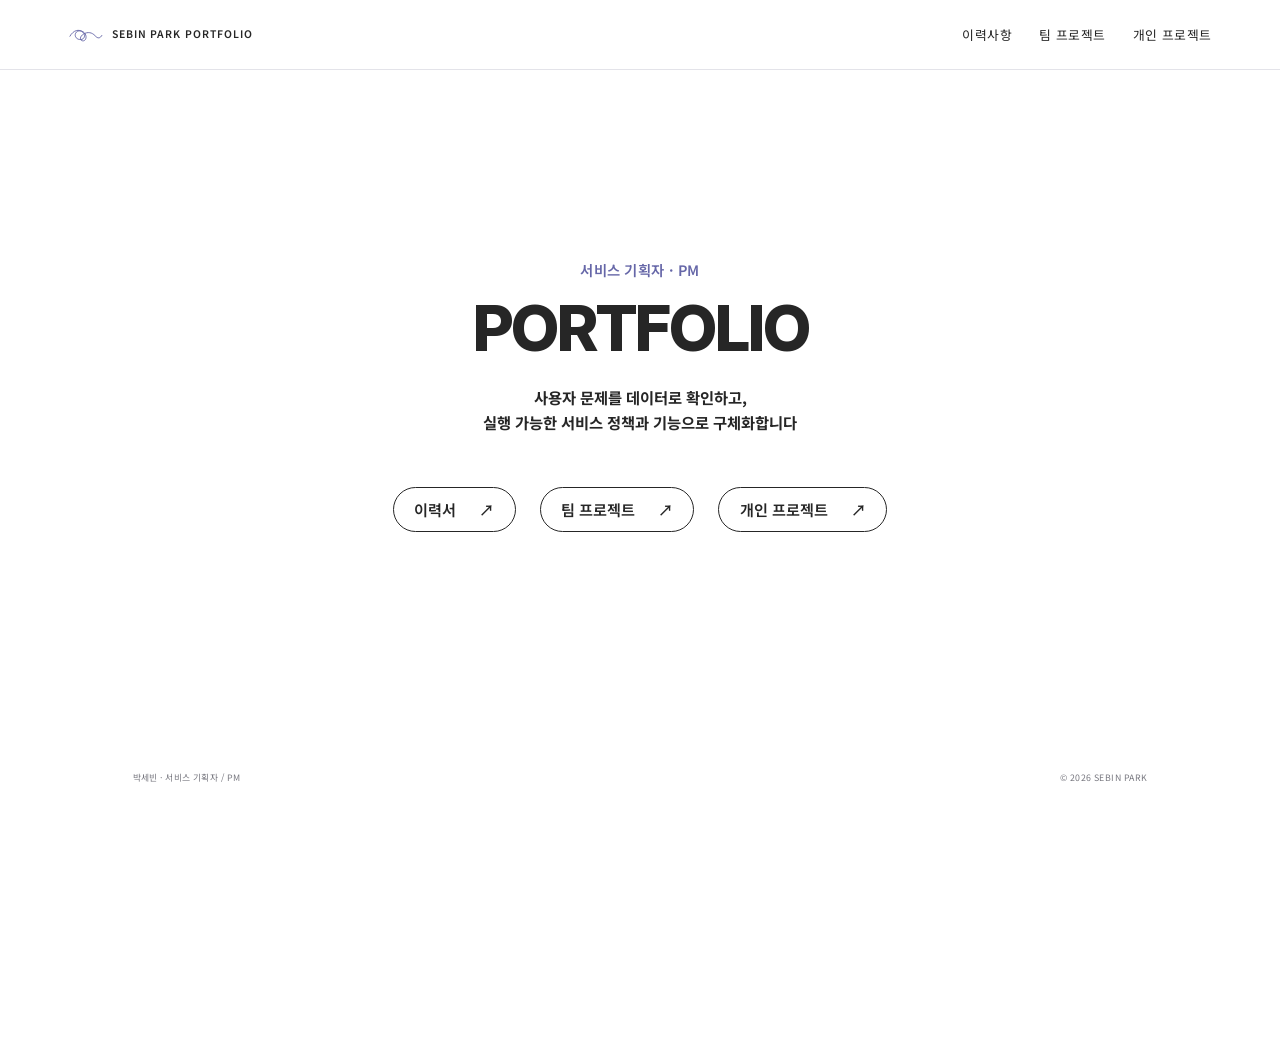
<file: site/index.html>
<!doctype html>
<html lang="ko">
<head>
  <meta charset="UTF-8"><meta name="viewport" content="width=device-width,initial-scale=1.0">
  <meta name="description" content="SEBIN PARK — Service Planner / PM"><title>SEBIN PARK — Service Planner / PM</title>
  <link rel="preconnect" href="https://fonts.googleapis.com"><link rel="preconnect" href="https://fonts.gstatic.com" crossorigin>
  <link href="https://fonts.googleapis.com/css2?family=Cormorant+Garamond:ital,wght@0,500;1,500&family=Noto+Sans+KR:wght@400;500;600;700&display=swap" rel="stylesheet"><link rel="stylesheet" href="./styles.css?v=21">
</head>
<body class="site-scale">
  <header class="site-header" data-header>
    <a class="brand" href="./index.html" aria-label="SEBIN PARK PORTFOLIO 홈"><svg class="brand-mark" viewBox="0 0 220 92" aria-hidden="true"><path pathLength="1" d="M6 54C29 13 66 5 91 28C111 47 101 74 78 76C52 78 34 56 43 35C54 11 91 15 105 37C120 61 108 88 88 84C66 80 73 53 95 40C123 23 151 29 171 51C190 72 204 68 215 49"/></svg><span>SEBIN PARK PORTFOLIO</span></a>
    <button class="menu-button" type="button" aria-expanded="false" aria-controls="site-nav">MENU</button>
    <nav id="site-nav" class="site-nav" aria-label="주요 메뉴"><a href="./about.html">이력사항</a><a href="./projects.html">팀 프로젝트</a><a href="./lab.html">개인 프로젝트</a></nav>
  </header>
  <main id="top">
    <section class="hero hero-portfolio section-shell">
      <div class="hero-copy reveal"><p class="eyebrow">서비스 기획자 · PM</p><h1>PORTFOLIO</h1><p class="hero-statement">사용자 문제를 데이터로 확인하고,<br>실행 가능한 서비스 정책과 기능으로 구체화합니다</p><nav class="hero-actions portfolio-actions" aria-label="포트폴리오 바로가기"><a class="button button-dark" href="./about.html">이력서 <span>↗</span></a><a class="button button-light" href="./projects.html">팀 프로젝트 <span>↗</span></a><a class="button button-light" href="./lab.html">개인 프로젝트 <span>↗</span></a></nav></div>
    </section>
  </main>
  <footer class="site-footer section-shell"><span>박세빈 · 서비스 기획자 / PM</span><span>© 2026 SEBIN PARK</span></footer><script src="./script.js?v=2"></script>
</body></html>
</file>
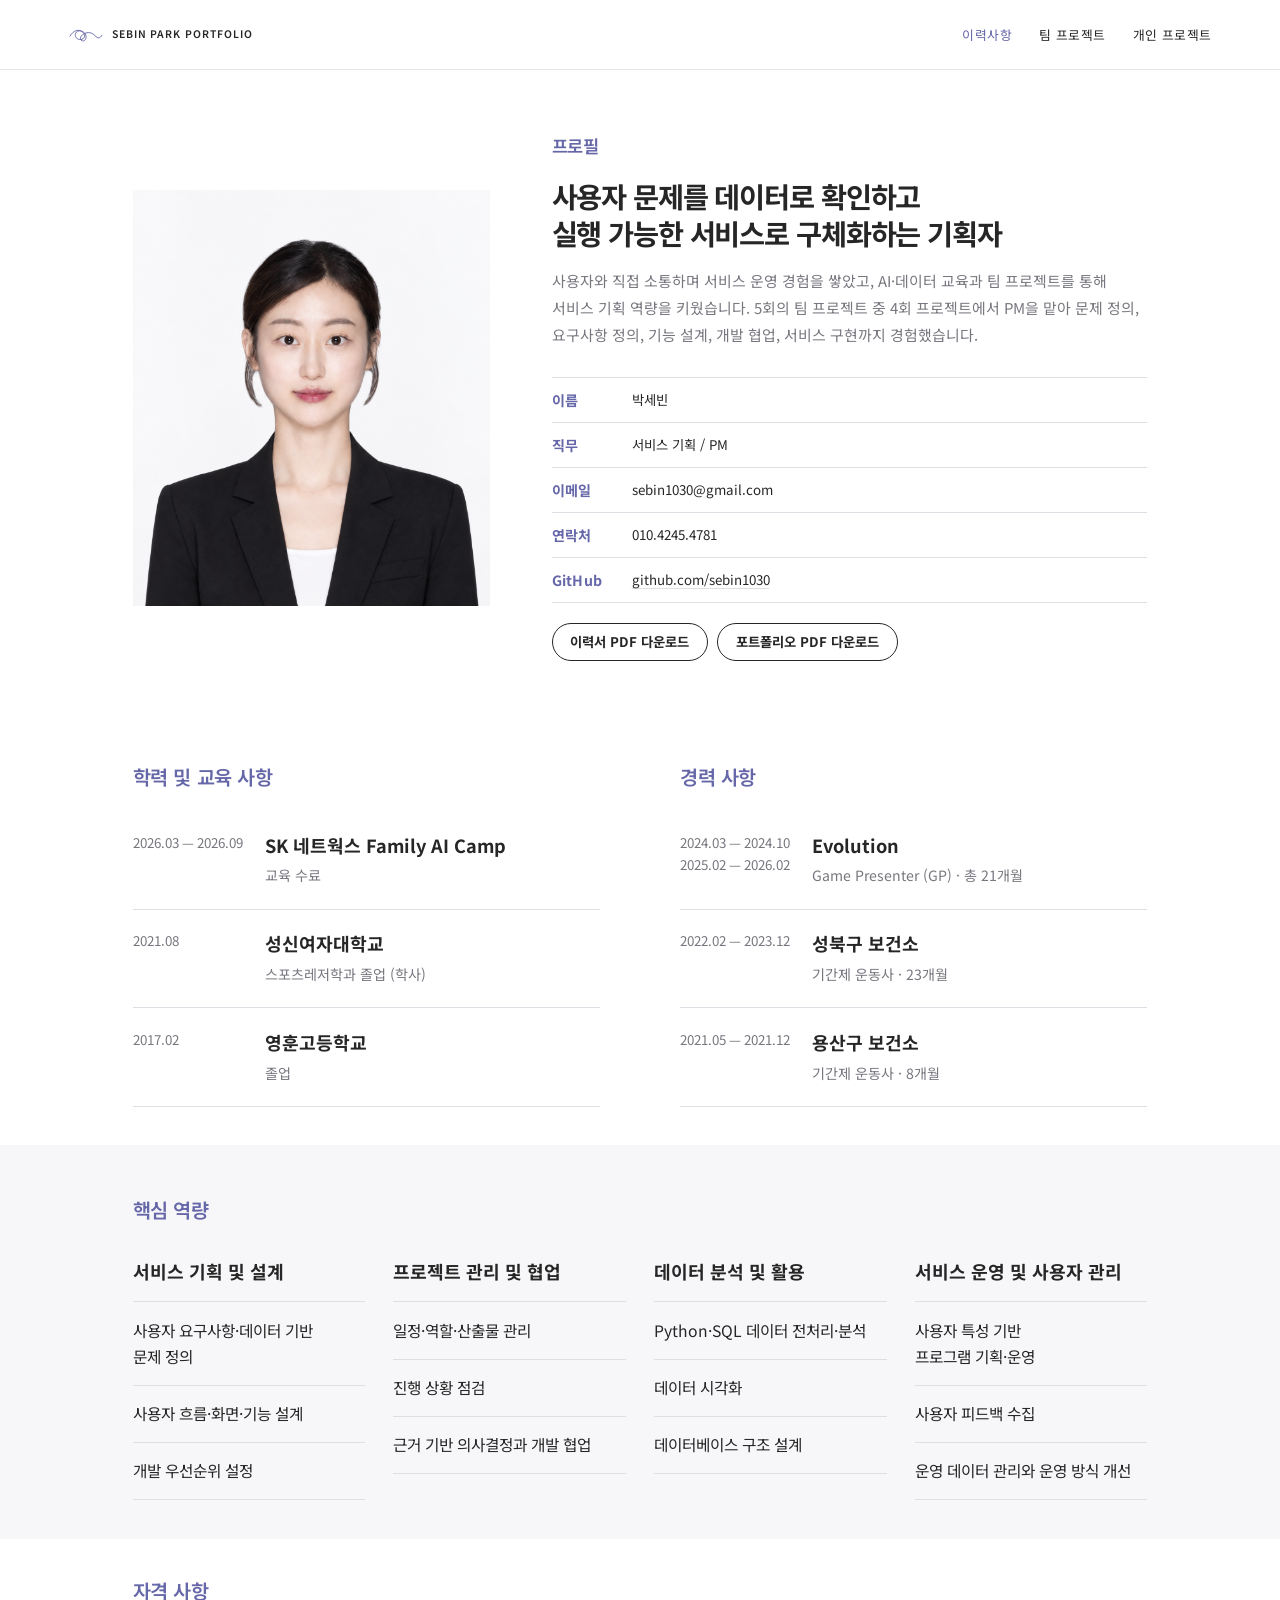
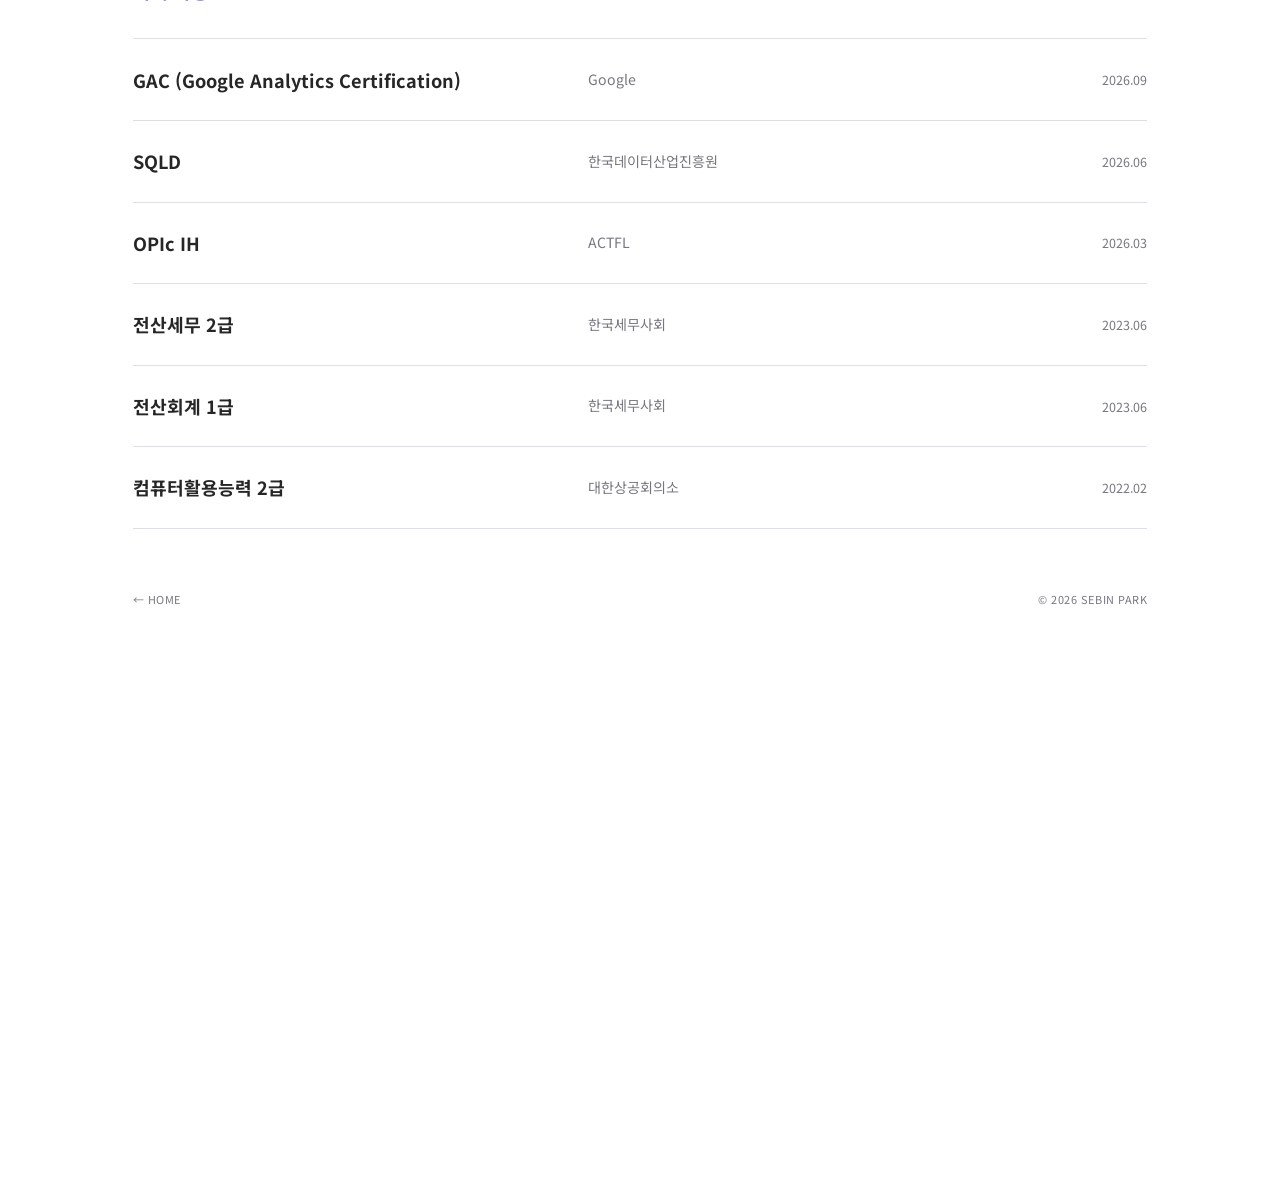
<file: site/about.html>
<!doctype html>
<html lang="ko">
<head>
  <meta charset="UTF-8"><meta name="viewport" content="width=device-width,initial-scale=1.0">
  <meta name="description" content="서비스 기획자 박세빈의 학력, 경력, 자격 및 핵심 역량"><title>ABOUT — SEBIN PARK</title>
  <link rel="preconnect" href="https://fonts.googleapis.com"><link rel="preconnect" href="https://fonts.gstatic.com" crossorigin>
  <link href="https://fonts.googleapis.com/css2?family=Cormorant+Garamond:ital,wght@0,500;1,500&family=Noto+Sans+KR:wght@400;500;600;700&display=swap" rel="stylesheet"><link rel="stylesheet" href="./styles.css?v=25">
</head>
<body class="about-page">
  <header class="site-header" data-header><a class="brand" href="./index.html"><svg class="brand-mark" viewBox="0 0 220 92" aria-hidden="true"><path pathLength="1" d="M6 54C29 13 66 5 91 28C111 47 101 74 78 76C52 78 34 56 43 35C54 11 91 15 105 37C120 61 108 88 88 84C66 80 73 53 95 40C123 23 151 29 171 51C190 72 204 68 215 49"/></svg><span>SEBIN PARK PORTFOLIO</span></a><button class="menu-button" type="button" aria-expanded="false" aria-controls="site-nav">MENU</button><nav id="site-nav" class="site-nav"><a class="is-active" href="./about.html">이력사항</a><a href="./projects.html">팀 프로젝트</a><a href="./lab.html">개인 프로젝트</a></nav></header>
  <main>
    <section class="resume-profile section-shell">
      <figure class="about-photo"><img src="./assets/park-sebin-portrait.png" alt="박세빈 프로필 사진"></figure>
      <div class="resume-intro"><p class="section-label">프로필</p><h2>사용자 문제를 데이터로 확인하고<br><span>실행 가능한 서비스로 구체화하는 기획자</span></h2><p>사용자와 직접 소통하며 서비스 운영 경험을 쌓았고, AI·데이터 교육과 팀 프로젝트를 통해 서비스 기획 역량을 키웠습니다. 5회의 팀 프로젝트 중 4회 프로젝트에서 PM을 맡아 문제 정의, 요구사항 정의, 기능 설계, 개발 협업, 서비스 구현까지 경험했습니다.</p><dl><div><dt>이름</dt><dd>박세빈</dd></div><div><dt>직무</dt><dd>서비스 기획 / PM</dd></div><div><dt>이메일</dt><dd><a href="mailto:sebin1030@gmail.com">sebin1030@gmail.com</a></dd></div><div><dt>연락처</dt><dd><a href="tel:01042454781">010.4245.4781</a></dd></div>
        <div><dt>GitHub</dt><dd><a class="profile-resource" href="https://github.com/sebin1030" target="_blank" rel="noopener noreferrer">github.com/sebin1030<span class="sr-only"> (새 탭)</span></a></dd></div>
        </dl><div class="profile-downloads"><a href="./assets/documents/resume_SebinPark.pdf" download>이력서 PDF 다운로드</a><a href="./assets/documents/portfolio_SebinPark.pdf" download>포트폴리오 PDF 다운로드</a></div></div>
    </section>
    <section class="resume-body section-shell section-pad">
      <div class="resume-column"><p class="section-label">학력 및 교육 사항</p><article><time>2026.03 — 2026.09</time><div><h3>SK 네트웍스 Family AI Camp</h3><p>교육 수료</p></div></article><article><time>2021.08</time><div><h3>성신여자대학교</h3><p>스포츠레저학과 졸업 (학사)</p></div></article><article><time>2017.02</time><div><h3>영훈고등학교</h3><p>졸업</p></div></article></div>
      <div class="resume-column"><p class="section-label">경력 사항</p><article><time>2024.03 — 2024.10<br>2025.02 — 2026.02</time><div><h3>Evolution</h3><p>Game Presenter (GP) · 총 21개월</p></div></article><article><time>2022.02 — 2023.12</time><div><h3>성북구 보건소</h3><p>기간제 운동사 · 23개월</p></div></article><article><time>2021.05 — 2021.12</time><div><h3>용산구 보건소</h3><p>기간제 운동사 · 8개월</p></div></article></div>
    </section>
    <section class="certifications section-shell section-pad"><p class="section-label">자격 사항</p><div class="cert-list"><article><div><h3>GAC (Google Analytics Certification)</h3><p>Google</p></div><time>2026.09</time></article><article><div><h3>SQLD</h3><p>한국데이터산업진흥원</p></div><time>2026.06</time></article><article><div><h3>OPIc IH</h3><p>ACTFL</p></div><time>2026.03</time></article><article><div><h3>전산세무 2급</h3><p>한국세무사회</p></div><time>2023.06</time></article><article><div><h3>전산회계 1급</h3><p>한국세무사회</p></div><time>2023.06</time></article><article><div><h3>컴퓨터활용능력 2급</h3><p>대한상공회의소</p></div><time>2022.02</time></article></div></section>
    <section class="skills-section"><div class="section-shell"><p class="section-label">핵심 역량</p><div class="skills-grid"><article><h3>서비스 기획 및 설계</h3><ul><li>사용자 요구사항·데이터 기반<br>문제 정의</li><li>사용자 흐름·화면·기능 설계</li><li>개발 우선순위 설정</li></ul></article><article><h3>프로젝트 관리 및 협업</h3><ul><li>일정·역할·산출물 관리</li><li>진행 상황 점검</li><li>근거 기반 의사결정과 개발 협업</li></ul></article><article><h3>데이터 분석 및 활용</h3><ul><li>Python·SQL 데이터 전처리·분석</li><li>데이터 시각화</li><li>데이터베이스 구조 설계</li></ul></article><article><h3>서비스 운영 및 사용자 관리</h3><ul><li>사용자 특성 기반<br>프로그램 기획·운영</li><li>사용자 피드백 수집</li><li>운영 데이터 관리와 운영 방식 개선</li></ul></article></div></div></section>
  </main>
  <footer class="site-footer section-shell"><a href="./index.html">← HOME</a><span>© 2026 SEBIN PARK</span></footer><script src="./script.js?v=3"></script>
</body>
</html>
</file>
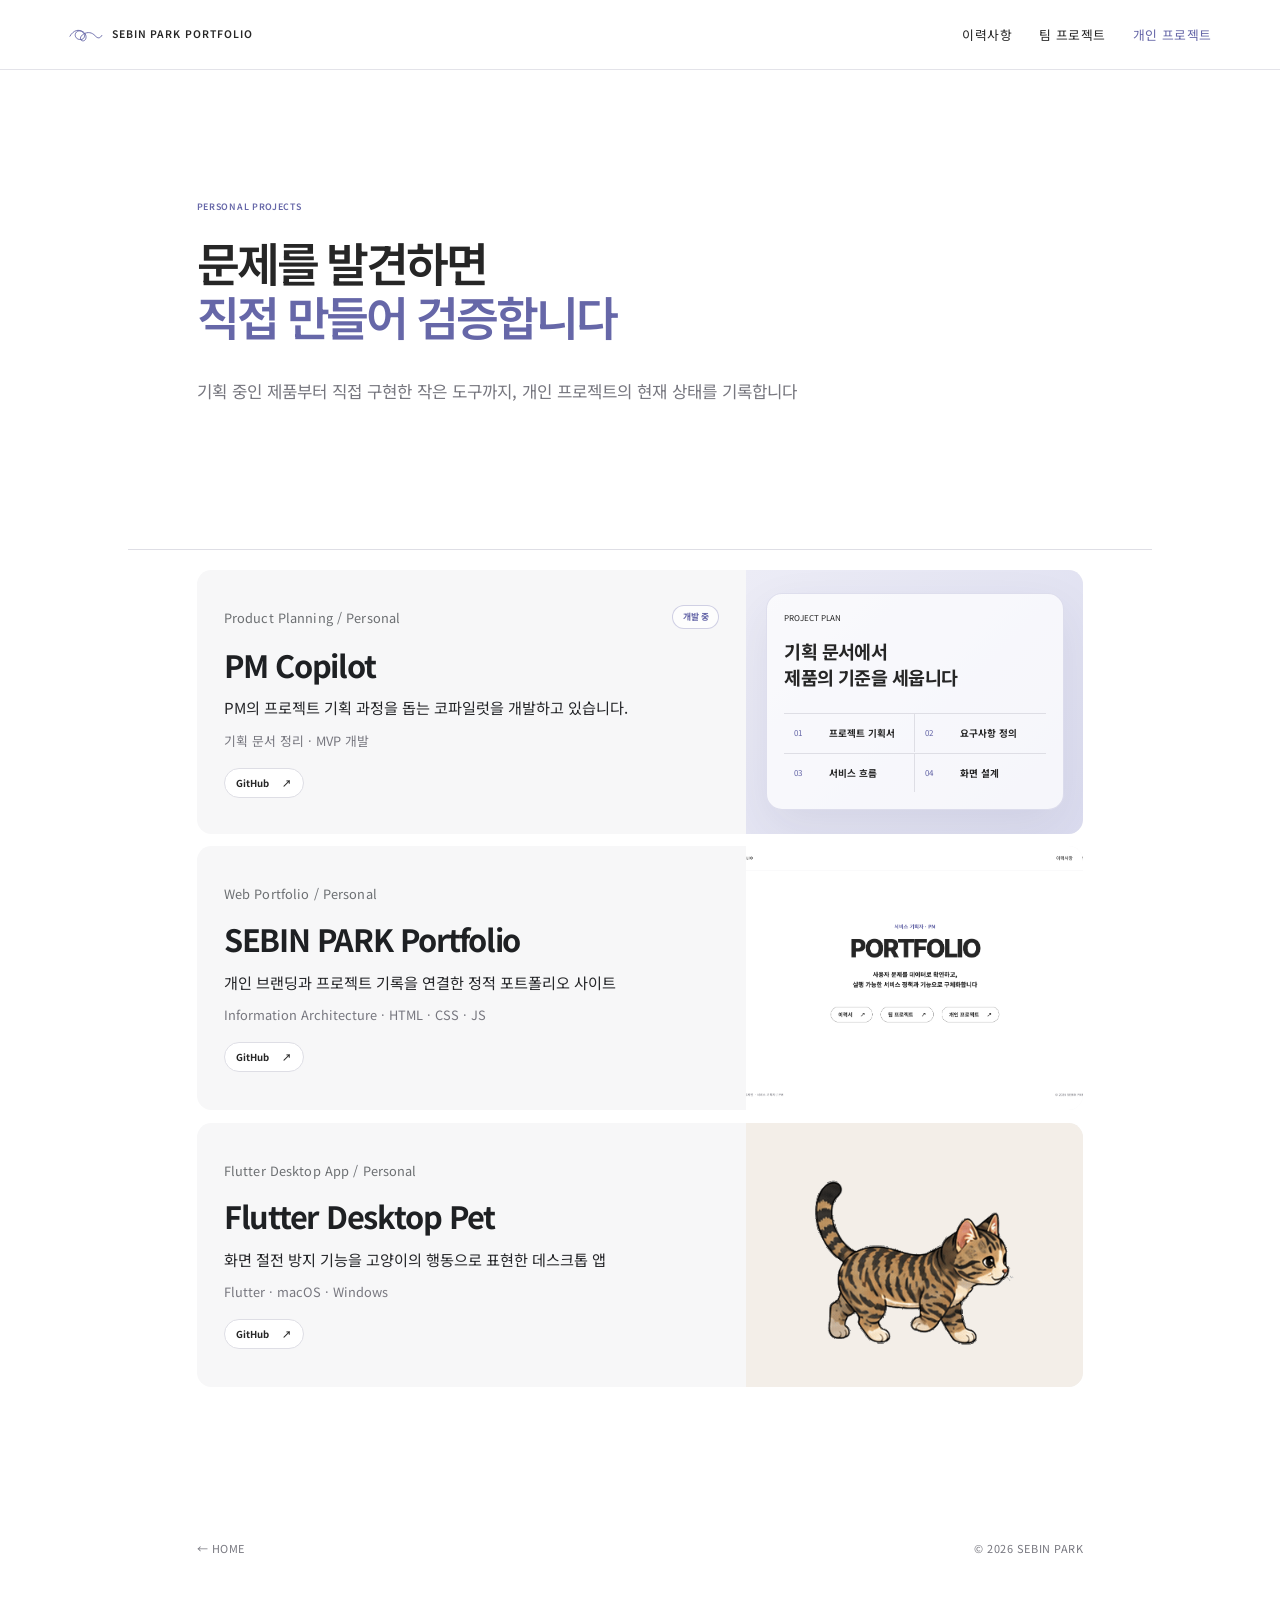
<file: site/lab.html>
<!doctype html><html lang="ko"><head><meta charset="UTF-8"><meta name="viewport" content="width=device-width,initial-scale=1.0"><meta name="description" content="박세빈의 개인 프로젝트"><title>PERSONAL PROJECTS — SEBIN PARK</title><link rel="preconnect" href="https://fonts.googleapis.com"><link rel="preconnect" href="https://fonts.gstatic.com" crossorigin><link href="https://fonts.googleapis.com/css2?family=Cormorant+Garamond:ital,wght@0,500;1,500&family=Noto+Sans+KR:wght@400;500;600;700&display=swap" rel="stylesheet"><link rel="stylesheet" href="./styles.css?v=48"></head>
<body class="lab-page"><header class="site-header" data-header><a class="brand" href="./index.html"><svg class="brand-mark" viewBox="0 0 220 92" aria-hidden="true"><path pathLength="1" d="M6 54C29 13 66 5 91 28C111 47 101 74 78 76C52 78 34 56 43 35C54 11 91 15 105 37C120 61 108 88 88 84C66 80 73 53 95 40C123 23 151 29 171 51C190 72 204 68 215 49"/></svg><span>SEBIN PARK PORTFOLIO</span></a><button class="menu-button" type="button" aria-expanded="false" aria-controls="site-nav">MENU</button><nav id="site-nav" class="site-nav"><a href="./about.html">이력사항</a><a href="./projects.html">팀 프로젝트</a><a class="is-active" href="./lab.html">개인 프로젝트</a></nav></header>
<main><section class="page-hero section-shell"><p class="section-label">PERSONAL PROJECTS</p><h1>문제를 발견하면<br><em>직접 만들어 검증합니다</em></h1><p>기획 중인 제품부터 직접 구현한 작은 도구까지, 개인 프로젝트의 현재 상태를 기록합니다</p></section>
<section class="selected-projects lab-projects section-pad" aria-label="개인 프로젝트 목록"><div class="selected-projects-grid section-shell">
  <article class="selected-card selected-featured lab-project-card"><div class="selected-copy"><div class="selected-kicker">Product Planning / Personal <strong class="project-status">개발 중</strong></div><h3>PM Copilot</h3><p class="selected-summary">PM의 프로젝트 기획 과정을 돕는 코파일럿을 개발하고 있습니다.</p><p class="selected-meta">기획 문서 정리 · MVP 개발</p><a class="project-card-link" href="https://github.com/sebin1030/PM_Copilot" target="_blank" rel="noopener noreferrer">GitHub <span aria-hidden="true">↗</span></a></div><div class="selected-visual selected-pm-plan"><div class="pm-plan-visual" aria-label="PM Copilot 기획 문서 구성"><span>PROJECT PLAN</span><strong>기획 문서에서<br>제품의 기준을 세웁니다</strong><div><i>01</i><b>프로젝트 기획서</b></div><div><i>02</i><b>요구사항 정의</b></div><div><i>03</i><b>서비스 흐름</b></div><div><i>04</i><b>화면 설계</b></div></div></div></article>
  <article class="selected-card selected-secondary lab-project-card"><div class="selected-copy"><p class="selected-kicker">Web Portfolio / Personal</p><h3>SEBIN PARK Portfolio</h3><p class="selected-summary">개인 브랜딩과 프로젝트 기록을 연결한 정적 포트폴리오 사이트</p><p class="selected-meta">Information Architecture · HTML · CSS · JS</p><a class="project-card-link" href="https://github.com/sebin1030/PortfolioWebsite" target="_blank" rel="noopener noreferrer">GitHub <span aria-hidden="true">↗</span></a></div><div class="selected-visual selected-personal-image"><img src="./assets/personal-portfolio-cover.png" alt="SEBIN PARK 포트폴리오 메인 화면" loading="lazy"></div></article>
  <article class="selected-card selected-secondary lab-project-card"><div class="selected-copy"><p class="selected-kicker">Flutter Desktop App / Personal</p><h3>Flutter Desktop Pet</h3><p class="selected-summary">화면 절전 방지 기능을 고양이의 행동으로 표현한 데스크톱 앱</p><p class="selected-meta">Flutter · macOS · Windows</p><a class="project-card-link" href="https://github.com/sebin1030/desktop_cat" target="_blank" rel="noopener noreferrer">GitHub <span aria-hidden="true">↗</span></a></div><div class="selected-visual selected-personal-image selected-cat-image"><img src="./assets/desktop-cat-walk-yawn.gif" alt="걷다가 하품하는 Flutter Desktop Pet 고양이" loading="lazy"></div></article>
</div>
</section></main>
<footer class="site-footer section-shell"><a href="./index.html">← HOME</a><span>© 2026 SEBIN PARK</span></footer><script src="./script.js"></script></body></html>
</file>
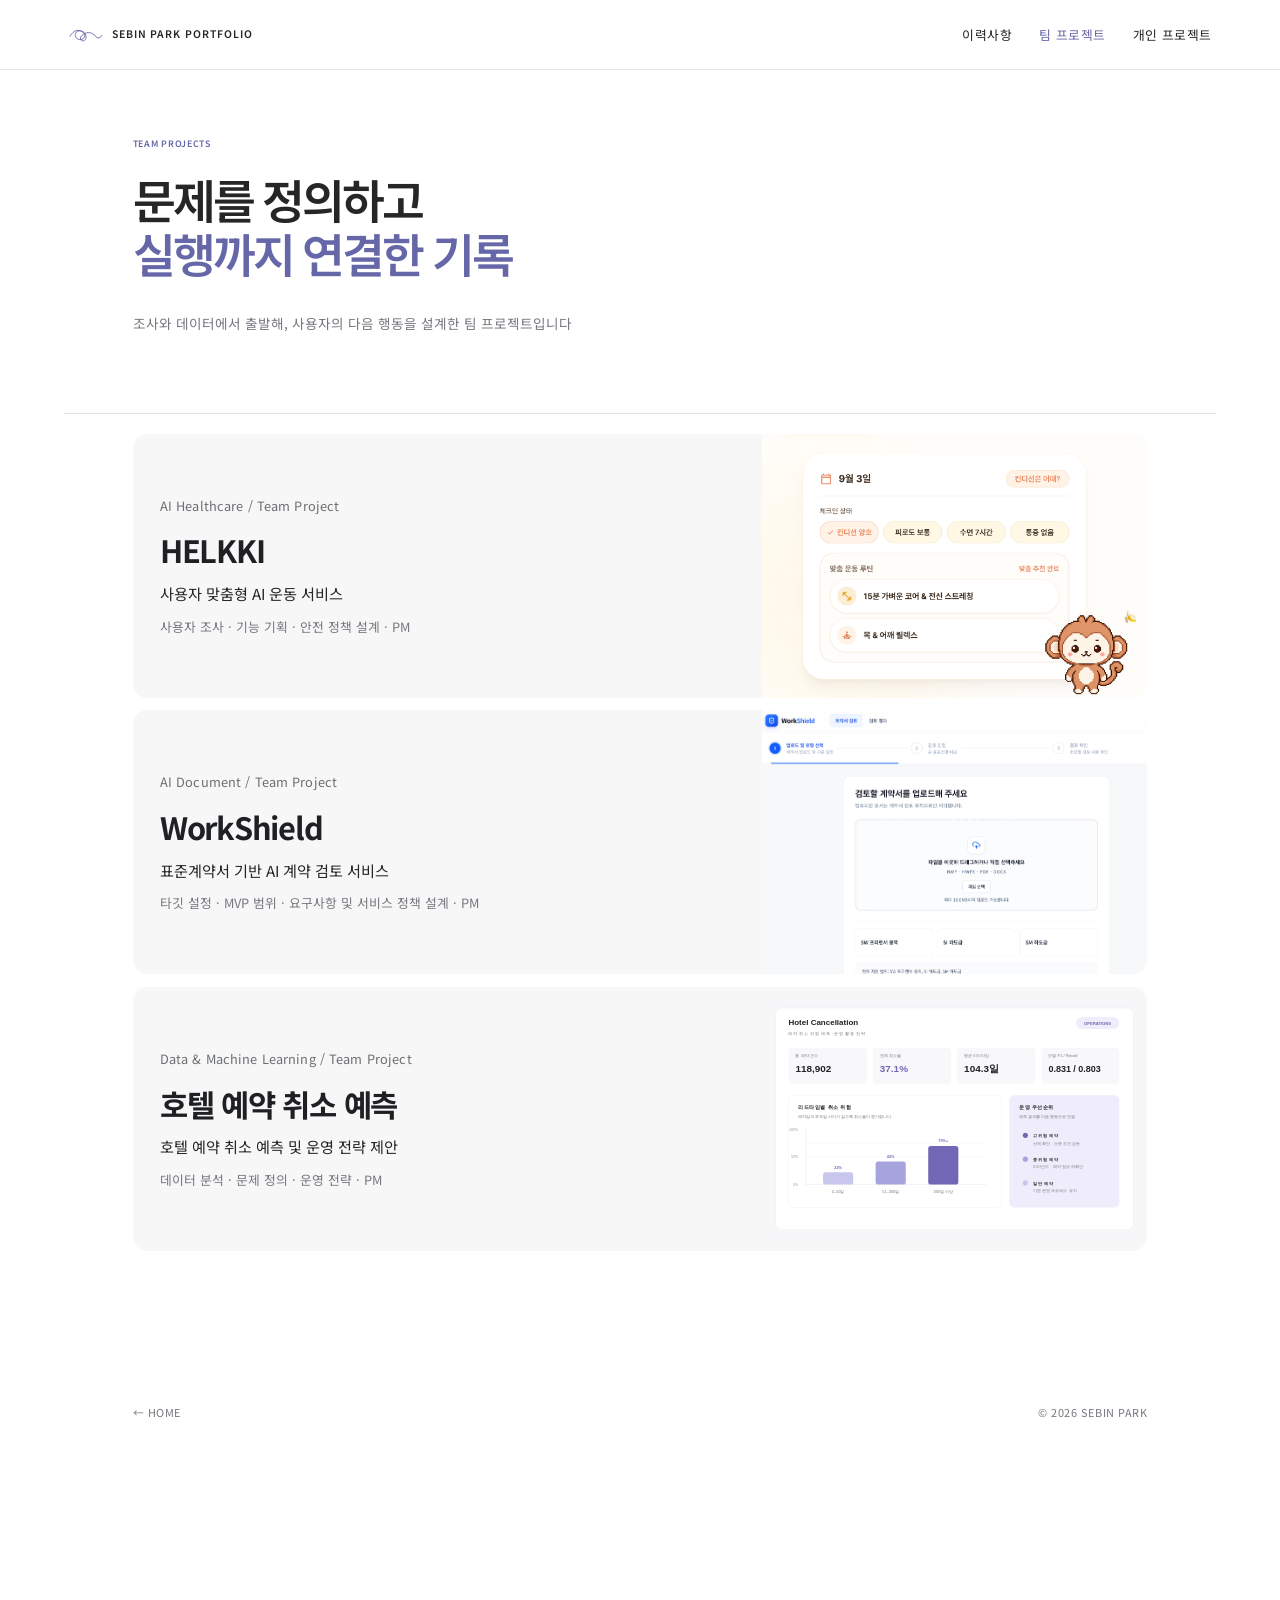
<file: site/projects.html>
<!doctype html>
<html lang="ko">
<head>
  <meta charset="UTF-8"><meta name="viewport" content="width=device-width,initial-scale=1.0">
  <meta name="description" content="박세빈의 팀 프로젝트 포트폴리오"><title>TEAM PROJECTS — SEBIN PARK</title>
  <link rel="preconnect" href="https://fonts.googleapis.com"><link rel="preconnect" href="https://fonts.gstatic.com" crossorigin>
  <link href="https://fonts.googleapis.com/css2?family=Cormorant+Garamond:ital,wght@0,500;1,500&family=Noto+Sans+KR:wght@400;500;600;700&display=swap" rel="stylesheet"><link rel="stylesheet" href="./styles.css?v=47">
</head>
<body class="projects-page site-scale">
  <header class="site-header" data-header>
    <a class="brand" href="./index.html" aria-label="SEBIN PARK PORTFOLIO 홈"><svg class="brand-mark" viewBox="0 0 220 92" aria-hidden="true"><path pathLength="1" d="M6 54C29 13 66 5 91 28C111 47 101 74 78 76C52 78 34 56 43 35C54 11 91 15 105 37C120 61 108 88 88 84C66 80 73 53 95 40C123 23 151 29 171 51C190 72 204 68 215 49"/></svg><span>SEBIN PARK PORTFOLIO</span></a>
    <button class="menu-button" type="button" aria-expanded="false" aria-controls="site-nav">MENU</button>
    <nav id="site-nav" class="site-nav" aria-label="주요 메뉴"><a href="./about.html">이력사항</a><a class="is-active" href="./projects.html">팀 프로젝트</a><a href="./lab.html">개인 프로젝트</a></nav>
  </header>
  <main>
    <section class="page-hero section-shell"><p class="section-label">TEAM PROJECTS</p><h1>문제를 정의하고<br><em>실행까지 연결한 기록</em></h1><p class="team-projects-intro">조사와 데이터에서 출발해, 사용자의 다음 행동을 설계한 팀 프로젝트입니다</p></section>
    <section id="projects" class="projects selected-projects section-pad">
      <div class="selected-projects-grid section-shell">
        <a class="selected-card selected-featured reveal" href="./projects/helkki.html"><div class="selected-copy"><p class="selected-kicker">AI Healthcare / Team Project</p><h3>HELKKI</h3><p class="selected-summary">사용자 맞춤형 AI 운동 서비스</p><p class="selected-meta">사용자 조사 · 기능 기획 · 안전 정책 설계 · PM</p></div><div class="selected-visual selected-helkki"><img src="./assets/helkki-project-card.png" alt="HELKKI 맞춤 운동 루틴 화면" loading="lazy"></div></a>
        <a class="selected-card selected-secondary reveal" href="./projects/workshield.html"><div class="selected-copy"><p class="selected-kicker">AI Document / Team Project</p><h3>WorkShield</h3><p class="selected-summary">표준계약서 기반 AI 계약 검토 서비스</p><p class="selected-meta">타깃 설정 · MVP 범위 · 요구사항 및 서비스 정책 설계 · PM</p></div><div class="selected-visual selected-workshield"><img src="./assets/workshield-project-card.png" alt="WorkShield 계약서 검토 업로드 화면" loading="lazy"></div></a>
        <a class="selected-card selected-secondary reveal" href="./projects/hotel-cancellation.html"><div class="selected-copy"><p class="selected-kicker">Data &amp; Machine Learning / Team Project</p><h3>호텔 예약 취소 예측</h3><p class="selected-summary">호텔 예약 취소 예측 및 운영 전략 제안</p><p class="selected-meta">데이터 분석 · 문제 정의 · 운영 전략 · PM</p></div><div class="selected-visual selected-hotel"><img src="./assets/hotel-cancellation-dashboard.svg" alt="Hotel Cancellation 운영 대시보드" loading="lazy"></div></a>
      </div>
    </section>
  </main>
  <footer class="site-footer section-shell"><a href="./index.html">← HOME</a><span>© 2026 SEBIN PARK</span></footer><script src="./script.js"></script>
</body>
</html>
</file>
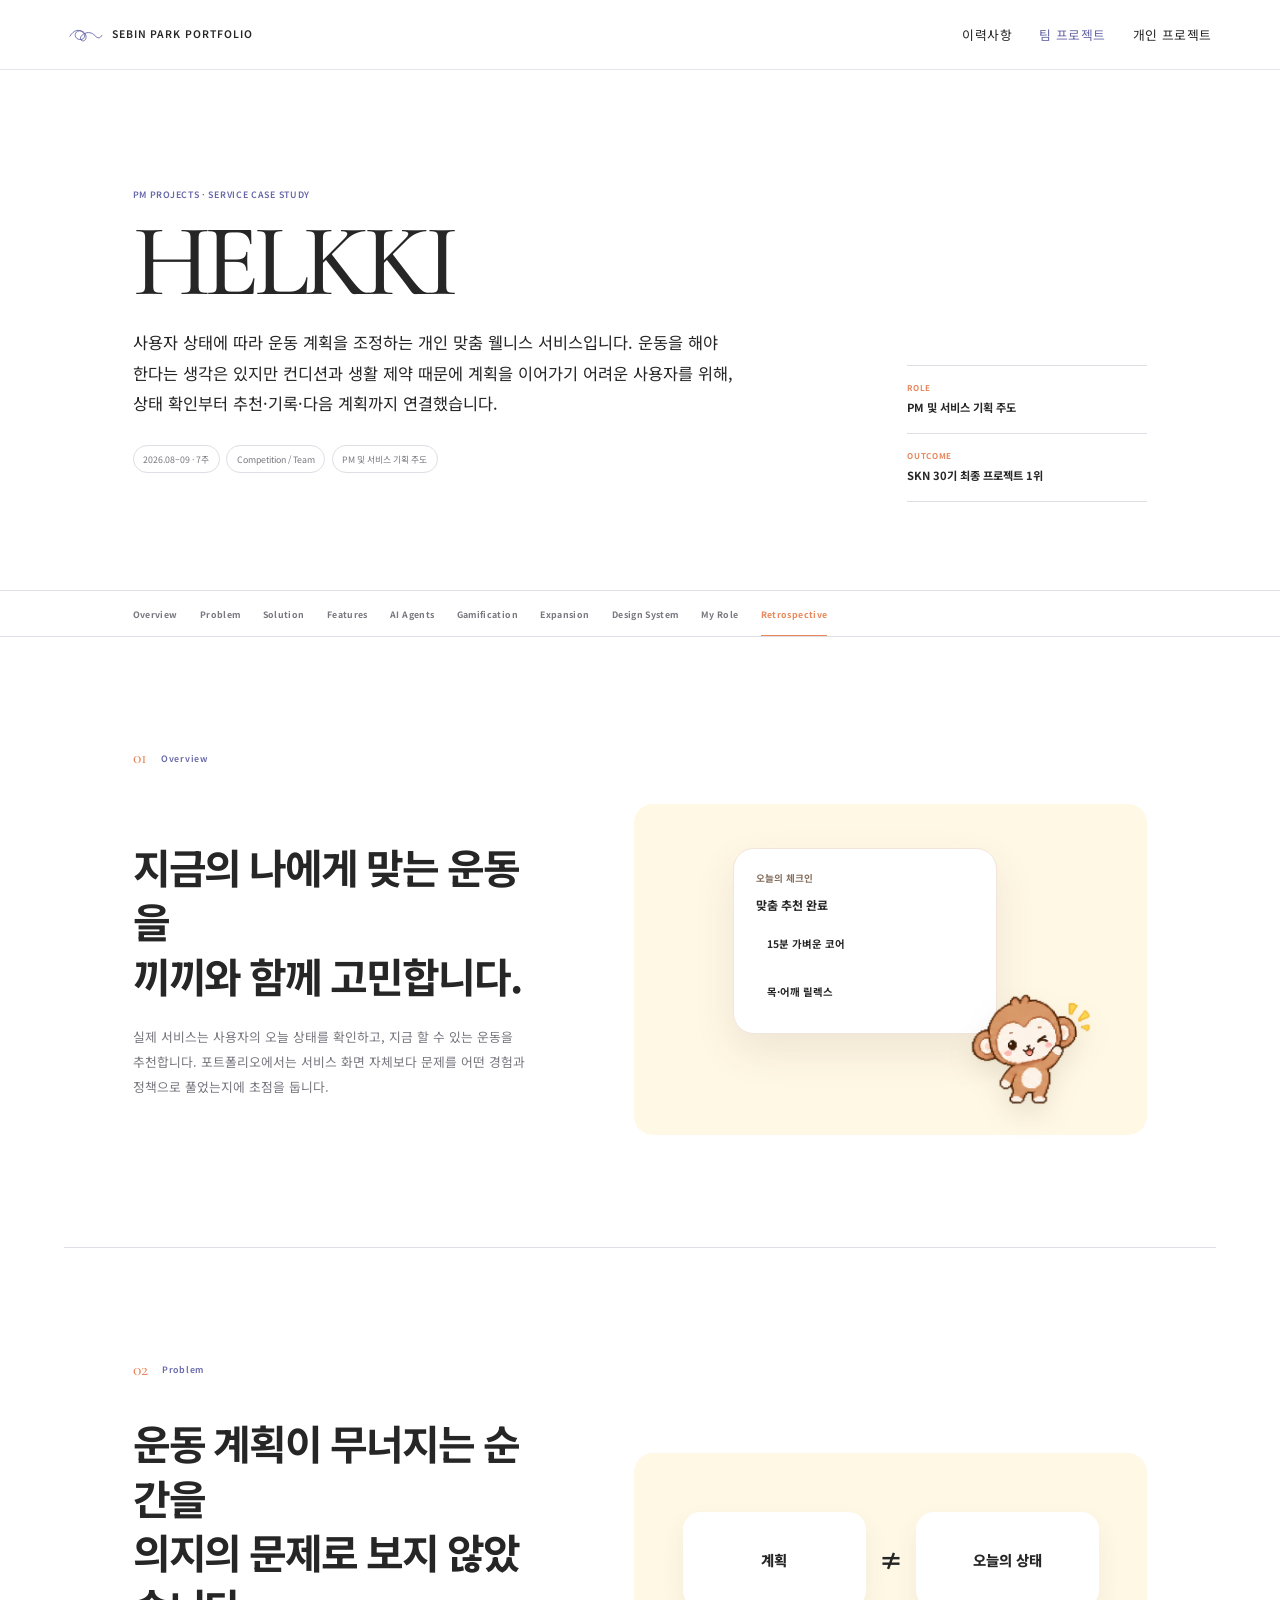
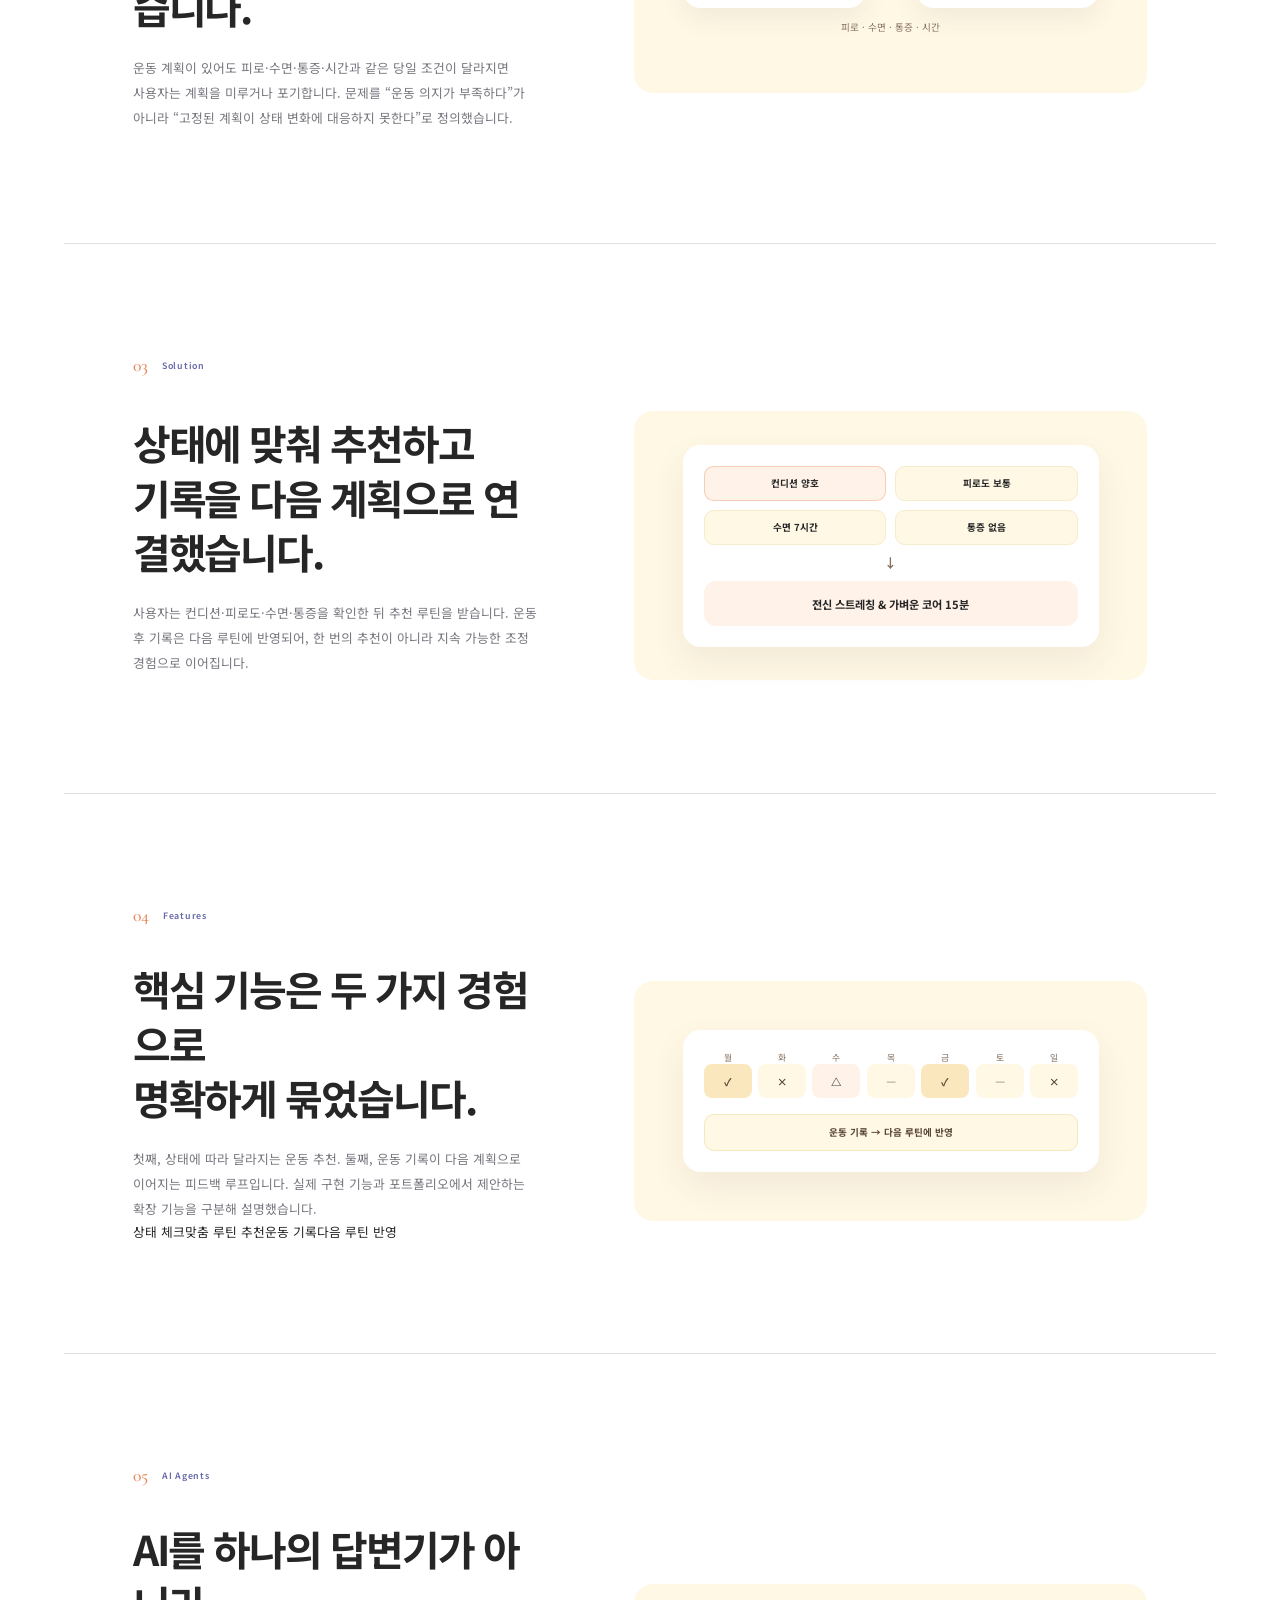
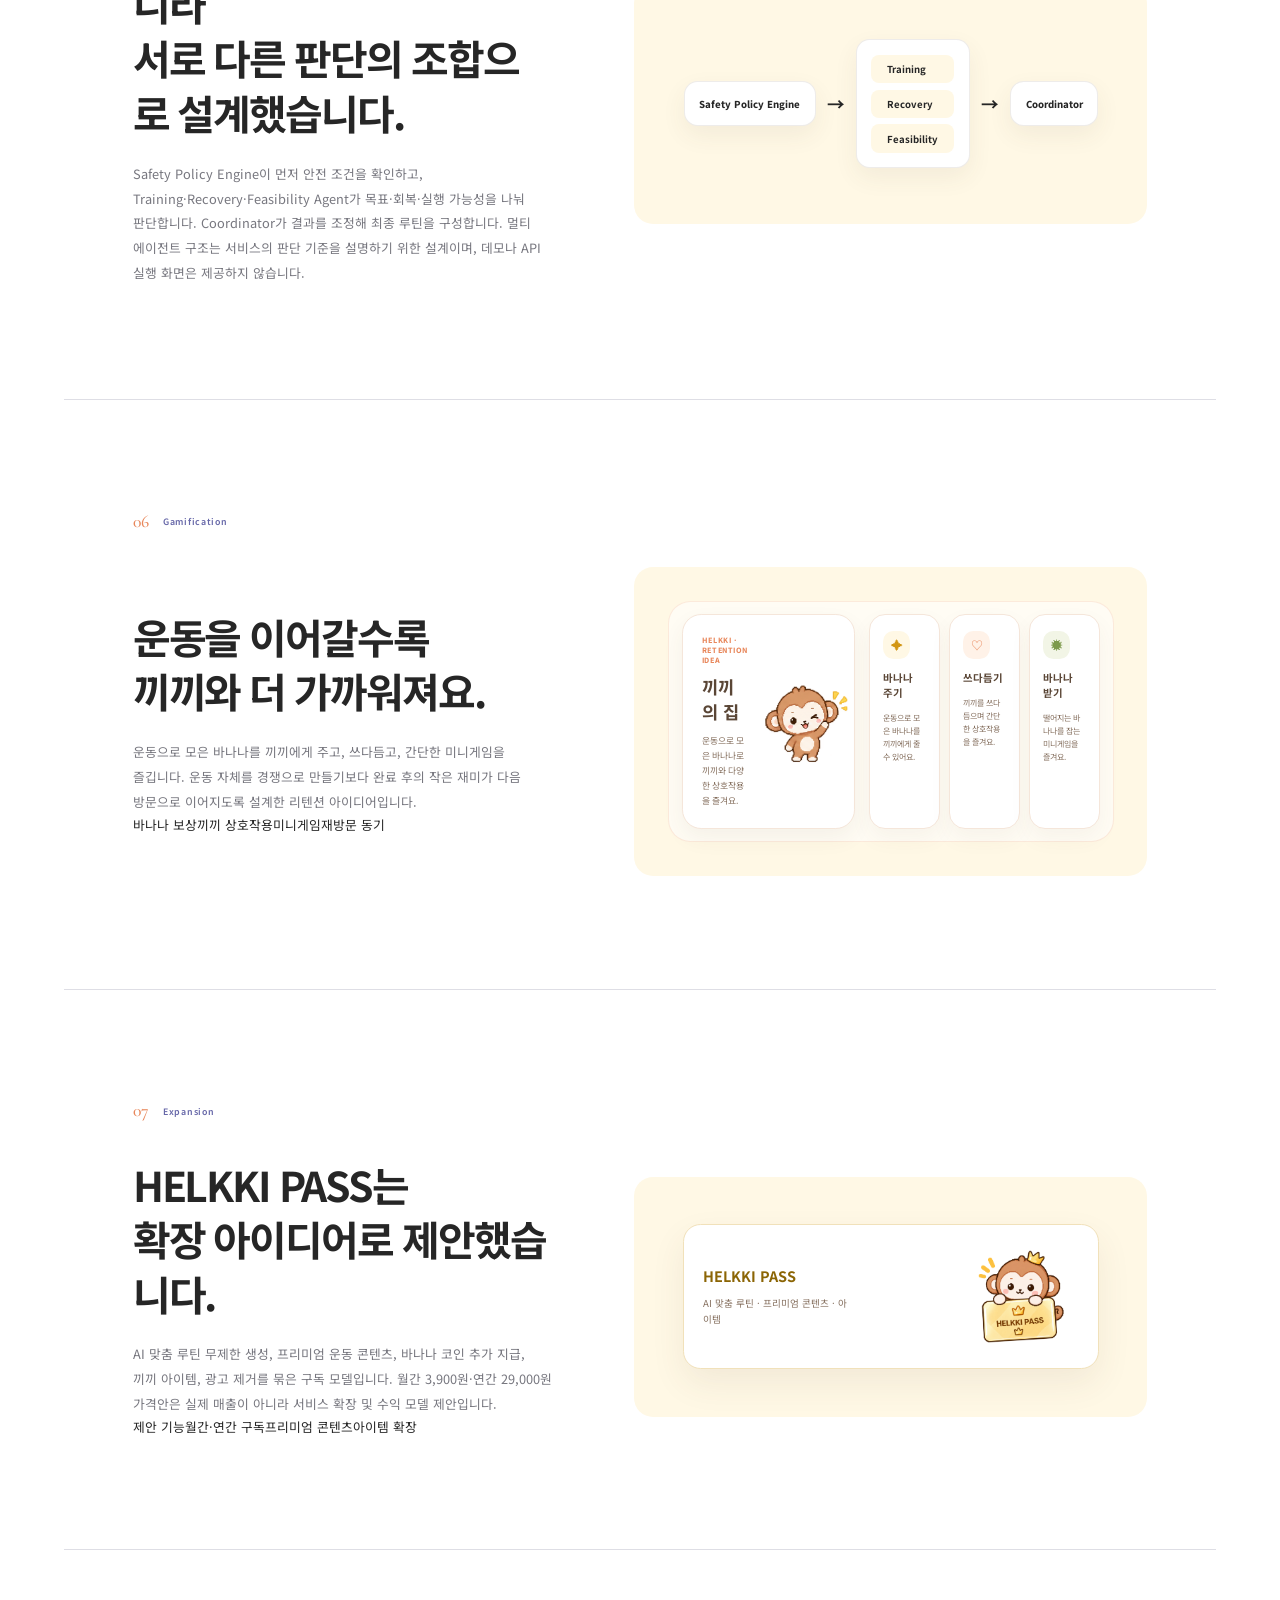
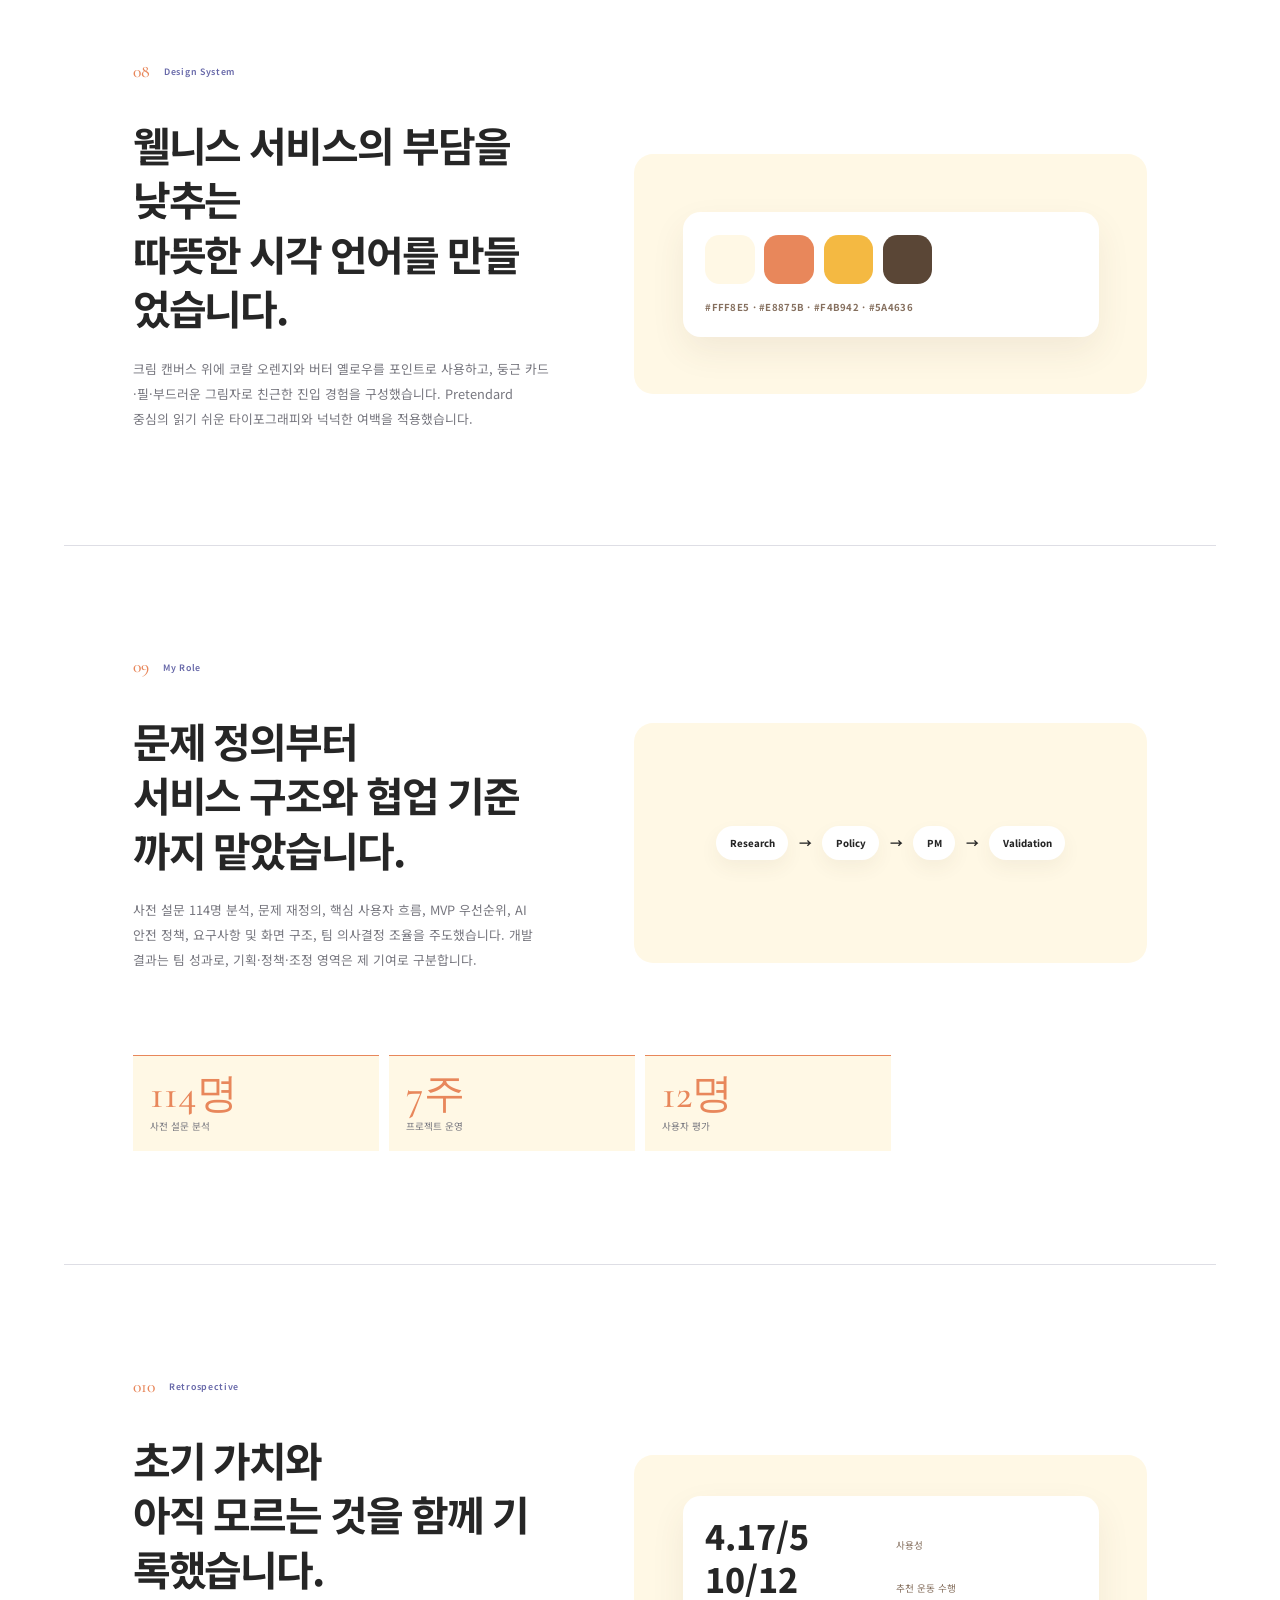
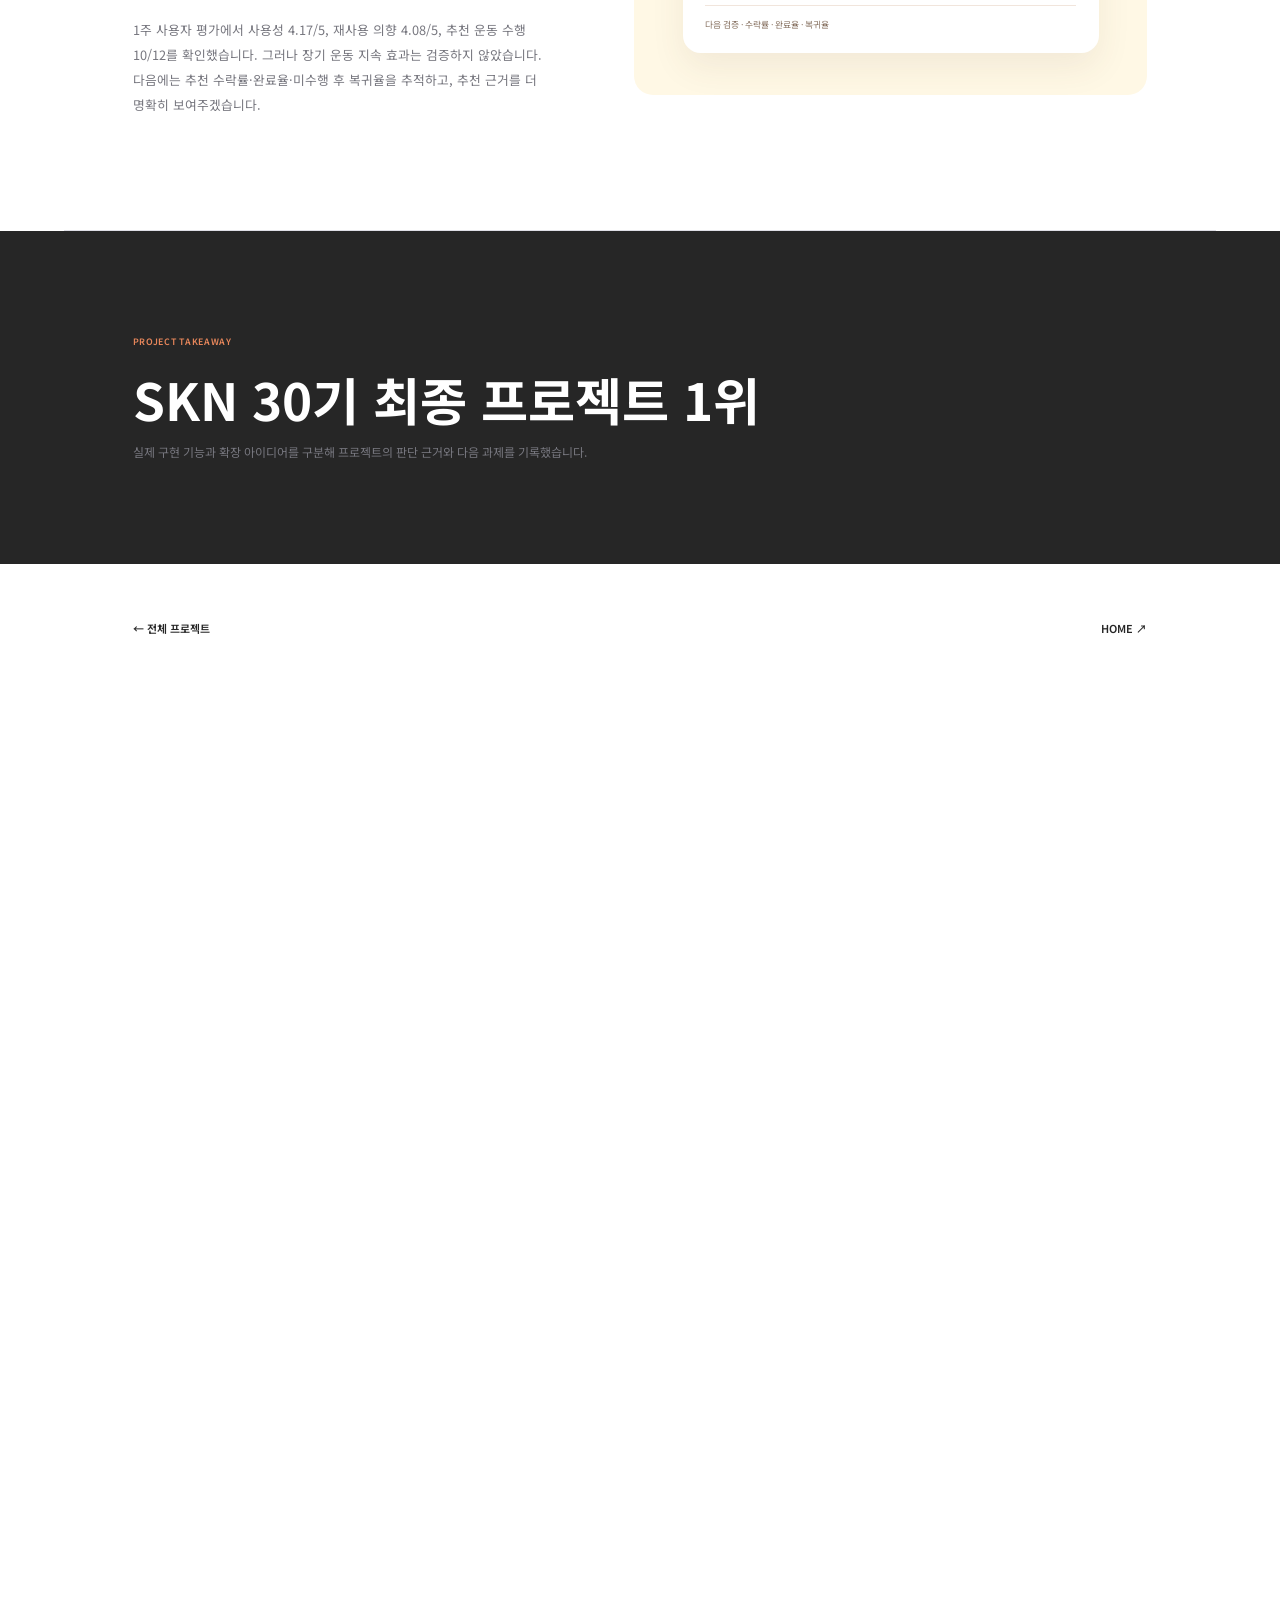
<file: site/projects/ev-seoul.html>
<!doctype html><html lang="ko"><head><meta charset="UTF-8"><meta name="viewport" content="width=device-width,initial-scale=1"><title>EV Seoul — SEBIN PARK</title><link rel="preconnect" href="https://fonts.googleapis.com"><link rel="preconnect" href="https://fonts.gstatic.com" crossorigin><link href="https://fonts.googleapis.com/css2?family=Cormorant+Garamond:wght@500&family=Noto+Sans+KR:wght@400;500;600;700&display=swap" rel="stylesheet"><link rel="stylesheet" href="../styles.css?v=30"></head><body data-project="ev"><main id="project-root"></main><script src="../project-detail-legacy.js?v=1"></script><script src="../script.js?v=3"></script></body></html>
</file>
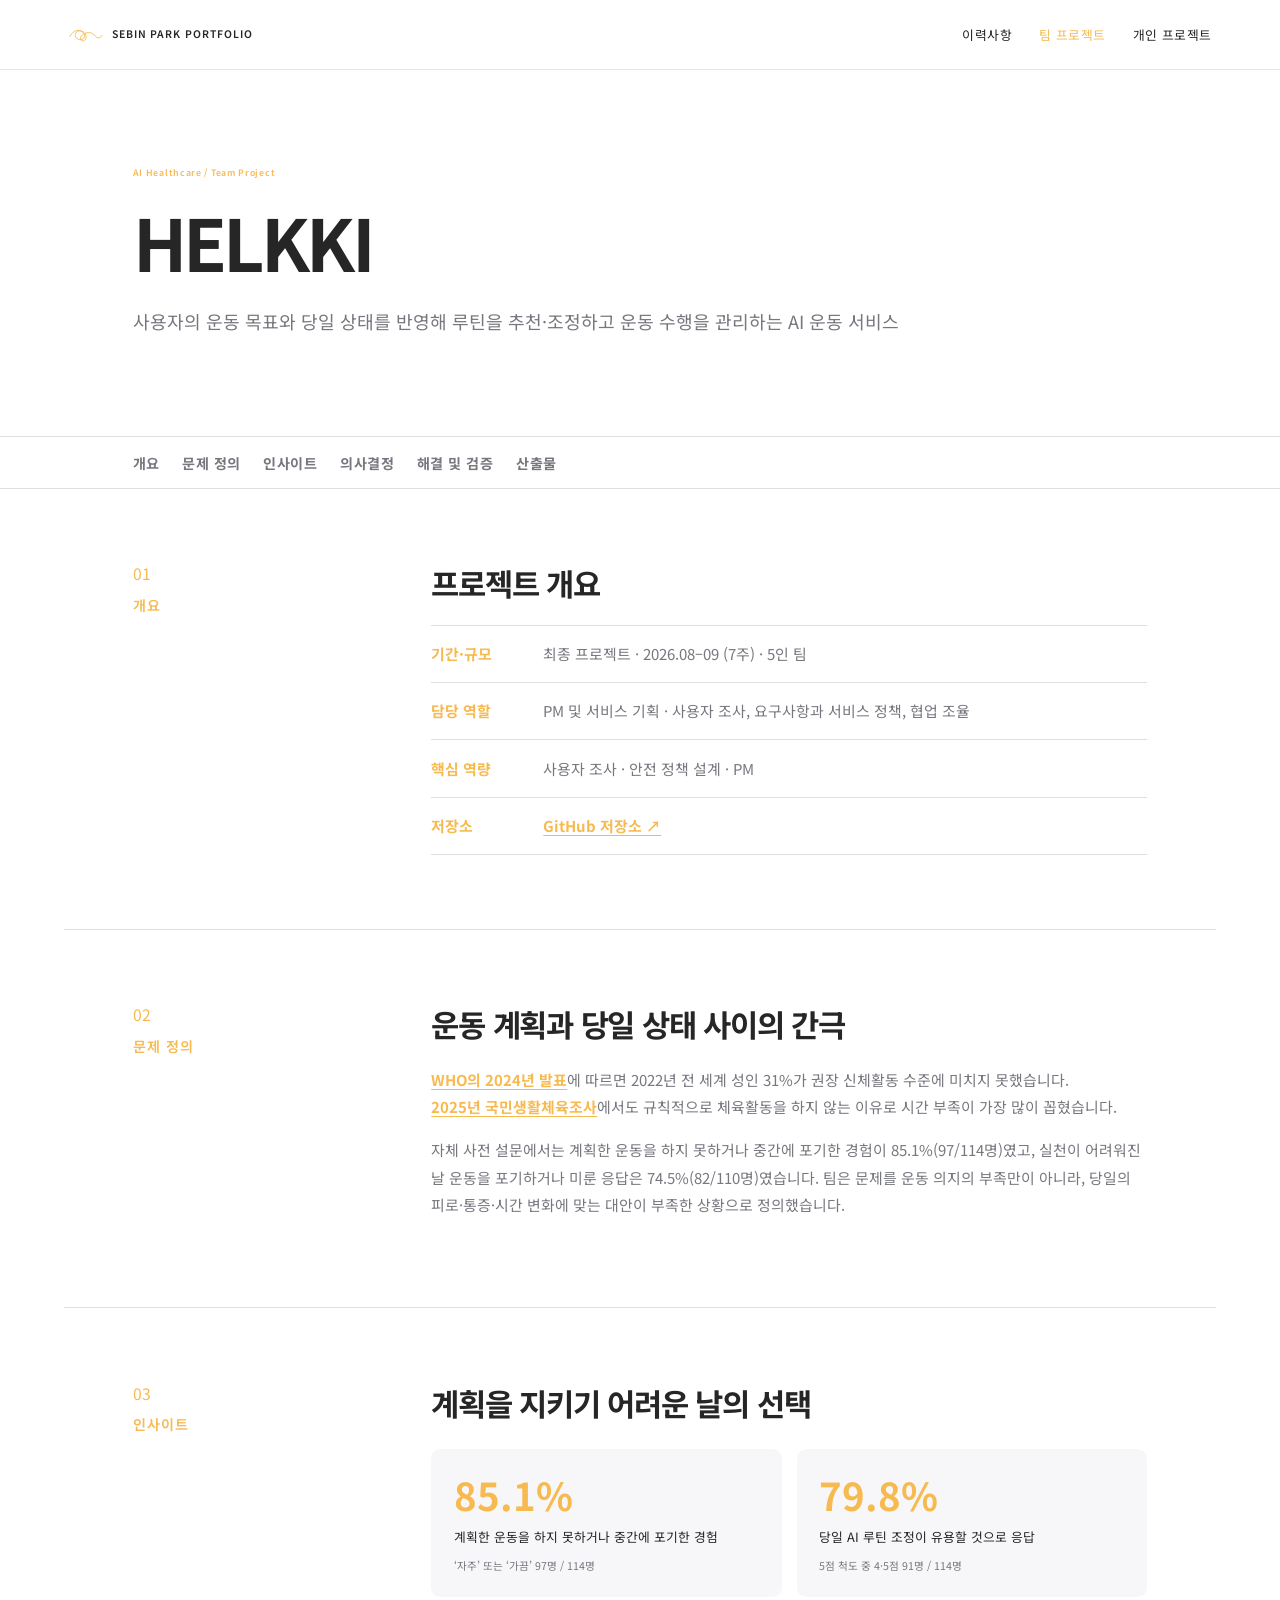
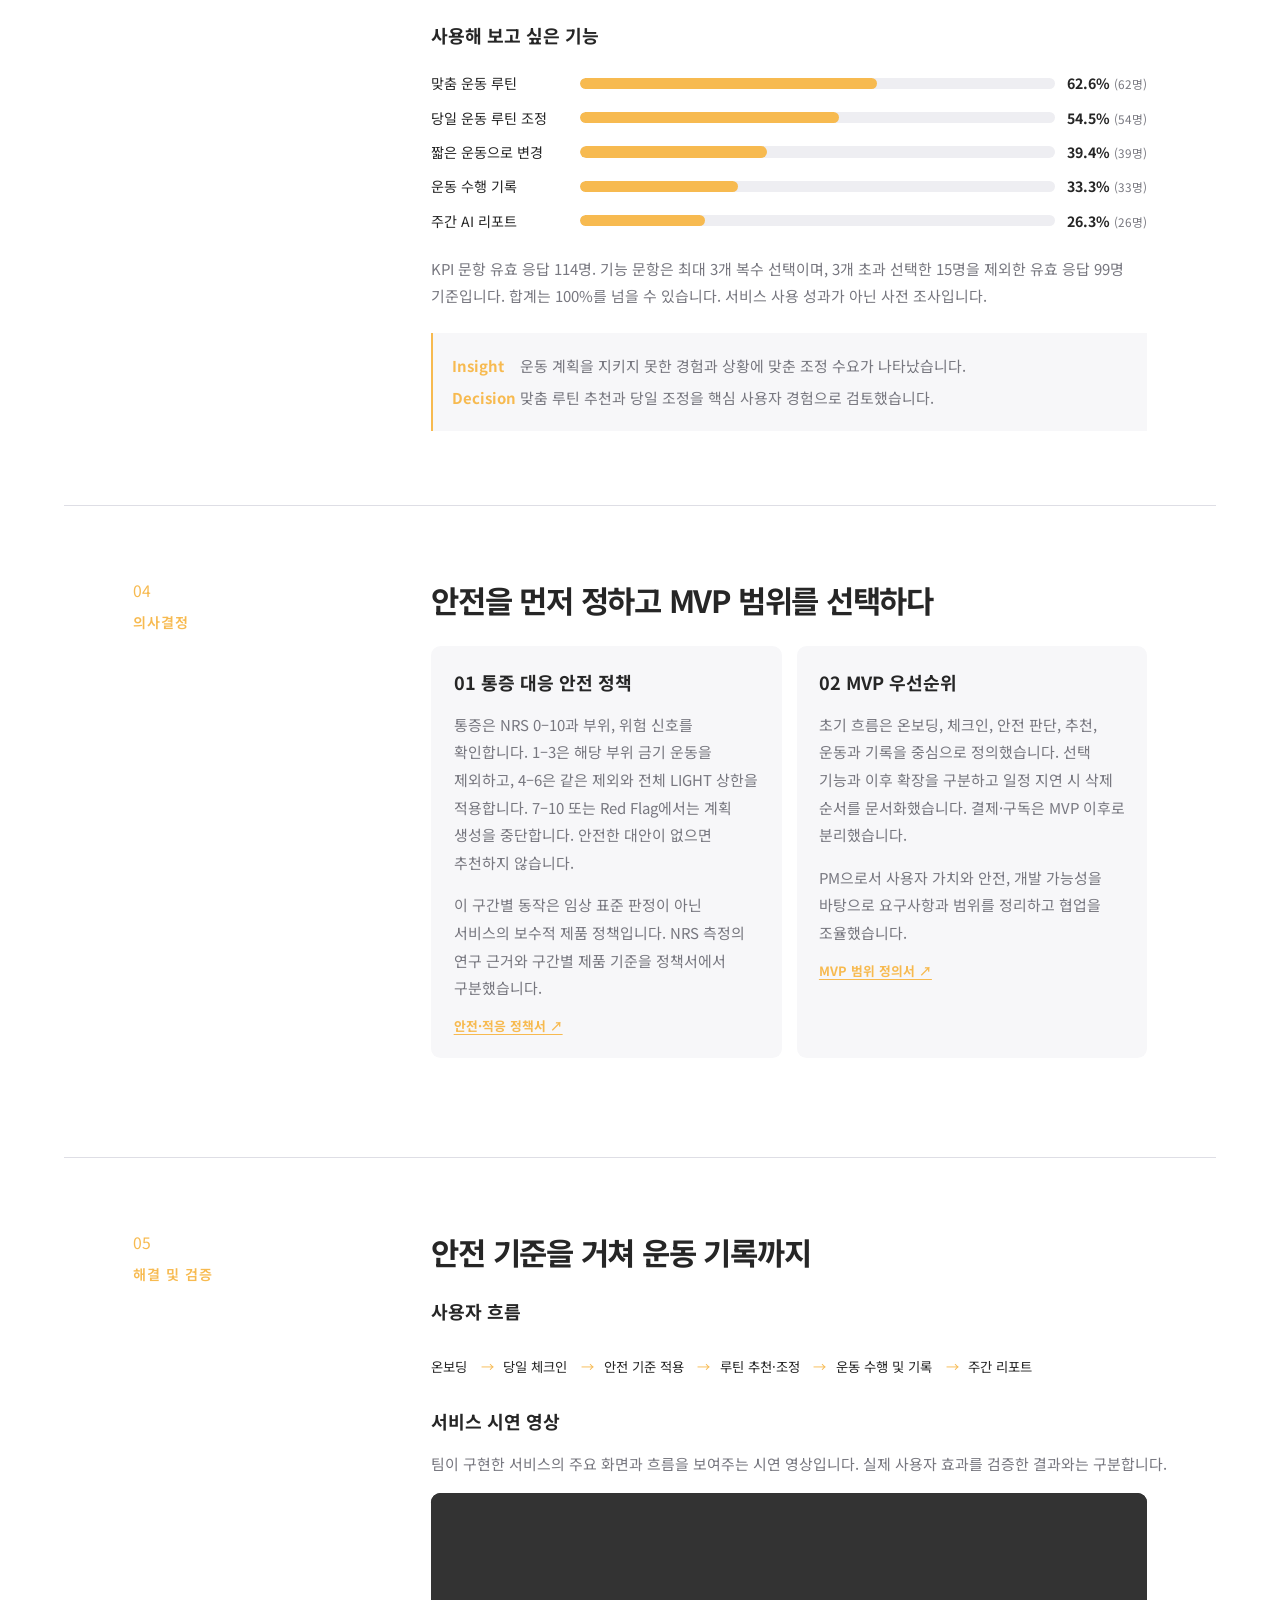
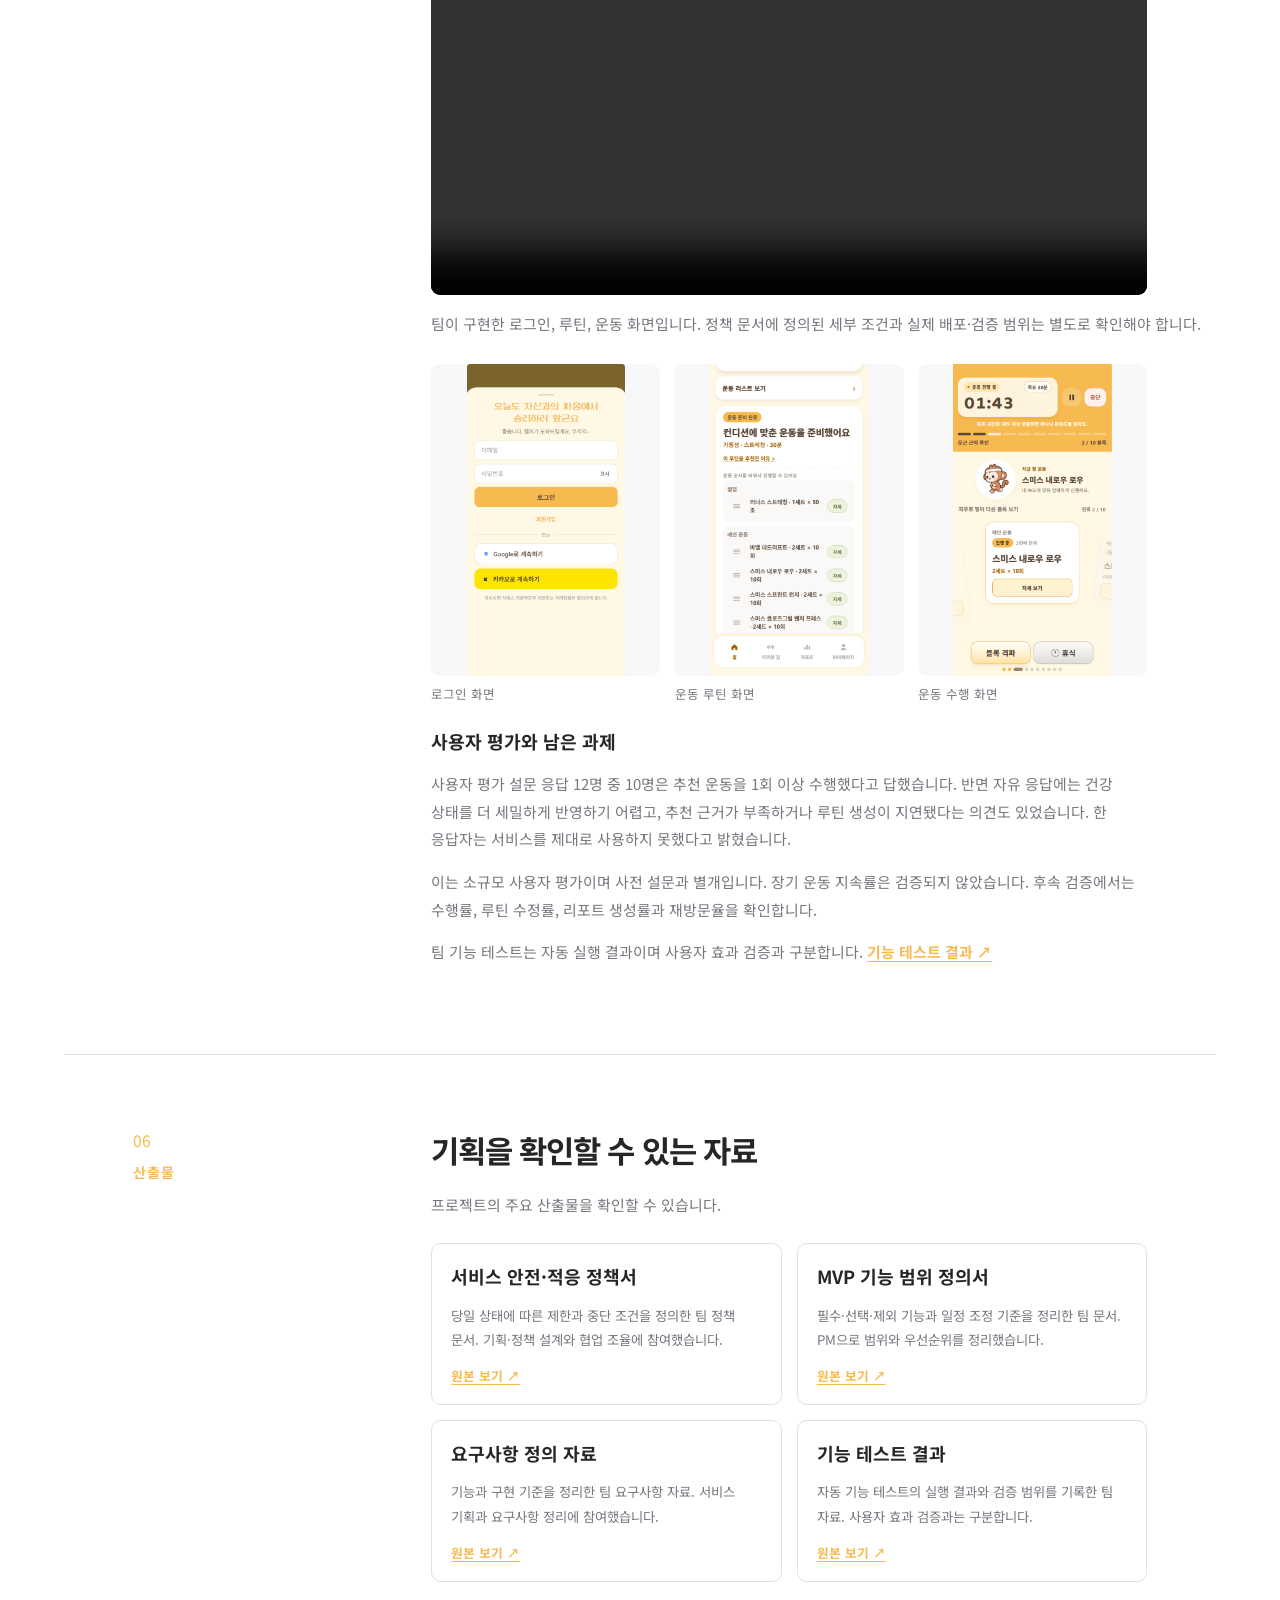
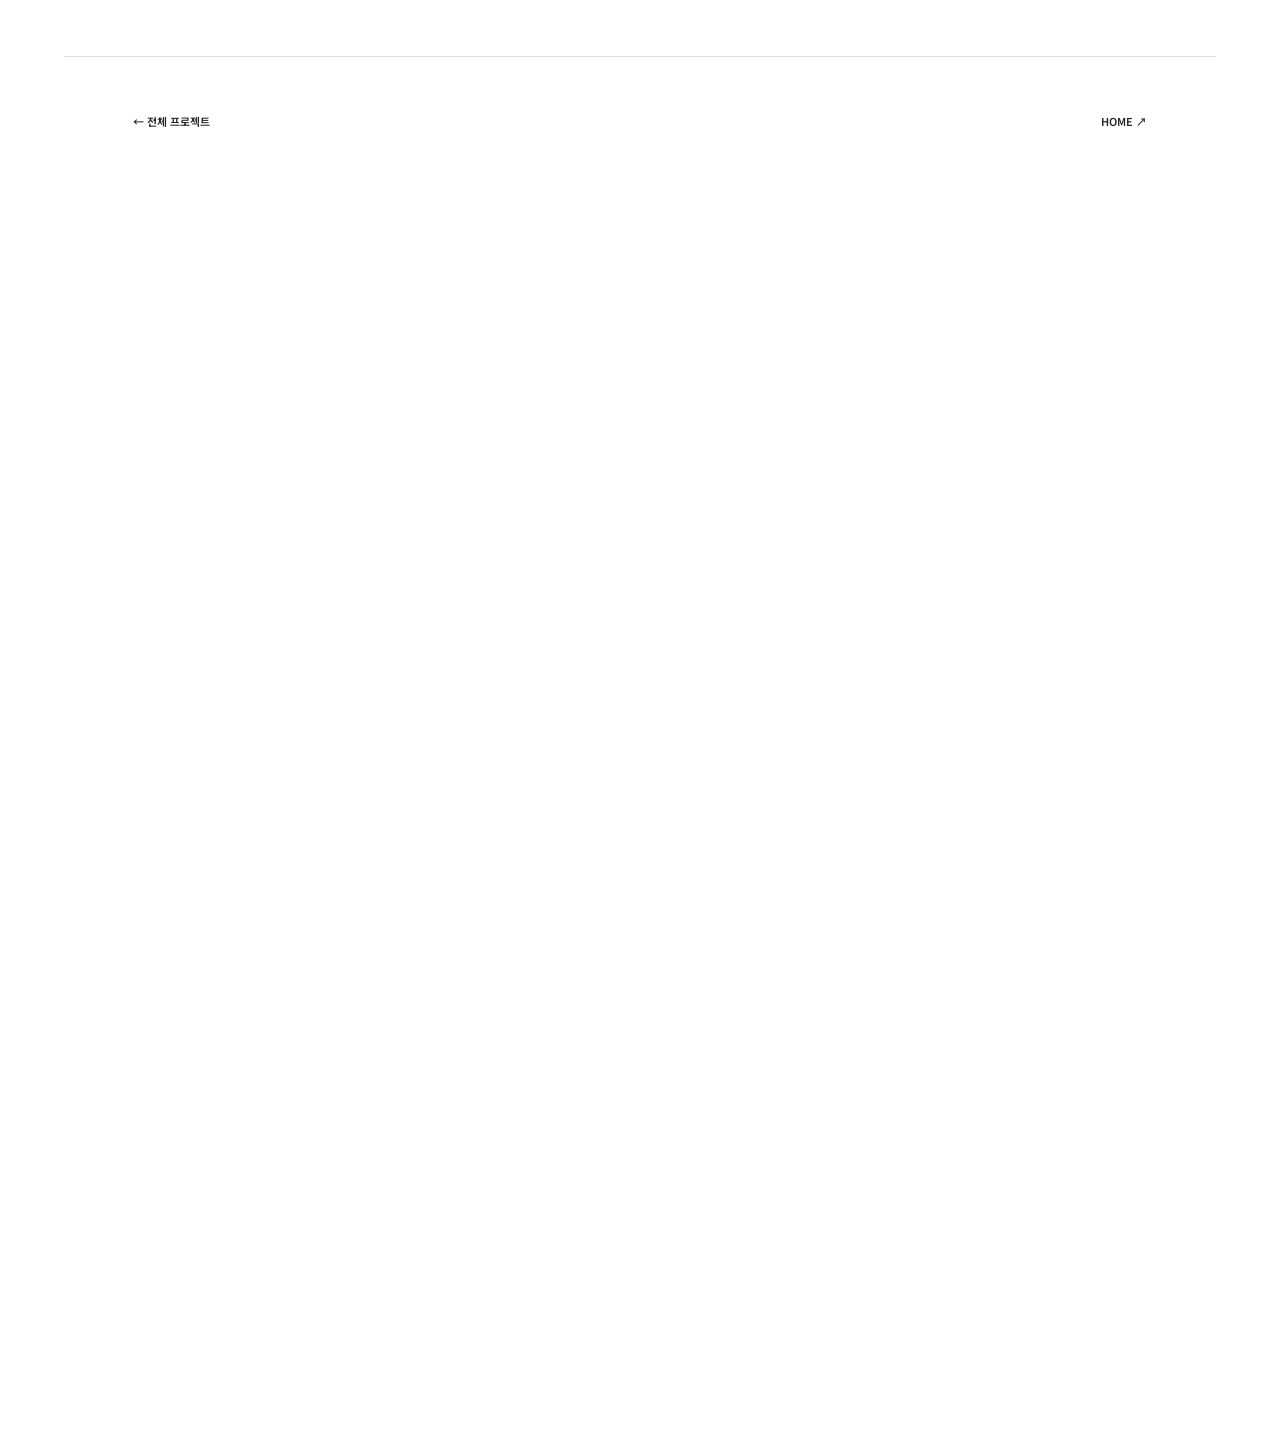
<file: site/projects/helkki.html>
<!doctype html><html lang="ko"><head><meta charset="UTF-8"><meta name="viewport" content="width=device-width,initial-scale=1"><title>HELKKI — SEBIN PARK</title><link rel="preconnect" href="https://fonts.googleapis.com"><link rel="preconnect" href="https://fonts.gstatic.com" crossorigin><link href="https://fonts.googleapis.com/css2?family=Cormorant+Garamond:wght@500&family=Noto+Sans+KR:wght@400;500;600;700&display=swap" rel="stylesheet"><link rel="stylesheet" href="../styles.css?v=43"></head><body data-project="helkki"><main id="project-root"></main><script src="../project-detail.js?v=15"></script><script src="../script.js?v=3"></script></body></html>
</file>
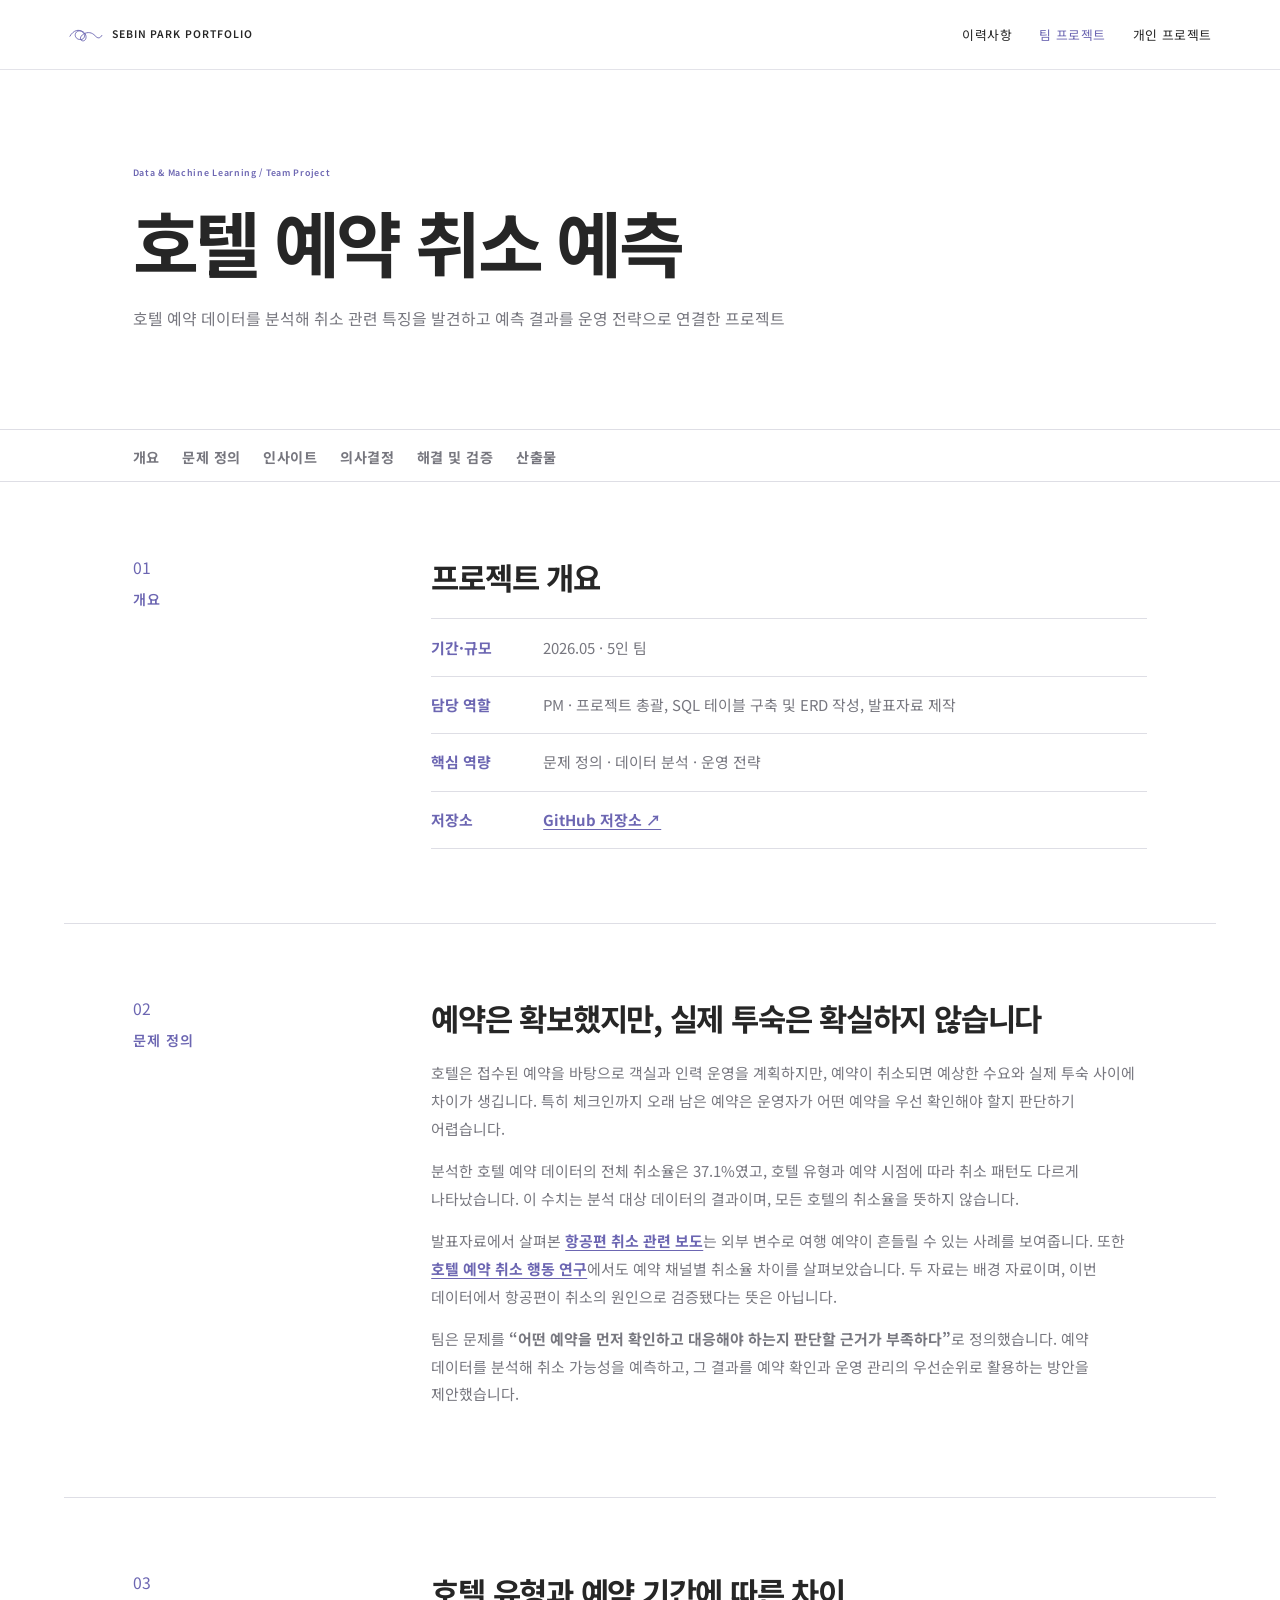
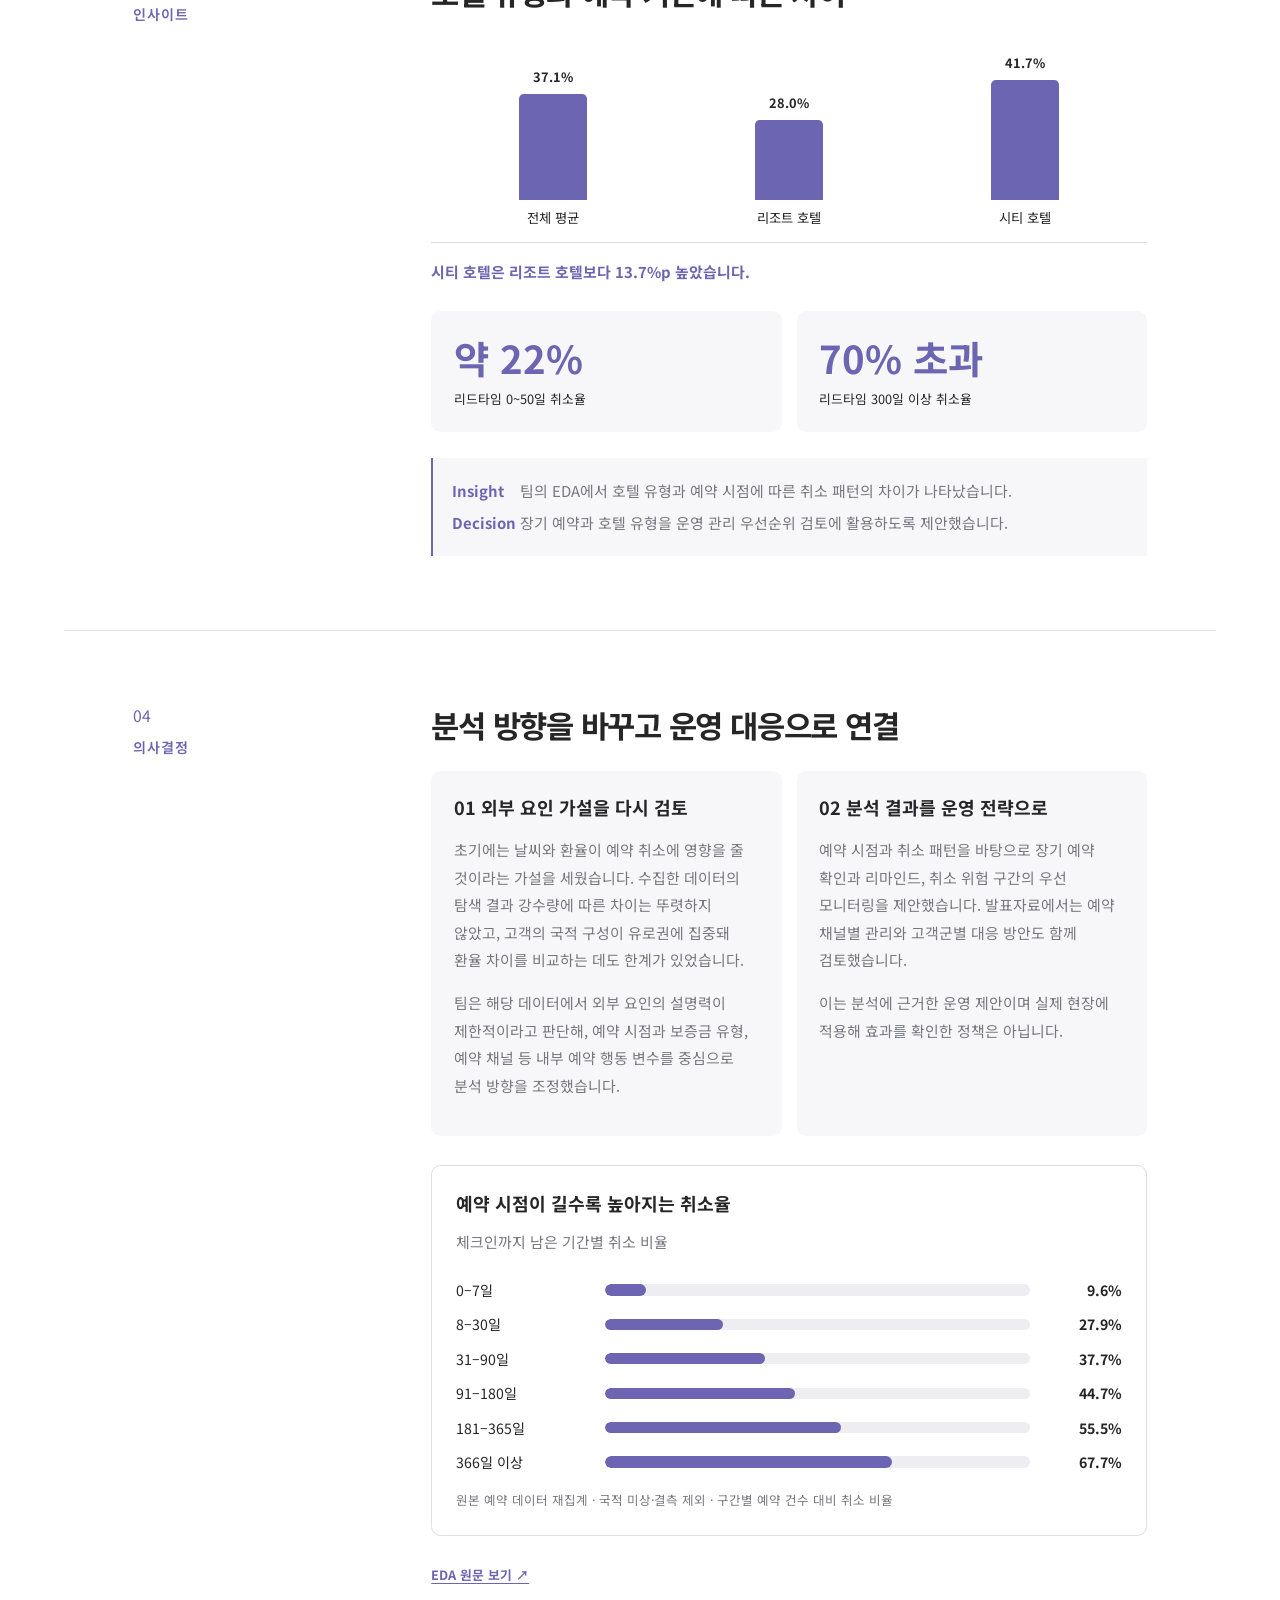
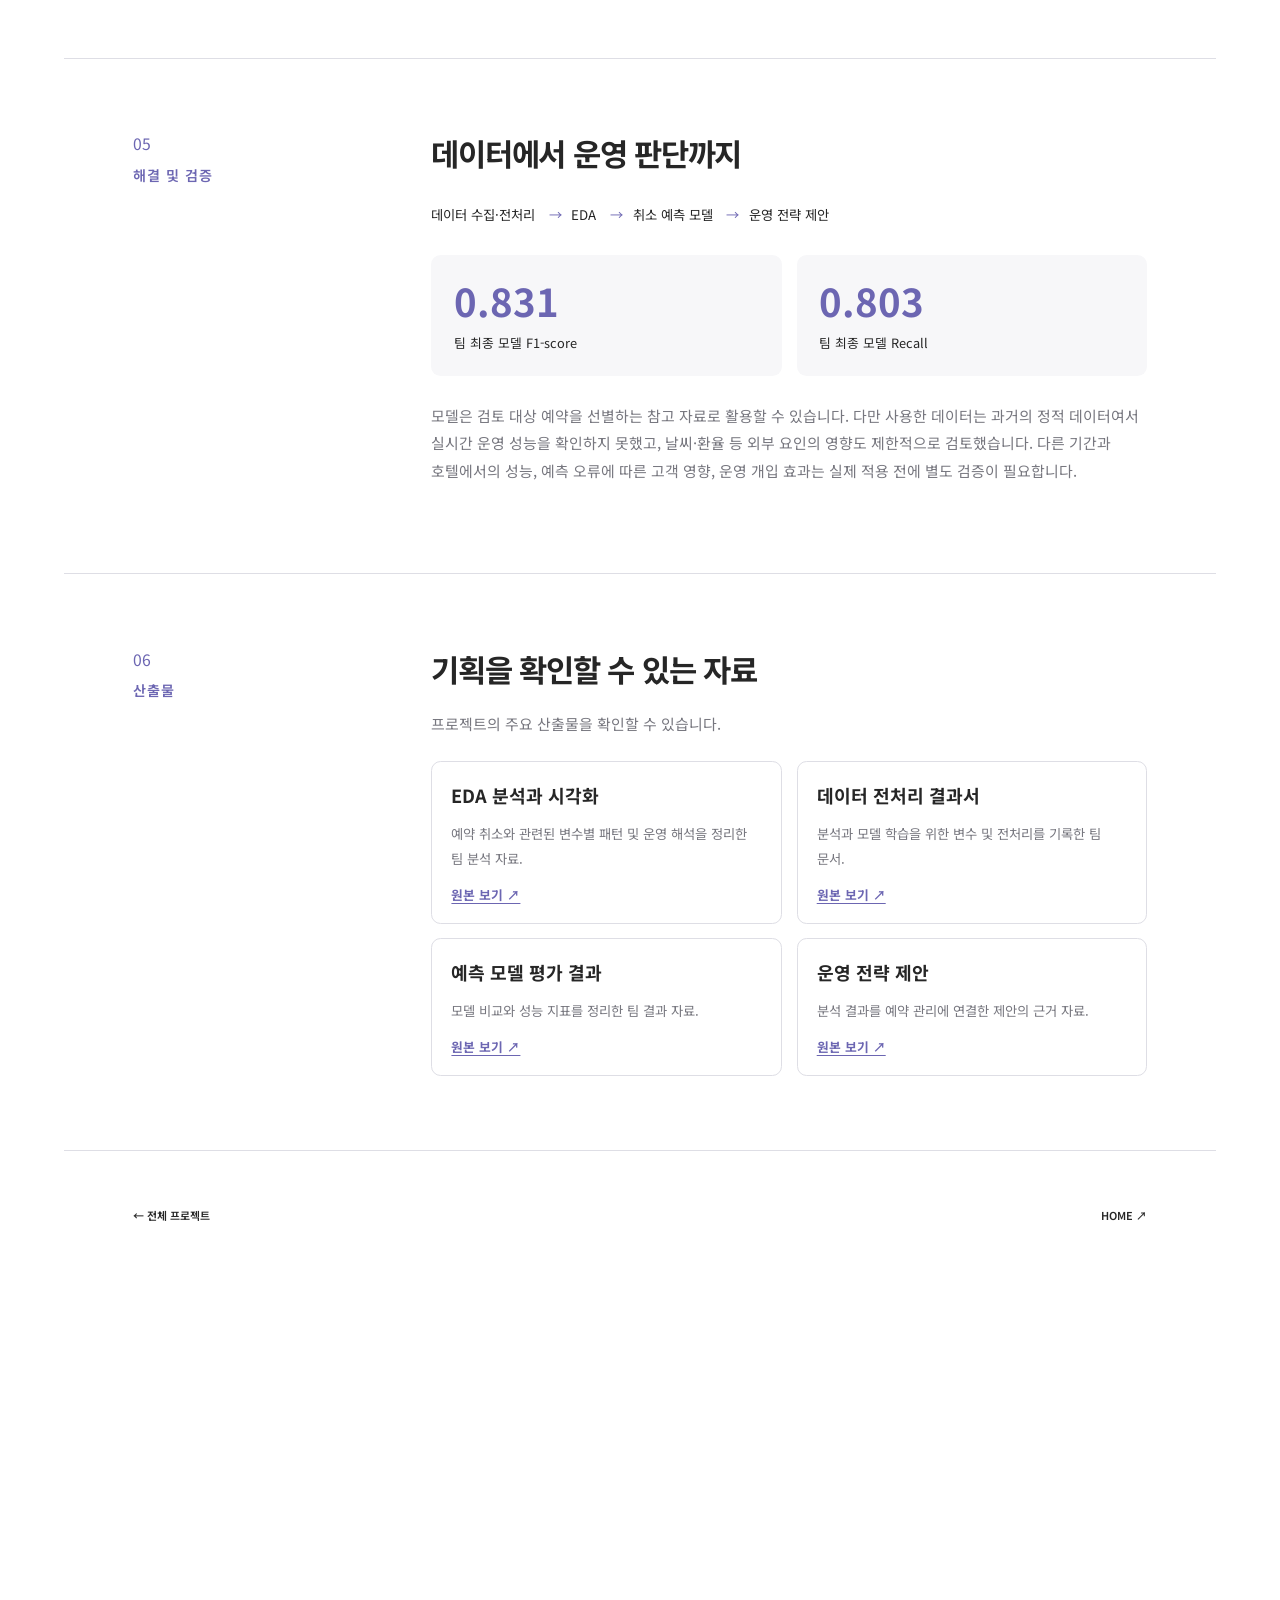
<file: site/projects/hotel-cancellation.html>
<!doctype html><html lang="ko"><head><meta charset="UTF-8"><meta name="viewport" content="width=device-width,initial-scale=1"><title>호텔 예약 취소 예측 — SEBIN PARK</title><link rel="preconnect" href="https://fonts.googleapis.com"><link rel="preconnect" href="https://fonts.gstatic.com" crossorigin><link href="https://fonts.googleapis.com/css2?family=Cormorant+Garamond:wght@500&family=Noto+Sans+KR:wght@400;500;600;700&display=swap" rel="stylesheet"><link rel="stylesheet" href="../styles.css?v=46"></head><body data-project="hotel"><main id="project-root"></main><script src="../project-detail.js?v=29"></script><script src="../script.js?v=3"></script></body></html>
</file>
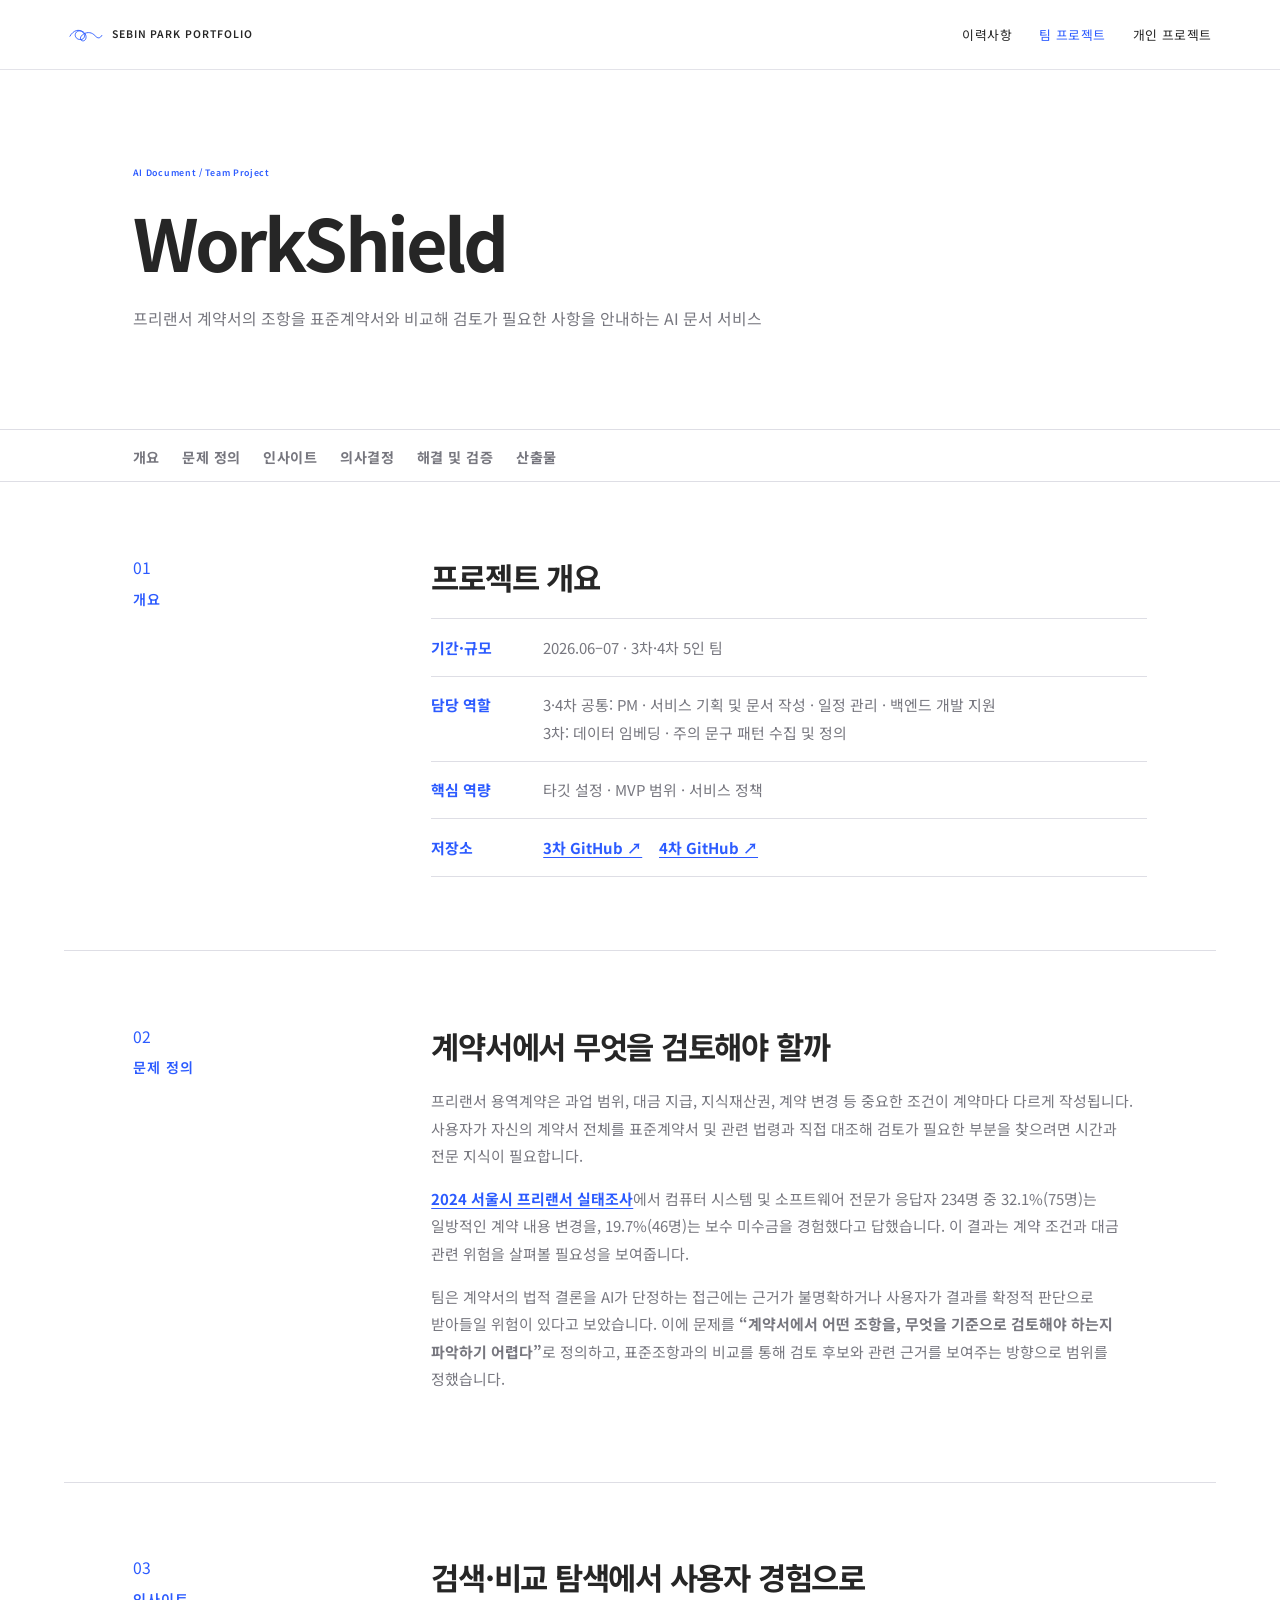
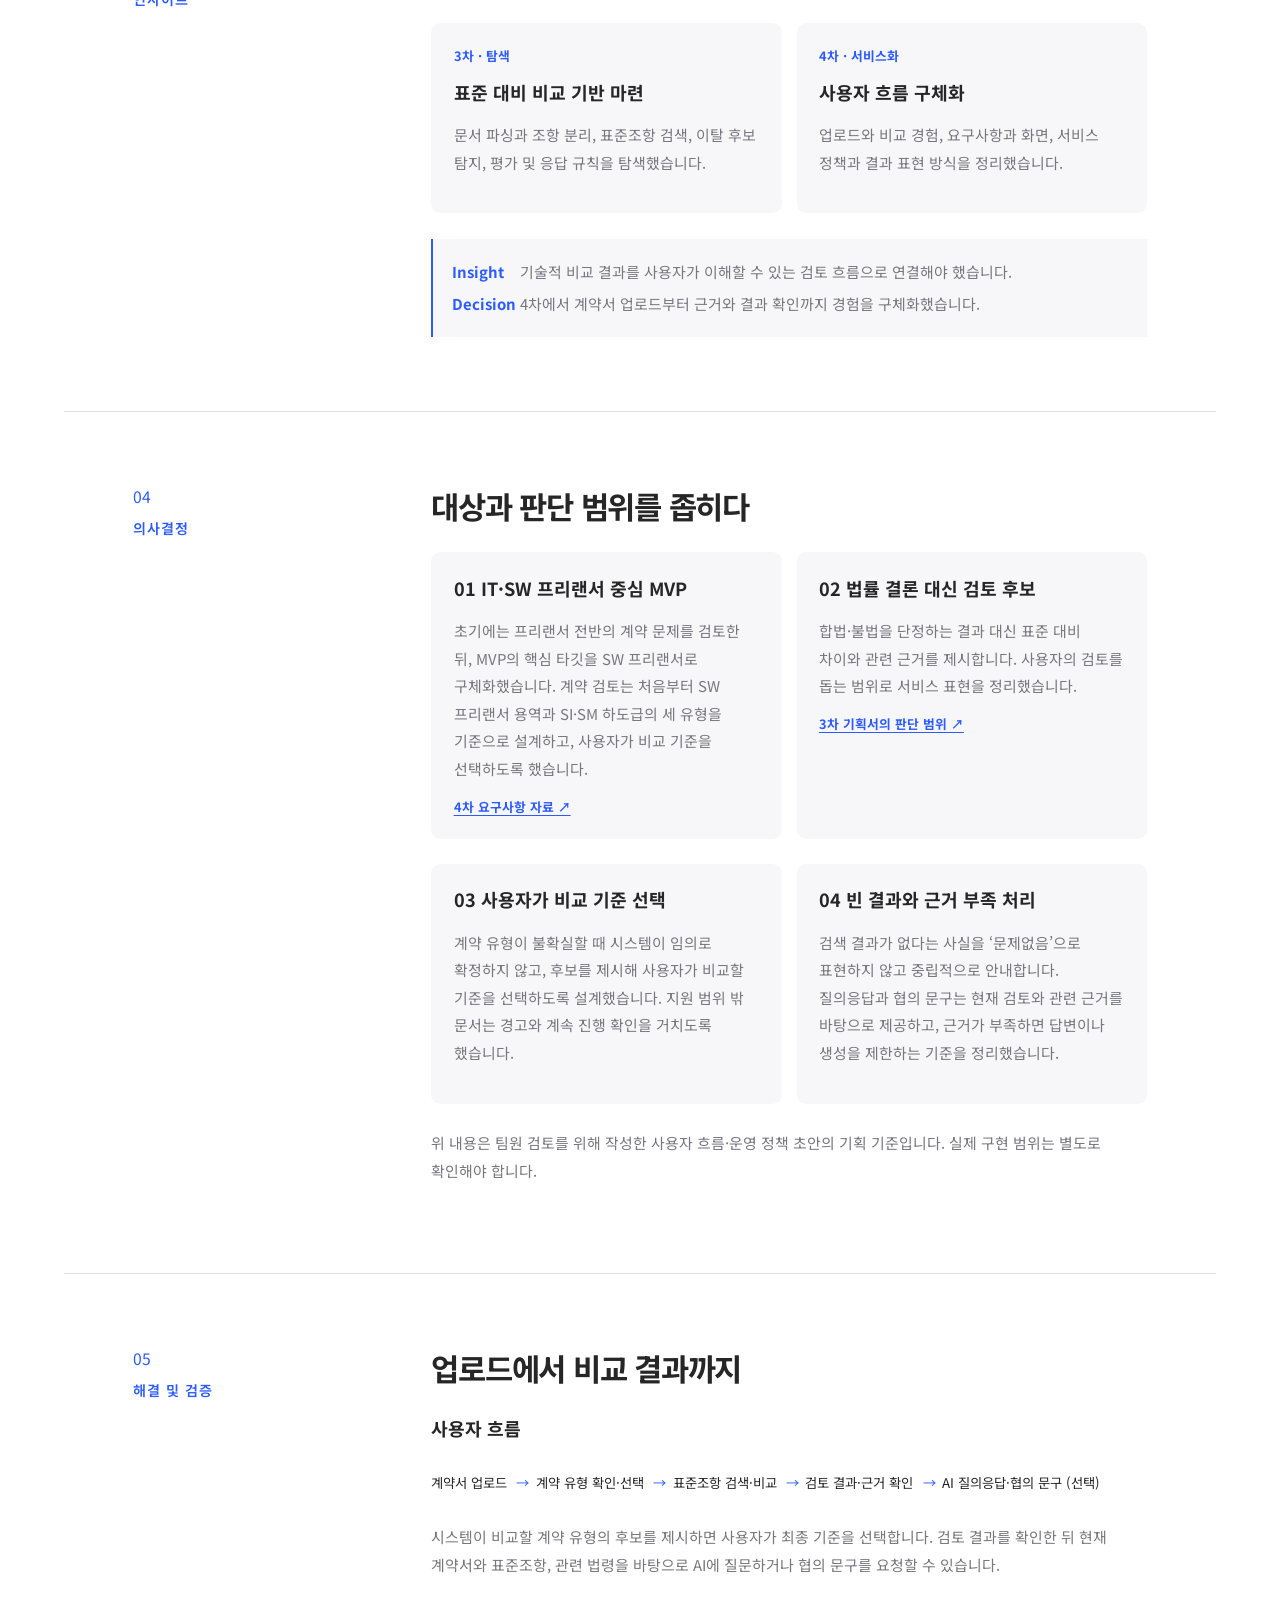
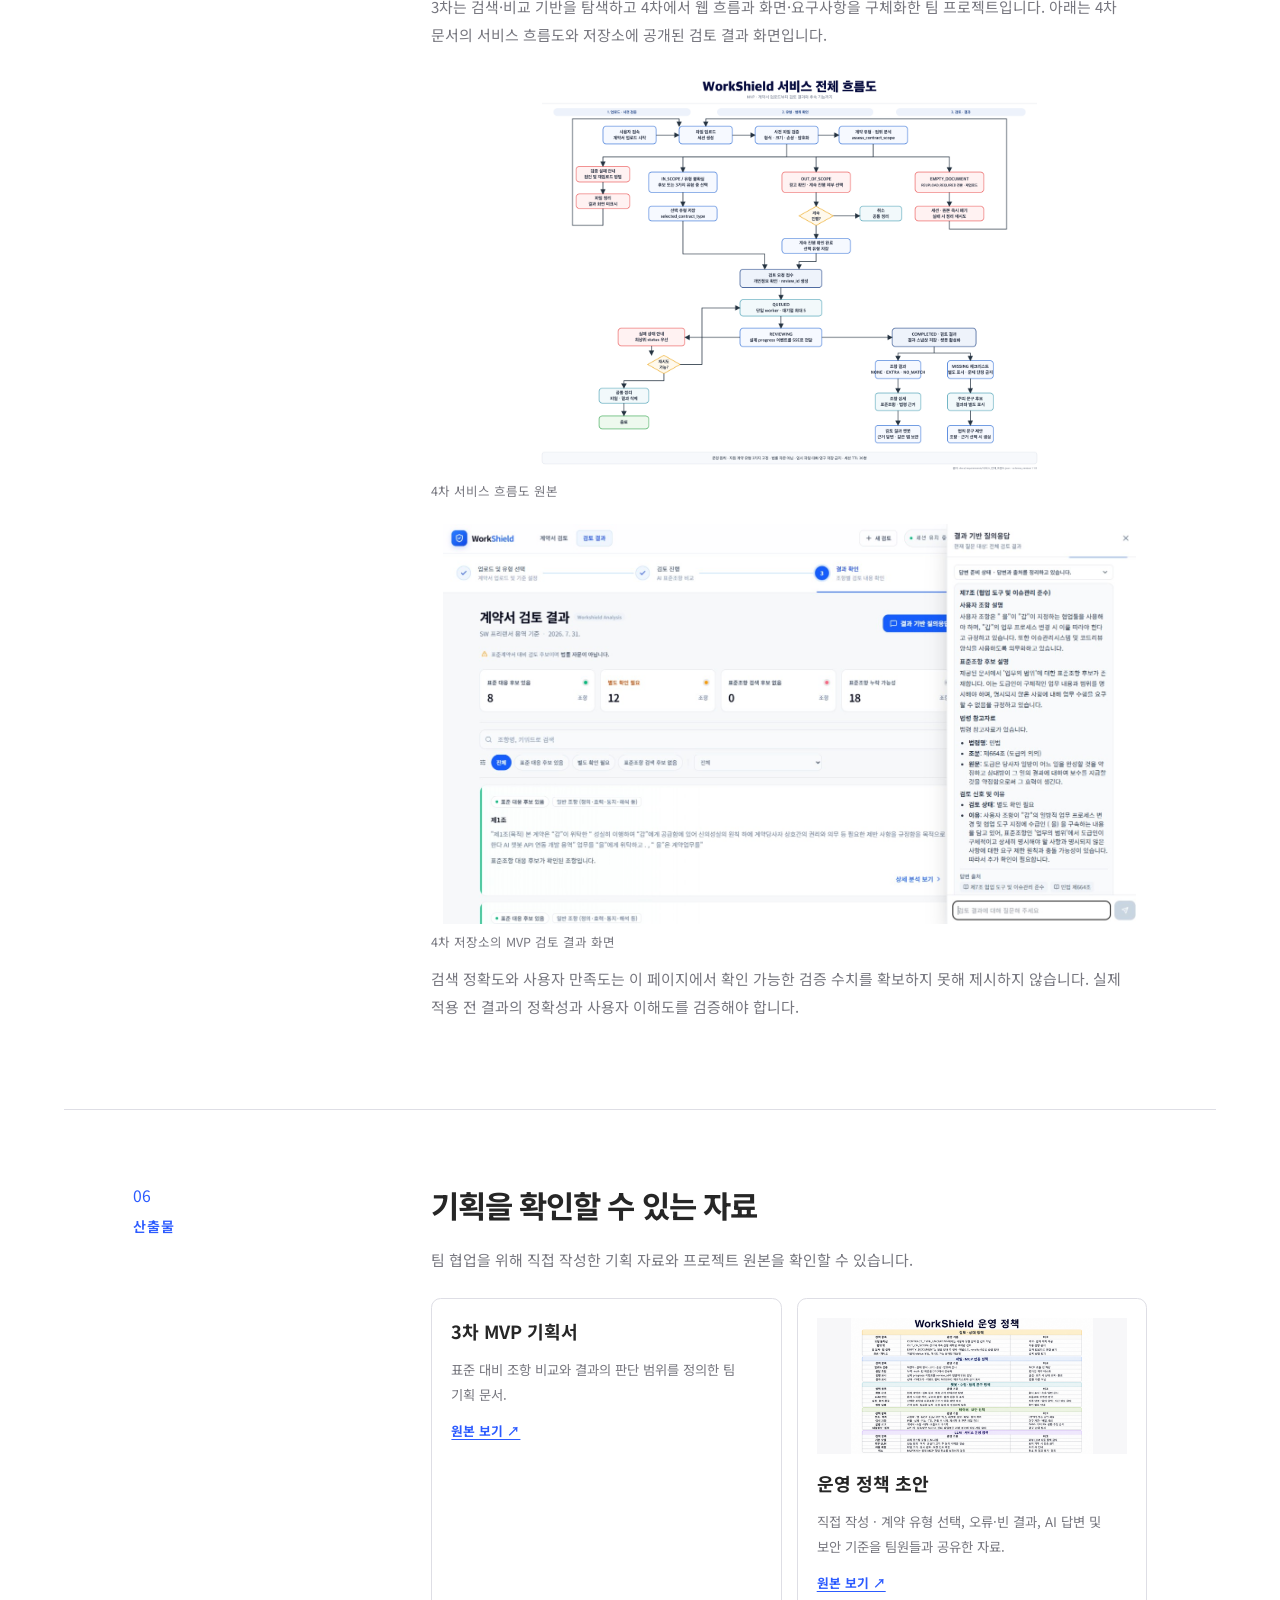
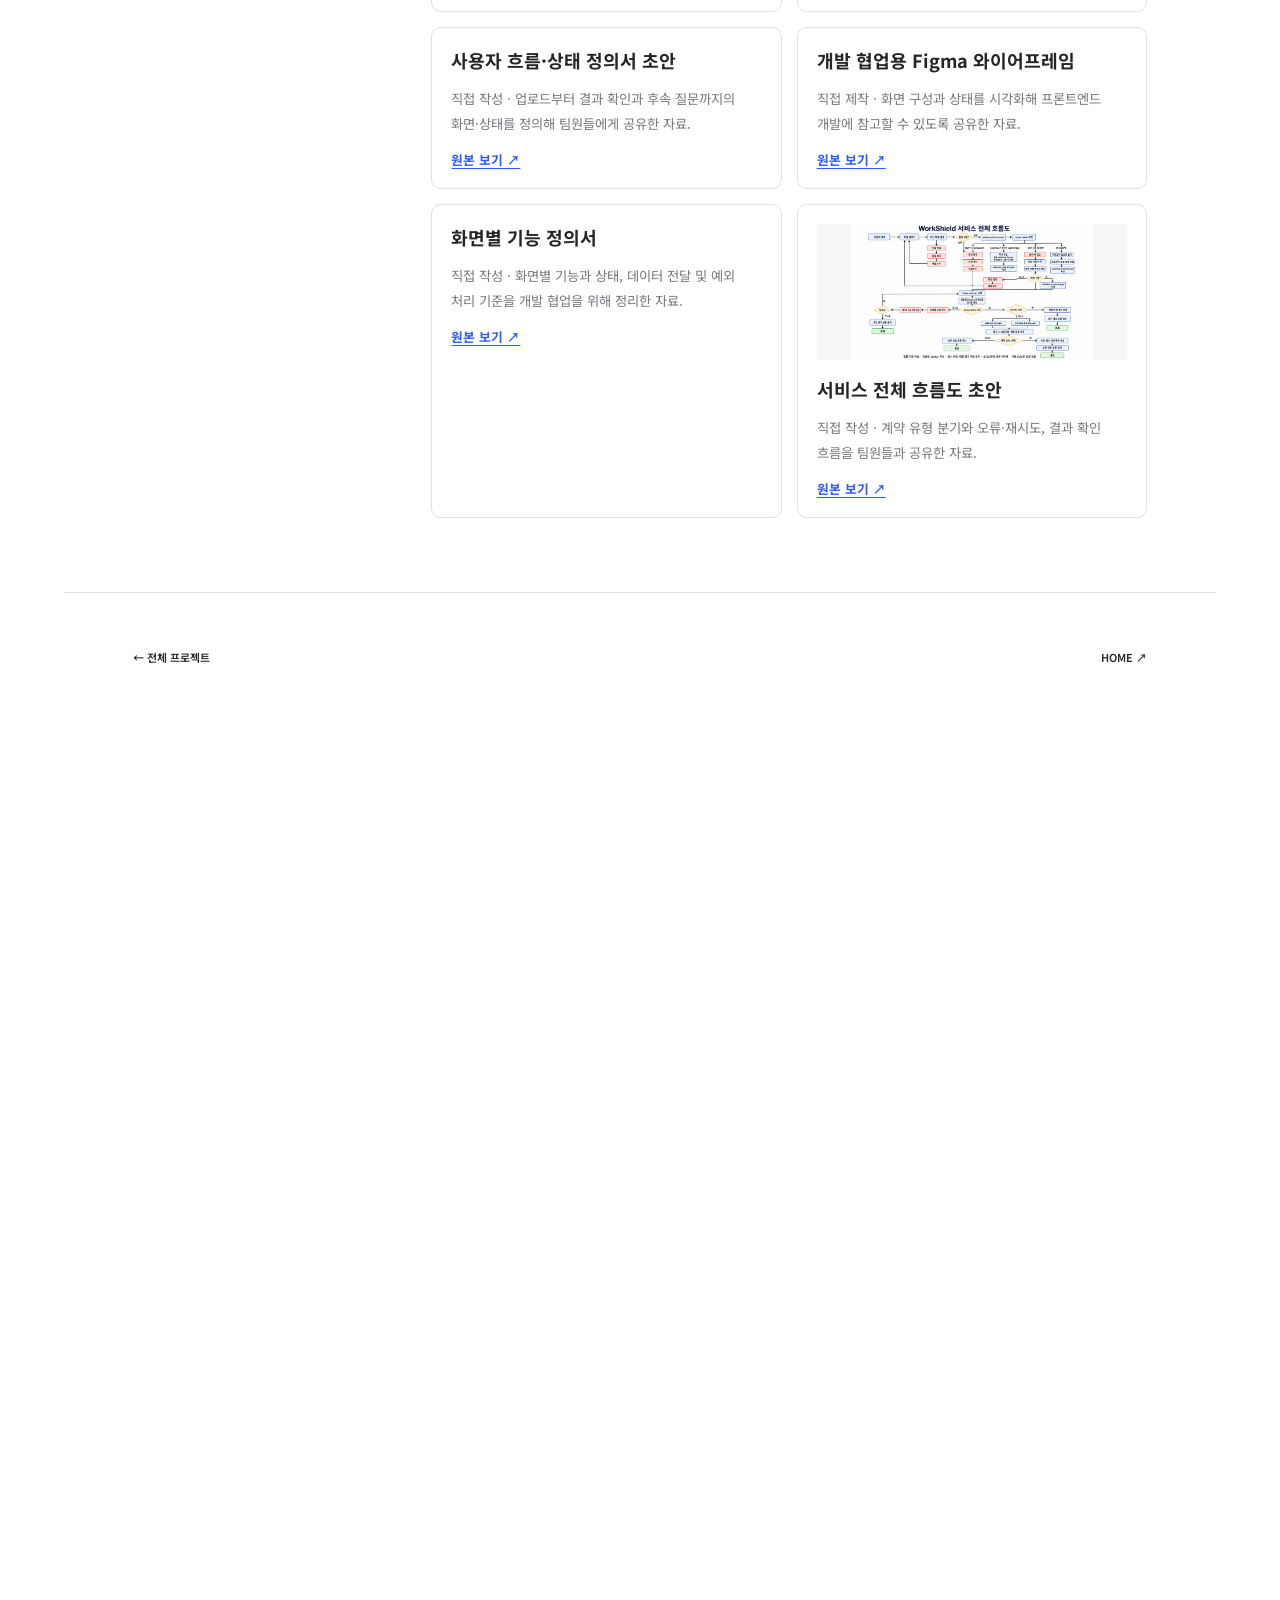
<file: site/projects/workshield.html>
<!doctype html><html lang="ko"><head><meta charset="UTF-8"><meta name="viewport" content="width=device-width,initial-scale=1"><title>WorkShield — SEBIN PARK</title><link rel="preconnect" href="https://fonts.googleapis.com"><link rel="preconnect" href="https://fonts.gstatic.com" crossorigin><link href="https://fonts.googleapis.com/css2?family=Cormorant+Garamond:wght@500&family=Noto+Sans+KR:wght@400;500;600;700&display=swap" rel="stylesheet"><link rel="stylesheet" href="../styles.css?v=45"></head><body data-project="workshield"><main id="project-root"></main><script src="../project-detail.js?v=24"></script><script src="../script.js?v=3"></script></body></html>
</file>
<file: site/styles.css>
:root {
  --canvas: #fff;
  --paper: #f7f7f9;
  --ink: #262626;
  --muted: #77777f;
  --line: #dedee5;
  --motion: #6667a8;
  --trace: #c7c8df;
  --side: clamp(24px, 6.7vw, 96px);
}

* { box-sizing: border-box; }
html { scroll-behavior: smooth; }
body { margin: 0; background: var(--canvas); color: var(--ink); font-family: "Noto Sans KR", sans-serif; }
.about-page, .site-scale { width: 125%; zoom: .8; }
html:has(.about-page), html:has(.site-scale) { overflow-x: hidden; }
.lab-page { width: 80%; zoom: .8; margin-inline: 12.5vw; }
.lab-page .site-header { margin-left: -12.5vw; width: 125vw; }
@media (min-width: 900px) {
  .about-page, .site-scale { position: relative; left: -12.5%; }
  .about-page .site-header, .site-scale .site-header { position: sticky; top: 0; z-index: 20; left: 0; width: 125vw; }
}
a { color: inherit; text-decoration: none; }
button { font: inherit; }
.section-shell { width: min(1440px, 100%); margin-inline: auto; padding-inline: var(--side); }
.section-pad { padding-top: clamp(96px, 10vw, 152px); padding-bottom: clamp(96px, 10vw, 152px); }

.site-header { position: sticky; top: 0; z-index: 20; height: 88px; display: flex; align-items: center; justify-content: space-between; padding: 0 var(--side); background: rgba(255,255,255,.9); border-bottom: 1px solid rgba(222,222,229,.85); backdrop-filter: blur(16px); }
.brand { display: flex; align-items: center; gap: 12px; font: 600 13px/1 "Noto Sans KR", sans-serif; letter-spacing: .09em; }
.brand-mark { width: 42px; height: 20px; overflow: visible; }
.brand-mark path, .hero-symbol path { fill: none; stroke: var(--motion); stroke-width: 6; stroke-linecap: round; stroke-linejoin: round; }
.site-nav { display: flex; gap: 34px; font-size: 16px; letter-spacing: .03em; }
.site-nav a { position: relative; padding-block: 8px; }
.site-nav a::after { content: ""; position: absolute; left: 0; right: 100%; bottom: 2px; height: 1px; background: var(--motion); transition: right .3s ease; }
.site-nav a:hover::after { right: 0; }
.menu-button { display: none; border: 0; background: transparent; font-size: 11px; letter-spacing: .08em; }

.hero { min-height: calc(100svh - 88px); display: grid; grid-template-columns: 1.35fr .65fr; align-items: center; gap: clamp(48px, 7vw, 110px); padding-top: 64px; padding-bottom: 64px; }
.eyebrow, .section-label, .visual-index { margin: 0; color: var(--motion); font-size: 11px; font-weight: 600; letter-spacing: .08em; }
.hero h1 { margin: 26px 0 30px; font: 500 clamp(64px, 7vw, 108px)/.84 "Cormorant Garamond", serif; letter-spacing: -.045em; }
.hero h1 em { color: var(--motion); font-weight: inherit; }
.hero-description { margin: 0; font-size: clamp(17px, 1.5vw, 21px); font-weight: 500; }
.hero-actions { display: flex; gap: 10px; margin-top: 44px; }
.button { display: inline-flex; align-items: center; justify-content: center; gap: 28px; min-height: 48px; padding: 0 22px; border: 1px solid var(--line); border-radius: 999px; font-size: 13px; font-weight: 600; transition: transform .25s ease, background .25s ease, color .25s ease; }
.button:hover { transform: translateY(-2px); }
.button-dark { background: var(--ink); color: #fff; border-color: var(--ink); }
.button-light:hover { background: var(--paper); }
.hero-visual { position: relative; min-height: 530px; overflow: hidden; border-radius: 28px; background: var(--paper); }
.visual-index { position: absolute; top: 32px; left: 34px; }
.hero-symbol { position: absolute; width: 82%; left: 9%; top: 36%; overflow: visible; }
.hero-symbol path { stroke: var(--trace); }
.visual-caption { position: absolute; left: 34px; bottom: 30px; margin: 0; font-size: 11px; font-weight: 700; line-height: 1.8; letter-spacing: .07em; }

.about { border-top: 1px solid var(--line); }
.about-intro { display: grid; grid-template-columns: 1fr 1fr; gap: 80px; margin: 42px 0 92px; align-items: end; }
.about-intro h2, .section-title { margin: 0; font-size: clamp(36px, 4vw, 58px); line-height: 1.25; letter-spacing: -.045em; }
.about-intro p { max-width: 590px; margin: 0; color: var(--muted); font-size: 17px; line-height: 1.9; word-break: keep-all; }
.about-grid { display: grid; grid-template-columns: repeat(4,1fr); border-top: 1px solid var(--line); }
.about-card { min-height: 225px; padding: 28px 26px 24px 0; border-right: 1px solid var(--line); }
.about-card + .about-card { padding-left: 26px; }
.about-card:last-child { border-right: 0; }
.about-card span { color: var(--motion); font-size: 12px; }
.about-card h3 { margin: 44px 0 14px; font-size: 22px; }
.about-card p { margin: 0; color: var(--muted); font-size: 14px; line-height: 1.8; word-break: keep-all; }

.experience { background: var(--paper); }
.experience .section-title { margin: 38px 0 78px; }
.timeline { border-bottom: 1px solid var(--line); }
.timeline-row { display: grid; grid-template-columns: 10px 150px 260px 1fr; align-items: center; gap: 26px; min-height: 92px; border-top: 1px solid var(--line); }
.timeline-row i { width: 8px; height: 8px; border-radius: 50%; background: var(--trace); }
.timeline-row time { color: var(--muted); font-size: 12px; font-weight: 600; }
.timeline-row h3 { font-size: 18px; }
.timeline-row p { color: var(--muted); font-size: 14px; }
.timeline-current i { background: var(--motion); box-shadow: 0 0 0 6px rgba(102,103,168,.12); }
.timeline-current time { color: var(--motion); }

.projects { padding-top: clamp(96px, 10vw, 152px); padding-bottom: clamp(96px, 10vw, 152px); }
.projects-heading { display: flex; justify-content: space-between; align-items: end; margin-bottom: 72px; }
.projects-heading .section-title { margin-top: 36px; }
.projects-heading > p { max-width: 370px; margin: 0; color: var(--muted); font-size: 14px; line-height: 1.8; }
.project-list { display: grid; gap: 28px; }
.project-card { --project: #f2a23a; --project-soft: #fff3df; min-height: 540px; display: grid; grid-template-columns: .82fr 1.18fr; overflow: hidden; border: 1px solid var(--line); border-radius: 28px; transition: transform .35s ease, box-shadow .35s ease; }
.project-card:hover { transform: translateY(-5px); box-shadow: 0 22px 55px rgba(25,25,34,.08); }
.project-copy { display: flex; flex-direction: column; align-items: flex-start; padding: clamp(40px,5vw,72px); }
.project-copy > span { color: var(--project); font-size: 11px; font-weight: 700; letter-spacing: .08em; }
.project-copy h3 { margin: 52px 0 16px; font: 500 clamp(50px,5vw,76px)/1 "Cormorant Garamond", serif; letter-spacing: -.04em; }
.project-copy p { max-width: 400px; margin: 0; color: var(--muted); font-size: 16px; line-height: 1.8; }
.project-copy ul { display: flex; flex-wrap: wrap; gap: 8px; padding: 0; margin: auto 0 0; list-style: none; }
.project-copy li { padding: 8px 12px; border: 1px solid var(--line); border-radius: 99px; font-size: 11px; }
.project-preview { display: grid; place-items: center; padding: 64px; overflow: hidden; background: var(--project-soft); }
.mock-window { width: min(540px,100%); min-height: 350px; padding: 34px; border-radius: 22px; background: #fff; box-shadow: 0 24px 70px rgba(31,31,38,.12); transition: transform .5s cubic-bezier(.2,.8,.2,1); }
.project-card:hover .mock-window { transform: scale(1.025) rotate(-.4deg); }
.mock-nav { width: 100%; height: 9px; margin-bottom: 48px; border-radius: 10px; background: linear-gradient(90deg,var(--project) 0 18%,#ececf1 18%); }
.mock-window strong { font-size: 18px; }
.mock-chart { height: 150px; margin-top: 34px; border-radius: 14px; background: linear-gradient(180deg,transparent,rgba(242,162,58,.12)),linear-gradient(135deg,transparent 49%,var(--project) 50% 51%,transparent 52%); }
.mock-pills { display: flex; gap: 12px; margin-top: 24px; }.mock-pills i { width: 30%; height: 38px; border-radius: 12px; background: var(--project-soft); }
.project-workshield { --project:#2468d8; --project-soft:#eaf2ff; }.project-hotel { --project:#7653b8; --project-soft:#f0eafd; }.project-ev { --project:#2b78b8; --project-soft:#e8f4fb; }
.mock-metric { margin-top: 28px; font: 500 86px/1 "Cormorant Garamond",serif; color: var(--project); }
.mock-bars { height: 95px; display: flex; gap: 16px; align-items: end; }.mock-bars i { flex:1; height: 35%; background:var(--project-soft); border-radius:6px 6px 0 0; }.mock-bars i:nth-child(2){height:75%;background:var(--project)}.mock-bars i:nth-child(3){height:52%}.mock-bars i:nth-child(4){height:88%}
.mock-donut { width:150px;height:150px;margin:38px auto 20px;border:30px solid var(--project-soft);border-right-color:var(--project);border-radius:50%;transform:rotate(24deg)}.mock-legend{width:60%;height:10px;margin:auto;border-radius:9px;background:linear-gradient(90deg,var(--project) 0 35%,var(--project-soft) 35%)}
.mock-map { position:relative;height:210px;margin-top:24px;border-radius:18px;background:linear-gradient(135deg,transparent 0 40%,rgba(43,120,184,.13) 40% 47%,transparent 47%),linear-gradient(20deg,var(--project-soft),#fff); }.mock-map i{position:absolute;width:12px;height:12px;border:3px solid #fff;border-radius:50%;background:var(--project);box-shadow:0 3px 8px #999}.mock-map i:nth-child(1){left:25%;top:35%}.mock-map i:nth-child(2){left:48%;top:25%}.mock-map i:nth-child(3){left:66%;top:52%}.mock-map i:nth-child(4){left:37%;top:68%}.mock-map i:nth-child(5){left:76%;top:18%}

.contact { background: var(--ink); color: #fff; }
.contact-inner { min-height: 390px; display: flex; justify-content: space-between; align-items: center; gap: 40px; }
.contact .section-label { color: var(--trace); }
.contact h2 { margin: 30px 0 0; font-size: clamp(38px,5vw,68px); line-height: 1.2; letter-spacing: -.04em; }
.contact-link { padding-bottom: 12px; border-bottom: 1px solid #777; font-size: 16px; }
.contact-link span { margin-left: 40px; }
.site-footer { min-height: 145px; display: flex; align-items: center; justify-content: space-between; color: var(--muted); font-size: 11px; letter-spacing: .05em; }

/* Revised homepage */
.site-nav .is-active { color: var(--motion); }
.hero-photo { grid-template-columns: 1.08fr .72fr; }
.hero-statement { margin: 0; font-size: clamp(18px,1.55vw,23px); font-weight: 600; line-height: 1.7; }
.text-link { display: inline-flex; gap: 54px; align-items: center; padding: 14px 0 10px; margin-top: 42px; border-bottom: 1px solid var(--ink); font-size: 13px; font-weight: 600; }
.portrait-wrap { position: relative; align-self: end; min-height: 590px; margin: 0; overflow: hidden; background: var(--paper); }
.portrait-wrap img { position: absolute; inset: 0; width: 100%; height: 100%; object-fit: cover; object-position: center 14%; filter: saturate(.78) contrast(.98); }
.portrait-wrap::after { content:""; position:absolute; inset:0; box-shadow:inset 0 0 0 1px rgba(30,30,35,.06); pointer-events:none; }
.portrait-wrap figcaption { position: absolute; inset: auto 24px 20px; display: flex; justify-content: space-between; color: #fff; font-size: 10px; font-weight: 700; letter-spacing: .08em; text-shadow: 0 1px 8px rgba(0,0,0,.25); }
.home-about { border-top: 1px solid var(--line); }
.home-about-copy { display: grid; grid-template-columns: 1fr 1fr; gap: 90px; margin-top: 40px; align-items: start; }
.home-about h2 { margin:0; font-size:clamp(38px,4.2vw,62px); line-height:1.25; letter-spacing:-.05em; }
.home-about-copy p { max-width:580px; margin:0 0 36px; color:var(--muted); font-size:17px; line-height:1.95; word-break:keep-all; }
.compact-projects { background:var(--paper); }
.project-grid { display:grid; grid-template-columns:repeat(2,minmax(0,1fr)); gap:24px; }
.project-tile { --project:#f2a23a; --project-soft:#fff3df; position:relative; min-height:610px; display:flex; flex-direction:column; overflow:hidden; border:1px solid var(--line); border-radius:24px; background:#fff; transition:transform .35s ease,box-shadow .35s ease; }
.project-tile:hover { transform:translateY(-5px); box-shadow:0 22px 55px rgba(25,25,34,.08); }
.tile-meta { display:flex; justify-content:space-between; padding:26px 28px 22px; color:var(--project); font-size:10px; font-weight:700; letter-spacing:.08em; }
.tile-visual { min-height:330px; display:grid; place-items:center; padding:44px; background:var(--project-soft); }
.tile-copy { position:relative; padding:28px 72px 34px 30px; }
.tile-copy h3 { margin:0 0 10px; font:500 clamp(38px,4vw,58px)/1 "Cormorant Garamond",serif; letter-spacing:-.04em; }
.tile-copy p { max-width:440px; margin:0; color:var(--muted); font-size:14px; line-height:1.75; }
.tile-arrow { position:absolute; right:30px; top:32px; width:38px; height:38px; display:grid; place-items:center; border:1px solid var(--line); border-radius:50%; transition:.25s ease; }
.project-tile:hover .tile-arrow { background:var(--project); border-color:var(--project); color:#fff; transform:rotate(45deg); }
.phone-stack { position:relative; width:250px; height:245px; }.phone-stack i{position:absolute;bottom:0;width:115px;height:230px;border:5px solid #242424;border-radius:24px;background:linear-gradient(#fff8ec,#ffd989);box-shadow:0 16px 28px rgba(80,50,10,.12)}.phone-stack i:nth-child(1){left:0;transform:rotate(-7deg)}.phone-stack i:nth-child(2){left:67px;z-index:2}.phone-stack i:nth-child(3){right:0;transform:rotate(7deg)}
.dashboard-lines { width:min(420px,100%); padding:28px; border-radius:16px; background:#fff; box-shadow:0 18px 45px rgba(47,92,255,.13); }.dashboard-lines i{display:block;height:38px;margin:12px 0;border-radius:8px;background:linear-gradient(90deg,var(--project) 0 4px,#edf1ff 4px)}
.tile-chart { width:min(410px,100%); height:220px; display:flex; align-items:end; gap:18px; padding:24px 30px; border-radius:16px; background:#fff; box-shadow:0 18px 45px rgba(70,60,130,.12); }.tile-chart i{flex:1;height:25%;background:#aaa;border-radius:5px 5px 0 0}.tile-chart i:nth-child(2){height:43%}.tile-chart i:nth-child(3){height:58%}.tile-chart i:nth-child(4){height:72%;background:var(--project)}.tile-chart i:nth-child(5){height:90%;background:var(--project)}
.tile-map { position:relative; width:min(420px,100%); height:230px; border-radius:16px; background:linear-gradient(135deg,#fff 0 40%,rgba(47,99,255,.12) 40% 46%,#fff 46%); box-shadow:0 18px 45px rgba(47,99,255,.12); }.tile-map i{position:absolute;width:17px;height:17px;border:4px solid #fff;border-radius:50%;background:var(--project);box-shadow:0 4px 10px #aab}.tile-map i:nth-child(1){left:20%;top:28%}.tile-map i:nth-child(2){left:48%;top:18%}.tile-map i:nth-child(3){left:68%;top:52%}.tile-map i:nth-child(4){left:38%;top:68%}.tile-map i:nth-child(5){left:80%;top:25%}

/* About and personal lab */
.page-hero { min-height:600px; display:flex; flex-direction:column; justify-content:center; border-bottom:1px solid var(--line); }
.page-hero h1 { margin:28px 0 24px; font:600 clamp(48px,6.5vw,90px)/1.16 "Noto Sans KR",sans-serif; letter-spacing:-.065em; }.page-hero h1 em{color:var(--motion);font-style:normal;font-weight:inherit}.page-hero>p:last-child{color:var(--muted);font-size:17px}
.resume-profile { display:grid; grid-template-columns:.75fr 1.25fr; gap:clamp(40px,6vw,86px); padding-top:80px; align-items:center; }
.about-photo { height:520px; margin:0; overflow:hidden; background:var(--paper); }.about-photo img{width:100%;height:100%;object-fit:cover;object-position:center 14%;filter:saturate(.8)}
.resume-profile .section-label,.resume-body .section-label,.certifications .section-label,.skills-section .section-label{font-size:22px;line-height:1.4;letter-spacing:-.02em}
.resume-intro h2 { margin:24px 0 20px;font-size:calc(clamp(23px,2.56vw,37px) + 2pt);line-height:1.3;letter-spacing:-.04em}.resume-intro>p:not(.section-label){color:var(--muted);font-size:16px;line-height:1.8;word-break:keep-all}.resume-intro dl{margin-top:36px;border-top:1px solid var(--line)}.resume-intro dl div{display:grid;grid-template-columns:100px 1fr;padding:15px 0;border-bottom:1px solid var(--line)}.resume-intro dt{font-size:15px;color:var(--motion);font-weight:700;letter-spacing:.02em}.resume-intro dd{margin:0;font-size:14px}
.resume-body { display:grid;grid-template-columns:1fr 1fr;gap:100px}.resume-column article{display:grid;grid-template-columns:165px 1fr;padding:26px 0;border-bottom:1px solid var(--line)}.resume-column .section-label{margin-bottom:25px}.resume-column time{color:var(--muted);font-size:14px;line-height:1.7}.resume-column h3{margin:0;font-size:20px;line-height:1.45}.resume-column article p{margin:8px 0 0;color:var(--muted);font-size:15px;line-height:1.65}.career-details{border-top:1px solid var(--line)}.career-list{margin-top:42px;border-top:1px solid var(--line)}.career-list article{display:grid;grid-template-columns:minmax(260px,.7fr) 1.3fr;gap:70px;padding:34px 0;border-bottom:1px solid var(--line)}.career-list time{color:var(--muted);font-size:11px}.career-list h3{margin:12px 0 0;font-size:18px}.career-list ul{margin:0;padding-left:20px}.career-list li{margin:0 0 11px;color:var(--muted);font-size:14px;line-height:1.7;word-break:keep-all}.skills-section{padding:120px 0;background:var(--paper)}.skills-grid{display:grid;grid-template-columns:repeat(4,1fr);gap:36px;margin-top:42px}.skills-grid article{min-height:250px}.skills-grid h3{margin:0;padding:0 0 22px;border-bottom:1px solid var(--line);font-size:20px;line-height:1.45}.skills-grid ul{padding:0;margin:0;list-style:none}.skills-grid li{padding:19px 0;border-bottom:1px solid var(--line);font-size:17px;line-height:1.65}.lab-card span{color:var(--motion);font-size:10px;font-weight:700;letter-spacing:.08em}
.cert-list{display:grid;grid-template-columns:1fr;margin-top:42px;border-top:1px solid var(--line)}.cert-list article{display:grid;grid-template-columns:1fr 130px;align-items:center;gap:24px;min-height:102px;padding:22px 0;border-bottom:1px solid var(--line)}.cert-list article:nth-child(odd){border-right:0}.cert-list article:nth-child(even){padding-left:0}.cert-list article>div{display:grid;grid-template-columns:minmax(260px,1fr) minmax(220px,1fr);align-items:center;gap:24px}.cert-list h3{margin:0;font-size:20px;line-height:1.45}.cert-list p{margin:0;color:var(--muted);font-size:15px;line-height:1.65}.cert-list time{justify-self:end;color:var(--muted);font-size:13px}
.lab-grid { display:grid;grid-template-columns:1fr 1fr;gap:24px}.lab-card{min-height:390px;display:grid;grid-template-columns:60px 1fr;padding:38px;border:1px solid var(--line);border-radius:22px;background:#fff}.lab-featured{grid-column:1/-1;min-height:540px;background:var(--paper)}.lab-pm{position:relative;overflow:hidden;border-color:rgba(102,103,168,.35);background:linear-gradient(135deg,#f7f7f9 0 70%,#eeeef7 100%)}.lab-number{font:500 28px/1 "Cormorant Garamond",serif;color:var(--motion)}.lab-card-body{position:relative;z-index:1;display:flex;min-width:0;flex-direction:column;align-items:flex-start}.lab-card-head{width:100%;display:flex;align-items:center;justify-content:space-between;gap:20px}.project-status{padding:8px 12px;border:1px solid rgba(102,103,168,.3);border-radius:999px;background:rgba(255,255,255,.72);color:var(--motion);font-size:11px;line-height:1;letter-spacing:0}.project-status-complete{border-color:var(--line);color:var(--muted)}.lab-featured-layout{width:100%;display:grid;grid-template-columns:minmax(0,.9fr) minmax(330px,1.1fr);align-items:center;gap:60px;margin-top:42px}.lab-card h2{margin:0 0 18px;font:500 clamp(38px,5vw,70px)/1 "Cormorant Garamond",serif}.lab-card p{max-width:680px;margin:0;color:var(--muted);font-size:15px;line-height:1.85;word-break:keep-all}.lab-card ul{display:flex;gap:8px;flex-wrap:wrap;padding:0;margin:42px 0 0;list-style:none}.lab-card li{padding:8px 12px;border:1px solid var(--line);border-radius:99px;font-size:11px}.pm-plan-visual{display:grid;grid-template-columns:1fr 1fr;gap:1px;padding:26px;border:1px solid rgba(102,103,168,.18);border-radius:20px;background:rgba(255,255,255,.72);box-shadow:0 22px 60px rgba(52,53,92,.08)}.pm-plan-visual>span,.pm-plan-visual>strong{grid-column:1/-1}.pm-plan-visual>span{font-size:10px}.pm-plan-visual>strong{margin:18px 0 26px;font-size:23px;line-height:1.45;letter-spacing:-.03em}.pm-plan-visual>div{display:grid;grid-template-columns:34px 1fr;align-items:center;gap:10px;padding:15px 12px;border-top:1px solid var(--line)}.pm-plan-visual>div:nth-of-type(odd){border-right:1px solid var(--line)}.pm-plan-visual i{color:var(--motion);font-size:10px;font-style:normal}.pm-plan-visual b{font-size:12px}.lab-cover{width:100%;height:220px;margin:32px 0 30px;overflow:hidden;border-radius:16px;background:var(--paper)}.lab-cover img{width:100%;height:100%;display:block;object-fit:cover}.lab-cover-portfolio img{object-position:center}.lab-cover-cat{display:grid;place-items:center;background:#d9c1a5}.lab-cover-cat img{object-position:center 48%}.lab-link{display:inline-flex;align-items:center;gap:18px;margin-top:auto;padding-top:38px;border-bottom:1px solid currentColor;color:var(--ink);font-size:12px;font-weight:600;line-height:1.8}.lab-link span{color:inherit;font-size:14px;letter-spacing:0;transition:transform .2s ease}.lab-link:hover span{transform:translate(2px,-2px)}.lab-compact h2{font-size:clamp(34px,3.8vw,54px)}.lab-compact p{max-width:520px}.lab-compact ul{margin-top:30px}.lab-compact .lab-link{margin-top:32px}

/* Project detail */
.project-nav { height:78px;display:flex;align-items:center;justify-content:space-between;padding:0 var(--side);border-bottom:1px solid var(--line);font-size:11px;font-weight:700;letter-spacing:.08em}.project-nav span{color:var(--project)}
.project-detail-hero{min-height:680px;display:grid;grid-template-columns:1fr 300px;gap:70px;align-items:center}.project-detail-hero h1{margin:30px 0;font:500 clamp(80px,11vw,160px)/.8 "Cormorant Garamond",serif;letter-spacing:-.06em}.project-lead{max-width:780px;font-size:20px;line-height:1.8;word-break:keep-all}.project-detail-hero dl{margin:0;border-top:1px solid var(--line)}.project-detail-hero dl div{padding:22px 0;border-bottom:1px solid var(--line)}.project-detail-hero dt{margin-bottom:8px;color:var(--project);font-size:10px;font-weight:700}.project-detail-hero dd{margin:0;font-size:13px}
.project-stage{padding:90px var(--side);background:var(--project-soft)}.stage-window{max-width:1248px;margin:auto;padding:40px;border-radius:26px;background:#fff;box-shadow:0 25px 70px rgba(20,20,30,.08)}.stage-window>span{color:var(--project);font-size:10px;font-weight:700;letter-spacing:.08em}.stage-flow{display:grid;grid-template-columns:repeat(3,1fr);gap:18px;margin-top:40px}.stage-flow article{min-height:240px;padding:28px;border-radius:16px;background:var(--project-soft)}.stage-flow b{color:var(--project);font-size:11px}.stage-flow h3{margin:48px 0 12px;font-size:22px}.stage-flow p{color:var(--muted);font-size:13px;line-height:1.7}
.case-grid{display:grid;grid-template-columns:1fr 1fr;gap:110px}.case-grid h2{margin:35px 0 0;font-size:clamp(30px,3vw,44px);line-height:1.5;word-break:keep-all}.case-grid ol{padding:0;margin:35px 0 0;list-style:none;counter-reset:item}.case-grid li{counter-increment:item;padding:24px 0;border-bottom:1px solid var(--line);font-size:16px;line-height:1.7}.case-grid li::before{content:"0" counter(item);display:inline-block;width:48px;color:var(--project);font-size:11px;font-weight:700}
.project-result{padding:120px 0;background:var(--ink);color:#fff}.project-result .section-label{color:var(--project)}.project-result .section-shell>div{display:grid;grid-template-columns:1fr 280px;gap:80px;align-items:end;margin-top:35px}.project-result h2{margin:0;font-size:clamp(30px,4vw,55px);line-height:1.45}.project-result strong{padding:24px;border:1px solid #555;border-radius:14px;font-size:16px;line-height:1.5}.detail-footer{height:160px;display:flex;align-items:center;justify-content:space-between;font-size:13px;font-weight:600}

.reveal { opacity: 0; transform: translateY(24px); transition: opacity .7s ease, transform .7s cubic-bezier(.22,1,.36,1); }
.reveal.is-visible { opacity: 1; transform: none; }
.resume-reveal{transform:translateY(44px) scale(.985);transition:opacity .58s ease,transform .68s cubic-bezier(.16,1,.3,1)}
.resume-reveal.is-visible{transform:translateY(0) scale(1)}
.resume-body.section-pad{padding-bottom:48px}
.certifications.section-pad{padding-top:48px;padding-bottom:48px}
.skills-section{padding-top:64px;padding-bottom:48px}
.about-page .site-footer{min-height:80px}
.resume-item-reveal{transform:translateY(30px);transition:opacity .46s ease var(--reveal-delay,0ms),transform .58s cubic-bezier(.16,1,.3,1) var(--reveal-delay,0ms)}
.resume-item-reveal.is-visible{transform:translateY(0)}
@media (prefers-reduced-motion: reduce) { html{scroll-behavior:auto}.reveal{opacity:1;transform:none;transition:none}.brand-mark path,.hero-symbol path{stroke-dasharray:none!important;stroke-dashoffset:0!important} }

@media (max-width: 900px) {
  .site-header { height: 72px; }
  .menu-button { display: block; }
  .site-nav { position: absolute; inset: 72px 0 auto; display: none; flex-direction: column; gap: 0; padding: 24px var(--side); background: #fff; border-bottom: 1px solid var(--line); }
  .site-nav.is-open { display: flex; }.site-nav a{padding:16px 0}
  .hero { min-height:auto; grid-template-columns:1fr; padding-top:80px; padding-bottom:80px; }
  .hero-visual { min-height:430px; }
  .about-intro { grid-template-columns:1fr; gap:32px; }
  .about-grid { grid-template-columns:repeat(2,1fr); }.about-card:nth-child(2){border-right:0}.about-card:nth-child(3){padding-left:0;border-top:1px solid var(--line)}.about-card:nth-child(4){border-top:1px solid var(--line)}
  .timeline-row { grid-template-columns:10px 110px 1fr; gap:16px; padding:22px 0; }.timeline-row p{grid-column:3}
  .projects-heading { display:grid;gap:28px;align-items:start}.project-card{grid-template-columns:1fr;}.project-preview{min-height:440px;padding:40px}.project-copy{min-height:390px}
  .hero-photo{grid-template-columns:1fr}.portrait-wrap{min-height:560px}.home-about-copy{grid-template-columns:1fr;gap:38px}.project-grid{grid-template-columns:1fr}.resume-profile{grid-template-columns:1fr}.about-photo{height:560px}.resume-body{grid-template-columns:1fr;gap:70px}.career-list article{grid-template-columns:1fr;gap:24px}.skills-grid{grid-template-columns:repeat(2,1fr)}.project-detail-hero{grid-template-columns:1fr;padding-top:100px;padding-bottom:100px}.stage-flow{grid-template-columns:1fr}.case-grid{grid-template-columns:1fr;gap:80px}.project-result .section-shell>div{grid-template-columns:1fr}.lab-grid{grid-template-columns:1fr}.lab-featured{grid-column:auto}.lab-featured-layout{grid-template-columns:1fr;gap:36px}
  .cert-list article{grid-template-columns:1fr 100px}.cert-list article>div{grid-template-columns:minmax(220px,1fr) minmax(170px,1fr);gap:16px}
}
@media (max-width: 560px) {
  .brand-mark { width:36px }.hero h1{font-size:58px}.hero-actions{align-items:flex-start;flex-direction:column}.hero-visual{min-height:360px;border-radius:20px}
  .about-grid{grid-template-columns:1fr}.about-card,.about-card + .about-card{min-height:auto;padding:26px 0;border-right:0;border-top:1px solid var(--line)}.about-card h3{margin:28px 0 10px}
  .timeline-row{grid-template-columns:10px 1fr}.timeline-row time,.timeline-row h3,.timeline-row p{grid-column:2;margin:0}.timeline-row h3{margin-top:10px}.timeline-row p{margin-top:8px}
  .project-card{min-height:auto}.project-copy{min-height:420px}.project-preview{min-height:350px;padding:24px}.mock-window{min-height:285px;padding:24px}.contact-inner{min-height:430px;align-items:flex-start;justify-content:center;flex-direction:column}.site-footer{align-items:flex-start;justify-content:center;flex-direction:column;gap:10px}
  .portrait-wrap{min-height:460px}.project-tile{min-height:520px}.tile-visual{min-height:250px;padding:28px}.phone-stack{transform:scale(.78)}.resume-profile{padding-top:40px}.about-photo{height:420px}.resume-column article{grid-template-columns:1fr;gap:8px}.skills-grid{grid-template-columns:1fr}.lab-card{grid-template-columns:1fr;gap:24px;padding:28px}.lab-card-head{align-items:flex-start;flex-direction:column}.lab-featured-layout{margin-top:32px}.pm-plan-visual{grid-template-columns:1fr;padding:20px}.pm-plan-visual>div:nth-of-type(odd){border-right:0}.lab-cover{height:180px;margin-top:28px}.lab-card h2,.lab-compact h2{margin-top:0}.lab-link{padding-top:30px}.project-detail-hero{min-height:620px}.project-detail-hero h1{font-size:72px}.project-stage{padding:60px 20px}.stage-window{padding:24px}.detail-footer{height:130px}
  .cert-list article{grid-template-columns:1fr auto;min-height:92px;gap:12px}.cert-list article>div{display:flex;flex-wrap:wrap;gap:5px 12px}.cert-list h3{font-size:18px}.cert-list p{font-size:14px}.cert-list time{align-self:end;padding-bottom:2px;font-size:13px}
}

/* Case study template */
.project-page .site-header { position: sticky; }
.project-detail-hero { min-height: 650px; padding-top: 110px; padding-bottom: 110px; }
.project-detail-hero h1 { max-width: 920px; margin: 26px 0 30px; font-size: clamp(70px, 10vw, 150px); }
.project-lead { max-width: 780px; font-size: clamp(18px, 1.6vw, 23px); line-height: 1.85; }
.hero-tags { display: flex; flex-wrap: wrap; gap: 8px; margin-top: 34px; }
.hero-tags span { padding: 8px 12px; border: 1px solid var(--line); border-radius: 999px; color: var(--muted); font-size: 11px; }
.project-meta { align-self: end; border-top: 1px solid var(--line); }
.project-meta div { padding: 20px 0; border-bottom: 1px solid var(--line); }
.project-meta span { display: block; margin-bottom: 8px; color: var(--project); font-size: 10px; font-weight: 700; letter-spacing: .08em; }
.project-meta strong { display: block; font-size: 14px; line-height: 1.6; }
.case-toc { position: sticky; top: 88px; z-index: 12; overflow-x: auto; background: rgba(255,255,255,.94); border-top: 1px solid var(--line); border-bottom: 1px solid var(--line); backdrop-filter: blur(16px); }
.case-toc-inner { width: min(1440px, 100%); display: flex; gap: 28px; padding: 0 var(--side); margin: auto; }
.case-toc a { flex: 0 0 auto; position: relative; padding: 21px 0 18px; color: var(--muted); font-size: 11px; font-weight: 700; letter-spacing: .04em; }
.case-toc a::after { content: ""; position: absolute; right: 100%; bottom: -1px; left: 0; height: 2px; background: var(--project); transition: right .25s ease; }
.case-toc a.is-active { color: var(--project); }
.case-toc a.is-active::after { right: 0; }
.detail-section { scroll-margin-top: 160px; padding-top: clamp(90px, 11vw, 160px); padding-bottom: clamp(90px, 11vw, 160px); border-bottom: 1px solid var(--line); }
.detail-section-head { display: flex; gap: 18px; align-items: center; margin-bottom: 46px; }
.detail-index { color: var(--project); font: 500 22px/1 "Cormorant Garamond", serif; }
.detail-section-body { display: grid; grid-template-columns: minmax(0, .9fr) minmax(360px, 1.1fr); gap: clamp(52px, 8vw, 130px); align-items: center; }
.detail-section h2 { margin: 0 0 28px; font-size: clamp(32px, 4vw, 60px); line-height: 1.33; letter-spacing: -.05em; }
.detail-section-body > div:first-child > p { max-width: 560px; margin: 0; color: var(--muted); font-size: 16px; line-height: 1.95; word-break: keep-all; }
.detail-visual { min-height: 300px; display: grid; place-items: center; padding: 42px; background: var(--project-soft); border-radius: 24px; }
.visual-flow { display: flex; width: 100%; align-items: center; justify-content: center; gap: 14px; flex-wrap: wrap; }
.visual-flow i { display: grid; min-width: 115px; min-height: 100px; place-items: center; padding: 18px; background: #fff; border: 1px solid rgba(0,0,0,.07); border-radius: 16px; color: var(--ink); font-style: normal; font-size: 14px; font-weight: 700; box-shadow: 0 15px 35px rgba(0,0,0,.06); }
.visual-flow b { color: var(--project); font-size: 20px; }
.priority-board, .policy-board, .decision-board, .next-board, .contract-board, .requirements-board, .metric-board, .erd-board, .chart-board { width: min(520px, 100%); }
.priority-board { display: grid; grid-template-columns: 1.2fr .8fr; gap: 12px; }
.priority-board span, .policy-board span, .next-board, .decision-board, .requirements-board span { padding: 24px; background: #fff; border-radius: 14px; color: var(--muted); font-size: 13px; line-height: 1.65; }
.priority-board .priority-main { color: var(--project); font-weight: 700; box-shadow: 0 16px 40px rgba(0,0,0,.07); }
.priority-board strong { display: block; margin-top: 18px; color: var(--ink); font-size: 18px; }
.policy-board { display: grid; grid-template-columns: 1fr auto 1fr auto 1fr; gap: 10px; align-items: center; }
.policy-board b { color: var(--project); }.policy-board small { grid-column: 1 / -1; padding-top: 20px; color: var(--muted); text-align: center; font-size: 11px; }
.decision-board { display: grid; gap: 14px; padding: 28px; background: #fff; border-radius: 18px; box-shadow: 0 18px 45px rgba(0,0,0,.07); }
.decision-board small { color: var(--project); font-size: 11px; font-weight: 700; }.decision-board strong { font-size: 22px; line-height: 1.5; }
.next-board { display: grid; gap: 18px; padding: 32px; background: var(--project-soft) !important; border: 1px solid var(--project); }.next-board span { color: var(--project); font-size: 11px; font-weight: 700; }.next-board strong { font-size: 26px; line-height: 1.45; }
.contract-board { display: grid; grid-template-columns: 1fr 160px; gap: 16px; padding: 26px; background: #fff; border-radius: 18px; box-shadow: 0 18px 45px rgba(40,70,160,.1); }
.contract-lines { display: grid; gap: 14px; align-content: center; }.contract-lines i { height: 16px; border-radius: 4px; background: #e7ebf7; }.contract-lines i:nth-child(2), .contract-lines i:nth-child(4) { width: 78%; }.contract-lines i:nth-child(3) { width: 92%; background: var(--project-soft); }
.contract-board aside { display: grid; align-content: center; gap: 14px; padding: 20px; background: var(--project-soft); border-radius: 12px; }.contract-board aside b { color: var(--project); font-size: 13px; }.contract-board aside span { font-size: 11px; }
.requirements-board { display: grid; grid-template-columns: repeat(3, 1fr); gap: 10px; }.requirements-board span { padding: 15px; text-align: center; font-size: 11px; }.requirements-board div { grid-column: 1 / -1; display: grid; gap: 12px; padding: 24px; background: #fff; border-radius: 14px; }.requirements-board i { height: 18px; background: linear-gradient(90deg, var(--project) 0 16%, #e9ebf2 16%); border-radius: 4px; }
.metric-board { padding: 30px; background: #fff; border-radius: 18px; box-shadow: 0 18px 45px rgba(70,60,130,.12); }.metric-board strong { display: block; color: var(--project); font: 500 86px/1 "Cormorant Garamond",serif; }.metric-board span { color: var(--muted); font-size: 12px; }.metric-board div { display: flex; gap: 12px; height: 100px; align-items: end; margin-top: 26px; }.metric-board i { flex: 1; height: 36%; background: var(--project-soft); border-radius: 5px 5px 0 0; }.metric-board i:nth-child(2) { height: 62%; }.metric-board i:nth-child(3) { height: 48%; }.metric-board i:nth-child(4) { height: 88%; background: var(--project); }
.erd-board { display: grid; grid-template-columns: 1fr auto 1fr; gap: 16px; align-items: center; padding: 30px; background: #fff; border-radius: 18px; box-shadow: 0 18px 45px rgba(70,60,130,.12); }.erd-board span { padding: 20px 12px; border: 1px solid var(--project); color: var(--project); text-align: center; font-size: 10px; font-weight: 700; }.erd-board b { grid-column: 1 / -1; color: var(--muted); font-size: 12px; text-align: center; }.erd-board b:nth-of-type(2) { display: none; }
.chart-board { display: flex; height: 250px; gap: 20px; align-items: end; padding: 30px; background: #fff; border-radius: 18px; box-shadow: 0 18px 45px rgba(70,60,130,.12); }.chart-board i { flex: 1; height: 30%; background: #d8d7e8; border-radius: 6px 6px 0 0; }.chart-board i:nth-child(2) { height: 46%; }.chart-board i:nth-child(3) { height: 60%; }.chart-board i:nth-child(4) { height: 48%; }.chart-board i:nth-child(5) { height: 86%; background: var(--project); }
.detail-metrics { grid-column: 1 / -1; display: grid; grid-template-columns: repeat(4, 1fr); gap: 12px; }.detail-metrics article { padding: 22px; border-top: 2px solid var(--project); background: var(--project-soft); }.detail-metrics strong { display: block; color: var(--project); font: 500 clamp(34px, 4vw, 58px)/1 "Cormorant Garamond", serif; }.detail-metrics span { color: var(--muted); font-size: 12px; line-height: 1.5; }
.artifact-grid { grid-column: 1 / -1; display: grid; grid-template-columns: repeat(3, 1fr); gap: 12px; }.artifact-card { min-height: 150px; display: flex; flex-direction: column; align-items: flex-start; gap: 16px; padding: 22px; border: 1px solid var(--line); border-radius: 14px; background: #fff; color: var(--ink); text-align: left; cursor: pointer; transition: transform .25s ease, border-color .25s ease; }.artifact-card:hover { transform: translateY(-3px); border-color: var(--project); }.artifact-card span, .artifact-card em { color: var(--project); font-size: 11px; }.artifact-card strong { font-size: 14px; line-height: 1.5; }.artifact-card em { margin-top: auto; font-style: normal; }
.project-result { padding: 130px 0; }.project-result h2 { margin: 24px 0 14px; font-size: clamp(34px, 5vw, 72px); line-height: 1.25; }.project-result p:last-child { margin: 0; color: var(--muted); font-size: 15px; }
.artifact-modal { width: min(650px, calc(100% - 32px)); padding: 34px; border: 0; border-radius: 20px; color: var(--ink); box-shadow: 0 30px 90px rgba(0,0,0,.25); }.artifact-modal::backdrop { background: rgba(20,20,28,.45); backdrop-filter: blur(5px); }.artifact-modal h2 { margin: 14px 0 22px; font-size: 30px; }.artifact-modal > p:last-child { color: var(--muted); font-size: 13px; line-height: 1.7; }.modal-close { position: absolute; top: 17px; right: 20px; border: 0; background: transparent; font-size: 26px; cursor: pointer; }.modal-sheet { display: grid; gap: 14px; min-height: 230px; padding: 28px; background: var(--project-soft); border-radius: 14px; }.modal-sheet span { color: var(--project); font-size: 11px; font-weight: 700; }.modal-sheet i { display: block; height: 14px; border-radius: 4px; background: #fff; }.modal-sheet i:nth-child(3) { width: 70%; }.modal-sheet i:nth-child(4) { width: 86%; }
@media (max-width: 900px) { .project-page.site-scale { width: 100%; zoom: 1; position: static; left: auto; }.project-detail-hero { min-height: auto; padding-top: 90px; padding-bottom: 90px; grid-template-columns: 1fr; gap: 56px; }.project-meta { align-self: start; width: 100%; }.case-toc { top: 72px; }.detail-section-body { grid-template-columns: 1fr; gap: 42px; }.detail-metrics { grid-template-columns: repeat(2, 1fr); }.artifact-grid { grid-template-columns: repeat(2, 1fr); } }
@media (max-width: 560px) { .project-detail-hero h1 { font-size: 70px; }.hero-tags span { font-size: 10px; }.case-toc-inner { gap: 22px; }.detail-section { scroll-margin-top: 130px; }.detail-section h2 { font-size: 34px; }.detail-visual { min-height: 240px; padding: 24px; }.visual-flow { gap: 8px; }.visual-flow i { min-width: 82px; min-height: 76px; padding: 12px; font-size: 11px; }.visual-flow b { font-size: 15px; }.policy-board { grid-template-columns: 1fr; }.policy-board b { display: none; }.policy-board small { grid-column: auto; }.priority-board { grid-template-columns: 1fr; }.contract-board { grid-template-columns: 1fr; }.detail-metrics, .artifact-grid { grid-template-columns: 1fr; }.detail-metrics article { padding: 18px; }.artifact-card { min-height: 120px; } }

/* HELKKI case study: preserve the product's cream / coral / butter-yellow language. */
.helkki-case { --helkki-cream: #fff8e5; --helkki-coral: #e8875b; --helkki-yellow: #f4b942; --helkki-brown: #5a4636; background: var(--helkki-cream); color: var(--helkki-brown); font-family: "Noto Sans KR", sans-serif; }
.helkki-case .site-header { background: rgba(255,248,229,.92); border-color: rgba(90,70,54,.1); }
.helkki-case .project-detail-hero { background: radial-gradient(circle at 86% 35%, rgba(244,185,66,.18), transparent 30%), radial-gradient(circle at 12% 80%, rgba(232,135,91,.1), transparent 28%); }
.helkki-case .project-detail-hero h1, .helkki-case .detail-section h2 { color: var(--helkki-brown); font-family: "Noto Sans KR", sans-serif; font-weight: 800; letter-spacing: -.06em; }
.helkki-case .project-lead, .helkki-case .detail-section-body > div:first-child > p { color: #6b5748; }
.helkki-case .case-toc { background: rgba(255,248,229,.94); }
.helkki-case .case-toc a.is-active, .helkki-case .detail-index, .helkki-case .section-label { color: var(--helkki-coral); }
.helkki-case .case-toc a::after { background: var(--helkki-coral); }
.helkki-case .detail-section { border-color: rgba(90,70,54,.1); }
.helkki-case .detail-section:nth-child(even) { background: rgba(255,255,255,.38); }
.helkki-case .detail-visual { background: rgba(255,255,255,.68); border: 1px solid rgba(232,135,91,.15); box-shadow: 0 16px 36px rgba(90,70,54,.06); }
.helkki-case .detail-tags { display: flex; flex-wrap: wrap; gap: 8px; margin-top: 25px; }.helkki-case .detail-tags span { padding: 8px 12px; border: 1px solid rgba(232,135,91,.25); border-radius: 999px; background: #fff2e8; color: var(--helkki-coral); font-size: 11px; font-weight: 700; }
.helkki-case .project-result { background: var(--helkki-brown); }.helkki-case .project-result .section-label { color: var(--helkki-yellow); }.helkki-case .project-result p:last-child { color: #e9dacc; }
.helkki-hero-visual { position: relative; width: min(520px, 100%); min-height: 330px; }.helkki-phone { position: absolute; left: 12%; top: 4%; display: grid; gap: 14px; width: min(330px, 72%); padding: 28px; background: #fff; border: 1px solid #f1e5dc; border-radius: 26px; box-shadow: 0 22px 50px rgba(90,70,54,.1); }.helkki-phone span { color: #856f5e; font-size: 12px; font-weight: 700; }.helkki-phone b { color: var(--helkki-coral); font-size: 15px; }.helkki-phone i { padding: 14px; background: var(--helkki-cream); border-radius: 14px; color: var(--helkki-brown); font-size: 13px; font-style: normal; font-weight: 700; }.helkki-hero-visual img { position: absolute; right: 0; bottom: -14px; width: 170px; filter: drop-shadow(0 16px 16px rgba(90,70,54,.12)); }
.problem-visual { display: grid; grid-template-columns: 1fr auto 1fr; gap: 16px; width: min(520px,100%); align-items: center; }.problem-visual span { display: grid; min-height: 120px; place-items: center; padding: 18px; background: #fff; border-radius: 22px; color: var(--helkki-brown); font-size: 18px; font-weight: 800; box-shadow: 0 14px 30px rgba(90,70,54,.07); }.problem-visual b { color: var(--helkki-coral); font-size: 30px; }.problem-visual small { grid-column: 1 / -1; color: #856f5e; text-align: center; font-size: 12px; }
.checkin-visual { display: grid; grid-template-columns: repeat(2,1fr); gap: 11px; width: min(520px,100%); padding: 26px; background: #fff; border-radius: 22px; box-shadow: 0 18px 42px rgba(90,70,54,.08); }.checkin-visual span { padding: 12px; border: 1px solid #f5eccb; border-radius: 12px; background: #fff8e5; text-align: center; font-size: 12px; font-weight: 700; }.checkin-visual span:first-child { border-color: rgba(232,135,91,.35); background: #fff2e8; color: var(--helkki-coral); }.checkin-visual b { grid-column: 1 / -1; color: #856f5e; text-align: center; }.checkin-visual strong { grid-column: 1 / -1; padding: 18px; border-radius: 15px; background: #fff2e8; color: var(--helkki-coral); text-align: center; font-size: 14px; }
.calendar-visual { width: min(520px,100%); padding: 26px; background: #fff; border-radius: 22px; box-shadow: 0 18px 42px rgba(90,70,54,.08); }.calendar-visual > div { display: grid; grid-template-columns: repeat(7,1fr); gap: 8px; text-align: center; }.calendar-visual i { color: #856f5e; font-size: 11px; font-style: normal; }.calendar-visual b { padding: 12px 4px; border-radius: 10px; background: #fff8e5; color: #5a4636; font-size: 13px; }.calendar-visual b:nth-child(1), .calendar-visual b:nth-child(5) { background: rgba(244,185,66,.35); }.calendar-visual b:nth-child(3) { background: #fff2e8; color: var(--helkki-coral); }.calendar-visual strong { display: block; margin-top: 20px; padding: 13px; border: 1px solid #f4e8be; border-radius: 12px; background: #fff8e5; color: #5a4636; text-align: center; font-size: 12px; }
.agents-visual { display: flex; width: 100%; align-items: center; justify-content: center; gap: 14px; flex-wrap: wrap; }.agents-visual > span, .agents-visual > div { padding: 18px; background: #fff; border: 1px solid rgba(90,70,54,.1); border-radius: 17px; box-shadow: 0 12px 30px rgba(90,70,54,.07); }.agents-visual > span { color: var(--helkki-coral); font-size: 12px; font-weight: 800; }.agents-visual > div { display: grid; gap: 8px; }.agents-visual i { padding: 9px 20px; border-radius: 10px; background: #fff8e5; color: var(--helkki-brown); font-size: 12px; font-style: normal; font-weight: 700; }.agents-visual b { color: var(--helkki-yellow); font-size: 22px; }
.kikki-visual { display: flex; width: min(520px,100%); align-items: center; gap: 22px; padding: 22px; background: #fff; border-radius: 22px; box-shadow: 0 18px 42px rgba(90,70,54,.08); }.kikki-visual img { width: 150px; }.kikki-visual div { display: grid; gap: 10px; }.kikki-visual b { font-size: 20px; }.kikki-visual span { color: #856f5e; font-size: 13px; line-height: 1.7; }
.pass-visual { display: flex; width: min(520px,100%); align-items: center; justify-content: space-between; gap: 18px; padding: 24px; background: #fff; border: 1px solid #f1e1ba; border-radius: 22px; box-shadow: 0 18px 42px rgba(90,70,54,.08); }.pass-visual div { display: grid; gap: 11px; }.pass-visual b { color: #8b6505; font-size: 18px; }.pass-visual span { max-width: 190px; color: #856f5e; font-size: 12px; line-height: 1.7; }.pass-visual img { width: 150px; height: 130px; object-fit: contain; }
.design-visual { display: grid; gap: 20px; width: min(520px,100%); padding: 28px; background: #fff; border-radius: 22px; box-shadow: 0 18px 42px rgba(90,70,54,.08); }.design-visual div { display: flex; gap: 12px; }.design-visual i { width: 62px; height: 62px; border-radius: 18px; }.design-visual i:nth-child(1) { background: #fff8e5; }.design-visual i:nth-child(2) { background: #e8875b; }.design-visual i:nth-child(3) { background: #f4b942; }.design-visual i:nth-child(4) { background: #5a4636; }.design-visual strong { color: #856f5e; font-size: 12px; letter-spacing: .03em; }
.role-visual { display: flex; width: 100%; align-items: center; justify-content: center; gap: 13px; flex-wrap: wrap; }.role-visual span { padding: 13px 17px; border-radius: 999px; background: #fff; color: var(--helkki-coral); font-size: 12px; font-weight: 800; box-shadow: 0 10px 24px rgba(90,70,54,.06); }.role-visual b { color: var(--helkki-yellow); }.retro-visual { display: grid; grid-template-columns: 1fr 1fr; gap: 12px; width: min(520px,100%); padding: 28px; background: #fff; border-radius: 22px; box-shadow: 0 18px 42px rgba(90,70,54,.08); }.retro-visual strong { color: var(--helkki-coral); font: 800 42px/1 "Noto Sans KR",sans-serif; }.retro-visual span { align-self: end; color: #856f5e; font-size: 12px; }.retro-visual small { grid-column: 1 / -1; padding-top: 15px; border-top: 1px solid #f1e5dc; color: #856f5e; font-size: 11px; }
.project-boundary { display: grid; grid-template-columns: 180px 1fr; gap: 0 28px; padding-top: 80px; padding-bottom: 80px; }.project-boundary > span { grid-row: span 2; color: var(--helkki-coral); font-size: 11px; font-weight: 800; letter-spacing: .08em; }.project-boundary strong { padding: 16px 0 6px; color: var(--helkki-brown); font-size: 16px; }.project-boundary p { margin: 0; padding-bottom: 16px; border-bottom: 1px solid rgba(90,70,54,.1); color: #856f5e; font-size: 14px; }
@media (max-width: 560px) { .helkki-hero-visual { min-height: 270px; }.helkki-phone { left: 0; width: 75%; padding: 20px; }.helkki-hero-visual img { width: 125px; }.problem-visual { gap: 8px; }.problem-visual span { min-height: 90px; padding: 12px; font-size: 13px; }.kikki-visual, .pass-visual { align-items: flex-start; flex-direction: column; }.kikki-visual img { width: 120px; align-self: center; }.pass-visual img { align-self: center; }.design-visual i { width: 48px; height: 48px; }.project-boundary { grid-template-columns: 1fr; gap: 10px; }.project-boundary > span { grid-row: auto; margin-bottom: 12px; } }

/* Match the source HELKKI font and tighten the portfolio reading scale. */
@font-face { font-family: 'Pretendard Source'; font-style: normal; font-weight: 45 920; font-display: swap; src: url('./assets/PretendardVariable.woff2') format('woff2'); }
.helkki-case { font-family: 'Pretendard Source', Pretendard, sans-serif; }
.helkki-case .site-nav { gap: 36px; font-size: 14px; }
.helkki-case .site-nav a { font-weight: 600; }
.helkki-case .project-detail-hero h1 { font-size: clamp(52px, 7.7vw, 108px); }
.helkki-case .project-lead { font-size: clamp(14px, 1.15vw, 16px); line-height: 1.75; }
.helkki-case .hero-tags span { font-size: 9px; }
.helkki-case .project-meta strong { font-size: 10px; }
.helkki-case .detail-section h2 { font-size: clamp(23px, 2.8vw, 42px); line-height: 1.32; }
.helkki-case .detail-section-body > div:first-child > p { font-size: 12px; line-height: 1.8; }
.helkki-case .detail-section-head { margin-bottom: 34px; }
.helkki-case .detail-index { font-size: 16px; }
.helkki-case .section-label, .helkki-case .case-toc a { font-size: 9px; }
.helkki-case .detail-tags { margin-top: 18px; }.helkki-case .detail-tags span { padding: 6px 9px; font-size: 8px; }
.helkki-case .detail-metrics strong { font-size: clamp(24px, 2.8vw, 40px); }.helkki-case .detail-metrics span { font-size: 9px; }.helkki-case .detail-metrics article { padding: 16px; }
.helkki-case .artifact-card { min-height: 112px; padding: 16px; gap: 10px; }.helkki-case .artifact-card strong { font-size: 10px; }.helkki-case .artifact-card span, .helkki-case .artifact-card em { font-size: 8px; }
.helkki-case .project-boundary strong { font-size: 12px; }.helkki-case .project-boundary p { font-size: 10px; }.helkki-case .project-result h2 { font-size: clamp(24px, 3.5vw, 48px); }.helkki-case .project-result p:last-child { font-size: 11px; }
.helkki-case .helkki-phone span, .helkki-case .helkki-phone b, .helkki-case .helkki-phone i, .helkki-case .problem-visual span, .helkki-case .problem-visual small, .helkki-case .checkin-visual span, .helkki-case .checkin-visual strong, .helkki-case .calendar-visual i, .helkki-case .calendar-visual b, .helkki-case .calendar-visual strong, .helkki-case .agents-visual > span, .helkki-case .agents-visual i, .helkki-case .kikki-visual b, .helkki-case .kikki-visual span, .helkki-case .pass-visual b, .helkki-case .pass-visual span, .helkki-case .design-visual strong, .helkki-case .role-visual span, .helkki-case .retro-visual span, .helkki-case .retro-visual small { font-size: 9px; }
.helkki-case .retro-visual strong { font-size: 30px; }
@media (max-width: 900px) { .helkki-case .site-nav { font-size: 14px; gap: 0; }.helkki-case .site-nav a { padding: 16px 0; } }
@media (max-width: 560px) { .helkki-case .project-detail-hero h1 { font-size: 50px; }.helkki-case .project-lead { font-size: 13px; }.helkki-case .detail-section h2 { font-size: 24px; }.helkki-case .detail-section-body > div:first-child > p { font-size: 11px; }.helkki-case .project-meta strong { font-size: 10px; }.helkki-case .detail-metrics span { font-size: 9px; } }

/* Final reading-scale adjustment: small labels larger, display headings slightly tighter. */
.helkki-case .case-toc a, .helkki-case .section-label { font-size: 13px; }
.helkki-case .detail-index { font-size: 24px; }
.helkki-case .project-detail-hero h1 { font-size: clamp(42px, 6.2vw, 86px); }
.helkki-case .detail-section h2 { font-size: clamp(19px, 2.25vw, 34px); }
.helkki-case .hero-tags span { font-size: 11px; }
@media (max-width: 560px) { .helkki-case .case-toc a, .helkki-case .section-label { font-size: 12px; }.helkki-case .detail-index { font-size: 21px; }.helkki-case .project-detail-hero h1 { font-size: 42px; }.helkki-case .detail-section h2 { font-size: 21px; }.helkki-case .hero-tags span { font-size: 10px; } }

/* Keep the reading hierarchy clear: smaller section titles, larger explanatory copy. */
.helkki-case .detail-section h2 { font-size: clamp(17px, 1.85vw, 28px); line-height: 1.38; }
.helkki-case .detail-section-body > div:first-child > p { font-size: 16px; line-height: 1.9; }
.helkki-case .detail-metrics strong { font-family: 'Pretendard Source', Pretendard, sans-serif; font-size: clamp(28px, 3vw, 44px); font-weight: 800; }
.helkki-case .detail-metrics span { font-family: 'Pretendard Source', Pretendard, sans-serif; font-size: 13px; }
.helkki-case .detail-index, .helkki-case .section-label, .helkki-case .case-toc a, .helkki-case .hero-tags span, .helkki-case .project-meta strong, .helkki-case .detail-tags span, .helkki-case .artifact-card, .helkki-case .artifact-card strong, .helkki-case .artifact-card em { font-family: 'Pretendard Source', Pretendard, sans-serif; }
@media (max-width: 560px) { .helkki-case .detail-section h2 { font-size: 18px; }.helkki-case .detail-section-body > div:first-child > p { font-size: 14px; line-height: 1.85; }.helkki-case .detail-metrics span { font-size: 12px; }.helkki-case .detail-metrics strong { font-size: 30px; } }

/* Keep the original Kkikki page's centered mascot + three playful actions. */
.helkki-case #gamification .detail-section-body { grid-template-columns: 1fr; gap: 32px; }
.helkki-case #gamification .detail-section-body > div:first-child { max-width: 680px; }
.kikki-source-layout { display: grid; grid-template-columns: minmax(0, 1.05fr) minmax(0, 1.4fr); gap: 18px; width: 100%; padding: 16px; background: rgba(255,255,255,.58); border: 1px solid rgba(232,135,91,.16); border-radius: 28px; }
.kikki-home-card { display: flex; min-height: 250px; align-items: center; justify-content: space-between; gap: 14px; padding: 24px; overflow: hidden; background: #fff; border: 1px solid #f5e6da; border-radius: 24px; box-shadow: 0 12px 28px rgba(90,70,54,.06); }
.kikki-home-card > div { display: grid; gap: 12px; }.kikki-home-card span { color: #e8875b; font-size: 9px; font-weight: 800; letter-spacing: .08em; }.kikki-home-card b { color: #5a4636; font-size: 22px; }.kikki-home-card small { max-width: 180px; color: #856f5e; font-size: 11px; line-height: 1.7; }.kikki-home-card img { width: 118px; flex: 0 0 auto; }
.kikki-action-grid { display: grid; grid-template-columns: repeat(3, 1fr); gap: 12px; align-items: stretch; }.kikki-action-grid article { display: grid; align-content: start; gap: 14px; padding: 20px 16px; background: #fff; border: 1px solid #f5e6da; border-radius: 20px; box-shadow: 0 12px 28px rgba(90,70,54,.05); }.kikki-action-grid article::before { content: '✦'; display: grid; width: 34px; height: 34px; place-items: center; border-radius: 13px; background: #fff8e5; color: #d29613; font-size: 15px; }.kikki-action-grid article:nth-child(2)::before { background: #fff2e8; color: #e8875b; content: '♡'; }.kikki-action-grid article:nth-child(3)::before { background: #f2f5e6; color: #7c9a4b; content: '✹'; }.kikki-action-grid strong { color: #5a4636; font-size: 13px; }.kikki-action-grid span { color: #856f5e; font-size: 10px; line-height: 1.65; }
@media (max-width: 700px) { .kikki-source-layout { grid-template-columns: 1fr; }.kikki-home-card { min-height: 220px; }.kikki-action-grid { grid-template-columns: 1fr; }.kikki-action-grid article { grid-template-columns: 36px 1fr; gap: 4px 12px; align-items: center; }.kikki-action-grid article::before { grid-row: span 2; }.kikki-action-grid strong, .kikki-action-grid span { grid-column: 2; } }

/* The sticky project navigation uses one consistent type treatment for every item. */
.helkki-case .case-toc a,
.helkki-case .case-toc a.is-active,
.helkki-case .case-toc a:hover { font-family: 'Pretendard Source', Pretendard, sans-serif; font-size: 13px !important; font-weight: 700; line-height: 1.2; letter-spacing: 0; }
@media (max-width: 560px) { .helkki-case .case-toc a, .helkki-case .case-toc a.is-active, .helkki-case .case-toc a:hover { font-size: 12px !important; } }

/* Homepage copy adjustments */
.sr-only { position: absolute; width: 1px; height: 1px; padding: 0; margin: -1px; overflow: hidden; clip: rect(0, 0, 0, 0); white-space: nowrap; border: 0; }
.home-about h2 { font-size: clamp(30px, 3.2vw, 48px); }

/* Homepage selected-projects layout */
.selected-projects { background: #fff; }
.selected-projects-head { display: flex; align-items: end; justify-content: space-between; margin-bottom: 28px; }.selected-projects-head h2 { margin: 0; color: #202124; font-size: clamp(34px, 4vw, 54px); letter-spacing: -.05em; }.selected-projects-head p { margin: 8px 0 0; color: #77777f; font-size: 16px; }.selected-projects-head > span { color: #8f8f95; font-size: 18px; }
.selected-projects-grid { display: grid; grid-template-columns: repeat(2, minmax(0, 1fr)); gap: 22px; }
.selected-card { position: relative; display: flex; min-height: 480px; flex-direction: column; overflow: hidden; border-radius: 24px; background: #f7f7f8; transition: transform .3s ease, box-shadow .3s ease; }.selected-card:hover { transform: translateY(-4px); box-shadow: 0 20px 48px rgba(25,25,34,.1); }.selected-featured { grid-column: 1 / -1; min-height: 430px; flex-direction: row; }.selected-copy { display: flex; flex: 1 1 55%; flex-direction: column; justify-content: center; padding: 54px 42px; }.selected-featured .selected-copy { padding-left: 70px; }.selected-kicker { margin: 0 0 26px; color: #6c6f72; font-size: 16px; letter-spacing: .01em; }.selected-copy h3 { margin: 0 0 24px; color: #1e2023; font-size: clamp(38px, 4vw, 54px); letter-spacing: -.04em; }.selected-summary { margin: 0; color: #252629; font-size: 20px; line-height: 1.55; word-break: keep-all; }.selected-meta { margin: 20px 0 0; color: #77777f; font-size: 16px; }.selected-visual { position: relative; display: grid; flex: 1 1 45%; min-height: 310px; place-items: center; overflow: hidden; background: #ddd9ff; }.selected-featured .selected-visual { min-height: 430px; }.selected-helkki { background: linear-gradient(135deg, #e4e0ff, #cfcaff); }.selected-phone { position: relative; width: 210px; height: 300px; transform: rotate(-8deg); }.selected-phone i { position: absolute; bottom: 0; width: 150px; height: 278px; border: 5px solid #fff; border-radius: 22px; background: linear-gradient(#d5efff 0 32%, #fff 32% 52%, #dcd6ff 52%); box-shadow: 0 18px 32px rgba(74,65,140,.2); }.selected-phone i:nth-child(1) { left: 0; transform: translateY(20px) rotate(-8deg); opacity: .82; }.selected-phone i:nth-child(2) { left: 35px; z-index: 2; }.selected-phone i:nth-child(3) { left: 72px; transform: translateY(26px) rotate(8deg); opacity: .9; }.selected-bookmark { position: absolute; right: 26px; top: 24px; display: grid; width: 60px; height: 60px; place-items: center; border-radius: 50%; background: #6d6d70; color: #fff; font-size: 30px; }
.selected-secondary .selected-copy { flex: 0 0 auto; padding: 30px 24px 16px; }.selected-secondary .selected-kicker { margin-bottom: 20px; }.selected-secondary .selected-copy h3 { margin-bottom: 16px; font-size: 36px; }.selected-secondary .selected-summary { font-size: 18px; }.selected-secondary .selected-meta { margin-top: 18px; font-size: 15px; }.selected-workshield { min-height: 270px; background: linear-gradient(135deg, #dcd7ff, #b9b7fa); }.selected-browser { width: 76%; height: 220px; padding: 30px 20px 18px; transform: rotate(-4deg); border-radius: 12px; background: #fff; box-shadow: 0 18px 34px rgba(71,69,140,.22); }.selected-browser i { display: block; height: 16px; margin: 12px 0; border-radius: 3px; background: #ececf4; }.selected-browser i:nth-child(2) { width: 68%; background: #f4c6dc; }.selected-browser i:nth-child(3) { width: 88%; }.selected-browser i:nth-child(4) { width: 54%; background: #d2d0ff; }.selected-hotel { min-height: 270px; background: linear-gradient(135deg, #ded7ff, #cbb8f4); }.selected-chart { display: flex; width: 78%; height: 190px; align-items: end; gap: 13px; padding: 24px; border-radius: 12px; background: #fff; box-shadow: 0 18px 34px rgba(71,69,140,.16); }.selected-chart i { flex: 1; height: 35%; border-radius: 4px 4px 0 0; background: #b8a6eb; }.selected-chart i:nth-child(2) { height: 50%; }.selected-chart i:nth-child(3) { height: 67%; }.selected-chart i:nth-child(4) { height: 82%; }.selected-chart i:nth-child(5) { height: 94%; background: #8e6ce6; }.selected-projects-note { margin-top: 22px; color: #77777f; font-size: 14px; }
@media (max-width: 900px) { .selected-featured { flex-direction: column; }.selected-featured .selected-copy { padding: 38px 30px; }.selected-featured .selected-visual { min-height: 350px; }.selected-projects-head h2 { font-size: 38px; } }
@media (max-width: 560px) { .selected-projects-head { align-items: start; }.selected-projects-head h2 { font-size: 31px; }.selected-projects-head p { font-size: 13px; }.selected-projects-head > span { font-size: 14px; }.selected-projects-grid { grid-template-columns: 1fr; }.selected-featured { grid-column: auto; }.selected-copy { padding: 30px 24px; }.selected-kicker { margin-bottom: 18px; font-size: 13px; }.selected-copy h3, .selected-secondary .selected-copy h3 { font-size: 32px; }.selected-summary, .selected-secondary .selected-summary { font-size: 16px; }.selected-meta, .selected-secondary .selected-meta { font-size: 13px; }.selected-visual, .selected-featured .selected-visual, .selected-workshield, .selected-hotel { min-height: 260px; }.selected-phone { transform: scale(.82) rotate(-8deg); }.selected-projects-note { font-size: 12px; } }

/* Portfolio hero: typography-led layout without the portrait image. */
.hero-portfolio { grid-template-columns: 1fr; text-align: center; }
.hero-portfolio .hero-copy { width: 100%; max-width: none; margin-inline: auto; display: flex; flex-direction: column; align-items: center; text-align: center; }
.hero-portfolio .eyebrow { font-size: 18px; letter-spacing: .02em; }
.hero-portfolio h1 { margin: 18px 0 28px; color: var(--ink); font-family: 'Pretendard Source', Pretendard, sans-serif; font-size: clamp(60px, 6.4vw, 96px); font-weight: 800; line-height: 1.05; letter-spacing: -.06em; }
.hero-portfolio .hero-statement { width: 100%; color: var(--ink); font-size: clamp(18px, 1.5vw, 22px); font-weight: 700; line-height: 1.65; text-align: center; }
@media (max-width: 560px) { .hero-portfolio .eyebrow { font-size: 16px; }.hero-portfolio h1 { font-size: 68px; }.hero-portfolio .hero-statement { max-width: 320px; margin-inline: auto; font-size: 17px; }.hero-portfolio .hero-statement br { display: none; } }

/* Personal Lab hero copy follows the requested compact two-line layout. */
.lab-page .page-hero h1 { font-size: clamp(34px, 4.55vw, 63px); }
.lab-page .lab-grid { font-family: 'Pretendard Source', Pretendard, sans-serif; }
.lab-page .lab-card h2 { font-family: 'Pretendard Source', Pretendard, sans-serif; font-size: clamp(34px, 4.5vw, 63px); font-weight: 400; }
.about-page main { display: flex; flex-direction: column; }
.about-page .resume-profile { order: 1; }
.about-page .resume-body { order: 2; }
.about-page .skills-section { order: 3; }
.about-page .certifications { order: 4; }
.projects-page .page-hero h1 { font-size: clamp(34px, 4.55vw, 63px); }
.portfolio-actions { justify-content: center; flex-wrap: wrap; gap: 30px; }
.portfolio-actions { margin-top: 64px; }
.portfolio-actions .button { min-height: 56px; padding-inline: 26px; background: #fff; color: var(--ink); border-color: var(--ink); cursor: pointer; font-size: 19px; }
.portfolio-actions .button:hover { background: var(--ink); color: #fff; border-color: var(--ink); }
.resume-intro h2 span { white-space: nowrap; }
@media (max-width: 700px) { .resume-intro h2 span { white-space: normal; } }
.projects-page .selected-projects { padding-top: 46px; }
.projects-page .selected-projects-grid { grid-template-columns: 1fr; gap: 16px; }
.projects-page .selected-card,
.projects-page .selected-featured,
.projects-page .selected-secondary { height: 330px; min-height: 330px; flex-direction: row; border-radius: 18px; }
.projects-page .selected-copy,
.projects-page .selected-featured .selected-copy,
.projects-page .selected-secondary .selected-copy { flex: 1 1 62%; padding: 28px 34px; }
.projects-page .selected-kicker { margin-bottom: 16px; font-size: 16px; }
.projects-page .selected-copy h3,
.projects-page .selected-secondary .selected-copy h3 { margin-bottom: 12px; font-size: clamp(33px, 3vw, 45px); }
.projects-page .selected-summary,
.projects-page .selected-secondary .selected-summary { font-size: 19px; }
.projects-page .selected-meta,
.projects-page .selected-secondary .selected-meta { margin-top: 14px; font-size: 16px; }
.projects-page .selected-visual,
.projects-page .selected-featured .selected-visual,
.projects-page .selected-workshield,
.projects-page .selected-hotel { flex: 0 0 38%; min-height: 330px; }
@media (max-width: 700px) {
  .projects-page .selected-card,
  .projects-page .selected-featured,
  .projects-page .selected-secondary { height: auto; min-height: 0; flex-direction: column; }
  .projects-page .selected-copy,
  .projects-page .selected-featured .selected-copy,
  .projects-page .selected-secondary .selected-copy { flex: none; }
  .projects-page .selected-visual,
  .projects-page .selected-featured .selected-visual,
  .projects-page .selected-workshield,
  .projects-page .selected-hotel { flex: none; min-height: 190px; height: 190px; }
}
body[data-project] .site-nav { font-size: 16px; }
.projects-page .page-hero { min-height: 430px; }
.projects-page .selected-projects { padding-top: 24px; }
.projects-page .selected-bookmark { display: none; }
.projects-page .selected-helkki,
.projects-page .selected-workshield,
.projects-page .selected-hotel { background: transparent; }
.projects-page .selected-helkki img,
.projects-page .selected-workshield img,
.projects-page .selected-hotel img { display: block; width: auto !important; height: auto !important; max-width: 100% !important; max-height: 100% !important; object-fit: contain; object-position: center; background: transparent; }

/* Personal projects follow the same card system as Team Projects. */
.lab-page .lab-projects { padding-top: 24px; background: #fff; }
.lab-page .selected-projects-grid { grid-template-columns: 1fr; gap: 16px; }
.lab-page .selected-card,
.lab-page .selected-featured,
.lab-page .selected-secondary { height: 330px; min-height: 330px; flex-direction: row; border-radius: 18px; }
.lab-page .selected-copy,
.lab-page .selected-featured .selected-copy,
.lab-page .selected-secondary .selected-copy { flex: 1 1 62%; padding: 28px 34px; }
.lab-page .selected-kicker { display: flex; align-items: center; justify-content: space-between; gap: 16px; margin-bottom: 16px; font-size: 16px; }
.lab-page .selected-copy h3,
.lab-page .selected-secondary .selected-copy h3 { margin-bottom: 12px; font-size: clamp(33px, 3vw, 45px); }
.lab-page .selected-summary,
.lab-page .selected-secondary .selected-summary { font-size: 19px; }
.lab-page .selected-meta,
.lab-page .selected-secondary .selected-meta { margin-top: 14px; font-size: 16px; }
.project-card-link { display: inline-flex; align-items: center; gap: 16px; align-self: flex-start; margin-top: 22px; padding: 9px 14px; border: 1px solid var(--line); border-radius: 999px; background: #fff; color: var(--ink); font-size: 12px; font-weight: 700; transition: background .2s ease,color .2s ease,border-color .2s ease; }
.project-card-link:hover { border-color: var(--ink); background: var(--ink); color: #fff; }
.lab-page .selected-visual,
.lab-page .selected-featured .selected-visual { flex: 0 0 38%; min-height: 330px; }
.selected-pm-plan { padding: 24px; background: linear-gradient(135deg,#ececf6,#dbdcef); }
.selected-pm-plan .pm-plan-visual { width: 100%; padding: 22px; }
.selected-personal-image { background: #f2f2f4; }
.selected-personal-image img { display: block; width: 100%; height: 100%; object-fit: cover; object-position: center; }
.selected-cat-image { background: #f3eee8; }
.selected-cat-image img { width: auto; max-width: 88%; height: auto; max-height: 88%; object-fit: contain; object-position: center; }
@media (max-width: 700px) {
  .lab-page .selected-card,
  .lab-page .selected-featured,
  .lab-page .selected-secondary { height: auto; min-height: 0; flex-direction: column; }
  .lab-page .selected-copy,
  .lab-page .selected-featured .selected-copy,
  .lab-page .selected-secondary .selected-copy { flex: none; }
  .lab-page .selected-visual,
  .lab-page .selected-featured .selected-visual { flex: none; min-height: 190px; height: 190px; }
  .lab-page .selected-kicker { align-items: flex-start; flex-direction: column; }
  .selected-pm-plan { height: auto !important; min-height: 300px !important; }
}

/* Profile resource links */
.resume-intro .profile-resource { text-decoration: underline; text-decoration-color: var(--line); text-underline-offset: 4px; }
.resume-intro .profile-resource:hover, .resume-intro .profile-resource:focus-visible { text-decoration-color: currentColor; }
.sr-only { position: absolute; width: 1px; height: 1px; padding: 0; margin: -1px; overflow: hidden; clip: rect(0, 0, 0, 0); white-space: nowrap; border: 0; }

.profile-downloads { display: flex; flex-wrap: wrap; gap: 12px; margin-top: 24px; }
.profile-downloads a { display: inline-flex; align-items: center; justify-content: center; min-height: 48px; padding: 10px 22px; border: 1px solid #262626; border-radius: 999px; background: #fff; color: #262626; font-size: calc(14px + 2pt); font-weight: 700; transition: background-color .2s, color .2s; }
.profile-downloads a:hover, .profile-downloads a:focus-visible { background: #262626; color: #fff; }

/* Enlarge profile details and download labels by 2pt. */
.resume-intro > p:not(.section-label) { font-size: calc(16px + 2pt); }
.resume-intro dt { font-size: calc(15px + 2pt); }
.resume-intro dd { font-size: calc(14px + 2pt); }

/* About: education, career, certifications, skills and footer. */
.resume-body .section-label, .certifications .section-label, .skills-section .section-label { font-size: calc(22px + 2pt); }
.resume-column time { font-size: calc(14px + 2pt); }
.resume-column h3, .cert-list h3, .skills-grid h3 { font-size: calc(20px + 2pt); }
.resume-column article p, .cert-list p { font-size: calc(15px + 2pt); }
.cert-list time { font-size: calc(13px + 2pt); }
.skills-grid li { font-size: calc(17px + 2pt); }
.about-page .site-footer { font-size: calc(11px + 2pt); }
@media (max-width: 560px) {
  .cert-list h3 { font-size: calc(18px + 2pt); }
  .cert-list p { font-size: calc(14px + 2pt); }
}

.page-hero > .team-projects-intro { font-size: calc(17px + 5pt); }

/* Match footer text size to the About page. */
.projects-page .site-footer, .lab-page .site-footer, .project-page .detail-footer { font-size: calc(11px + 2pt); }
@media (max-width: 900px) { .project-page .detail-footer { font-size: calc((11px + 2pt) * .8); } }

/* Evidence-led project case studies */
.evidence-case { --project: #6667a8; --project-soft: #f6f6fa; }
.case-hero { padding-top: 120px; padding-bottom: 100px; }
.case-hero h1 { max-width: 1100px; margin: 30px 0; font-size: clamp(46px, 7vw, 100px); line-height: 1.08; letter-spacing: -.05em; overflow-wrap: anywhere; }
.case-hero > p:last-child { max-width: 850px; color: var(--muted); font-size: 20px; line-height: 1.8; word-break: keep-all; }
.evidence-case .case-toc { background: #fff; }
.evidence-section { display: grid; grid-template-columns: minmax(150px, .35fr) minmax(0, 1fr); gap: 60px; padding-top: 92px; padding-bottom: 92px; border-bottom: 1px solid var(--line); scroll-margin-top: 130px; }
.evidence-heading > span { color: var(--motion); font-size: 13px; }
.evidence-heading .section-label { margin-top: 12px; }
.evidence-content { min-width: 0; }
.evidence-content h2 { margin: 0 0 26px; font-size: clamp(28px, 3vw, 40px); line-height: 1.35; letter-spacing: -.04em; word-break: keep-all; }
.evidence-content h3 { margin: 0 0 14px; font-size: 20px; line-height: 1.5; overflow-wrap: anywhere; }
.evidence-content p { color: var(--muted); font-size: 16px; line-height: 1.85; word-break: keep-all; }
.case-overview { border-top: 1px solid var(--line); }
.case-overview p { display: grid; grid-template-columns: 120px 1fr; gap: 20px; margin: 0; padding: 18px 0; border-bottom: 1px solid var(--line); }
.case-overview b { color: var(--motion); }
.case-link { display: inline-block; color: var(--motion); font-weight: 700; text-decoration: underline; text-underline-offset: 4px; overflow-wrap: anywhere; }
.case-overview .case-link { margin-right: 16px; }
.case-kpis, .case-columns { display: grid; grid-template-columns: repeat(2, minmax(0,1fr)); gap: 18px; margin: 32px 0; }
.case-kpis article, .case-columns article { padding: 28px; background: #f7f7f9; border-radius: 12px; }
.case-kpis strong { display: block; color: var(--motion); font-size: clamp(32px, 4vw, 48px); line-height: 1.2; }
.case-kpis span, .case-kpis small { display: block; margin-top: 12px; line-height: 1.6; }
.case-kpis small { color: var(--muted); }
.case-columns article p { margin-bottom: 18px; }
.case-tag { display: inline-block; margin-bottom: 18px; color: var(--motion); font-weight: 700; }
.case-bars { display: grid; gap: 18px; margin: 30px 0; }
.case-bar { display: grid; grid-template-columns: 170px minmax(0, 1fr) 100px; align-items: center; gap: 16px; font-size: 15px; }
.case-bar strong { white-space: nowrap; text-align: right; }
.case-bar strong small { color: var(--muted); font-weight: 400; }
.case-track { height: 14px; border-radius: 10px; background: #eeeef2; overflow: hidden; }
.case-track i { display: block; height: 100%; background: var(--motion); border-radius: inherit; }
.evidence-content .case-source { margin: 22px 0; color: #77777f; font-size: 13px; line-height: 1.7; }
.case-notes { margin-top: 28px; padding: 18px 24px; border-left: 3px solid var(--motion); background: #f7f7f9; }
.case-notes p { margin: 6px 0; }
.case-notes b { display: inline-block; min-width: 80px; color: var(--motion); }
.case-flow { display: flex; flex-wrap: wrap; gap: 12px; margin: 35px 0; }
.case-flow span { padding: 12px 18px; border: 1px solid var(--line); border-radius: 24px; font-size: 14px; }
.case-flow span:not(:last-child)::after { content: ' →'; color: var(--motion); }
.case-screens { display: grid; grid-template-columns: repeat(3,minmax(0,1fr)); gap: 18px; margin: 32px 0; }
.case-screens figure, .case-document-preview { margin: 0; }
.case-screens img { display: block; width: 100%; height: 390px; object-fit: contain; object-position: top; background: #f7f7f9; border-radius: 12px; }
.case-screens figcaption, .case-document-preview figcaption { margin-top: 10px; color: var(--muted); font-size: 13px; }
.case-document-preview img { display: block; max-width: 100%; max-height: 500px; margin: 30px auto 0; object-fit: contain; }
.hotel-chart { display: flex; align-items: end; justify-content: space-around; gap: 20px; min-height: 250px; padding: 25px 15px 0; border-bottom: 1px solid var(--line); }
.hotel-chart div { display: flex; width: 28%; flex-direction: column; align-items: center; gap: 10px; text-align: center; }
.hotel-chart i { display: block; width: min(100%, 85px); background: var(--motion); border-radius: 6px 6px 0 0; }
.hotel-chart span { min-height: 42px; font-size: 14px; }
.evidence-content .case-emphasis { color: var(--motion); font-weight: 700; }
.case-artifacts { display: grid; grid-template-columns: repeat(2,minmax(0,1fr)); gap: 18px; margin-top: 30px; }
.case-artifact { padding: 24px; border: 1px solid var(--line); border-radius: 12px; }
.case-artifact img { display: block; width: 100%; max-height: 170px; object-fit: contain; margin-bottom: 20px; background: #f7f7f9; }
.case-artifact p { font-size: 14px; }
@media (max-width: 700px) {
 .case-hero { padding-top: 65px; padding-bottom: 65px; }
 .case-hero > p:last-child { font-size: 17px; }
 .evidence-section { grid-template-columns: 1fr; gap: 24px; padding-top: 60px; padding-bottom: 60px; }
 .case-kpis, .case-columns, .case-artifacts { grid-template-columns: 1fr; }
 .case-overview p { grid-template-columns: 1fr; gap: 3px; }
 .case-bar { grid-template-columns: minmax(0, 1fr) auto; gap: 7px 12px; }
 .case-bar .case-track { grid-column: 1 / -1; grid-row: 2; }
 .case-screens { grid-template-columns: repeat(3,minmax(0,1fr)); gap: 8px; }
 .case-screens img { height: auto; }
 .hotel-chart { gap: 8px; }
}

/* Project introduction and section navigation */
.evidence-case .case-hero > p:last-child { font-size: calc(20px + 2pt); }
.evidence-case .case-toc a,
.evidence-case .evidence-heading .section-label { font-size: calc(11px + 5pt); }
.evidence-case .evidence-heading > span { font-size: calc(13px + 5pt); }
@media (max-width: 700px) {
  .evidence-case .case-hero > p:last-child { font-size: calc(17px + 2pt); }
}

@media (min-width: 901px) {
  body[data-project="helkki"] .case-hero > p:last-child { max-width: none; white-space: nowrap; }
}

/* HELKKI's coral accent, while preserving the white case-study layout. */
body.evidence-case[data-project="helkki"] { --motion: #e8875b; --project: #e8875b; --project-soft: #fff8e5; }

/* Project brand colors */
body.evidence-case[data-project="helkki"] { --motion: #F7BA50; --project: #F7BA50; }
body.evidence-case[data-project="workshield"] { --motion: #2C5BFF; --project: #2C5BFF; }
body.evidence-case[data-project="hotel"] { --motion: #6C66B2; --project: #6C66B2; }

/* Present the HELKKI user journey as a diagram, not controls. */
.evidence-case .case-flow-title { margin: 32px 0 0; }
.evidence-case .case-flow span { padding: 4px 0; border: 0; border-radius: 0; }
.evidence-case .case-flow span:not(:last-child)::after { content: ' →'; margin-left: 12px; }

.case-video-title { margin-top: 36px !important; }
.case-video { display: block; width: 100%; max-width: 900px; height: auto; aspect-ratio: 16 / 9; background: #111; border-radius: 12px; }

@media (min-width: 901px) {
  body[data-project="hotel"] .case-hero h1 { max-width: none; white-space: nowrap; }
  body[data-project="hotel"] .case-hero > p:last-child { max-width: none; white-space: nowrap; font-size: clamp(15px, 1.55vw, 22.667px); }
}

@media (min-width: 901px) {
  body[data-project="workshield"] .case-hero > p:last-child { max-width: none; white-space: nowrap; font-size: clamp(15px, 1.55vw, 22.667px); }
}

/* Project overview details */
.evidence-case .case-overview p { font-size: calc(16px + 2pt); }
.evidence-case #overview .case-source { font-size: calc(13px + 2pt); }

/* Project section content: increase each existing size by 2pt. */
.evidence-case .evidence-content p { font-size: calc(16px + 2pt); }
.evidence-case .evidence-content h3 { font-size: calc(20px + 2pt); }
.evidence-case .evidence-content .case-source { font-size: calc(13px + 2pt); }
.evidence-case .case-artifact p { font-size: calc(14px + 2pt); }
.evidence-case .case-bar { font-size: calc(15px + 2pt); }
.evidence-case .case-flow span, .evidence-case .hotel-chart span { font-size: calc(14px + 2pt); }
.evidence-case .case-screens figcaption, .evidence-case .case-document-preview figcaption { font-size: calc(13px + 2pt); }

@media (min-width: 901px) {
  .evidence-case .helkki-demo-caption { white-space: nowrap; font-size: clamp(12px, 1.1vw, calc(16px + 2pt)); }
}

@media (min-width: 901px) {
  .evidence-case .deliverables-note { white-space: nowrap; font-size: clamp(12px, 1vw, calc(16px + 2pt)); }
}

@media (min-width: 901px) {
  body[data-project="workshield"] .case-flow { flex-wrap: nowrap; gap: clamp(4px, .65vw, 12px); }
  body[data-project="workshield"] .case-flow span { white-space: nowrap; font-size: calc(14px + 2pt); }
  body[data-project="workshield"] .case-flow span:not(:last-child)::after { margin-left: clamp(4px, .5vw, 12px); }
}

@media (min-width: 901px) and (max-width: 1199px) {
  body[data-project="workshield"] .case-flow { flex-wrap: wrap; }
}

.hotel-lead-chart { margin: 36px 0; padding: 30px; border: 1px solid var(--line); border-radius: 12px; }
.hotel-lead-chart > p { margin: 0; }
.hotel-lead-chart .case-bars { margin-bottom: 20px; }
.evidence-case .hotel-lead-chart .hotel-chart-note { font-size: calc(13px + 2pt); }
@media (max-width: 700px) { .hotel-lead-chart { padding: 20px; } }

.lab-page .page-hero > p:last-child { font-size: calc(17px + 3pt); }
</file>
